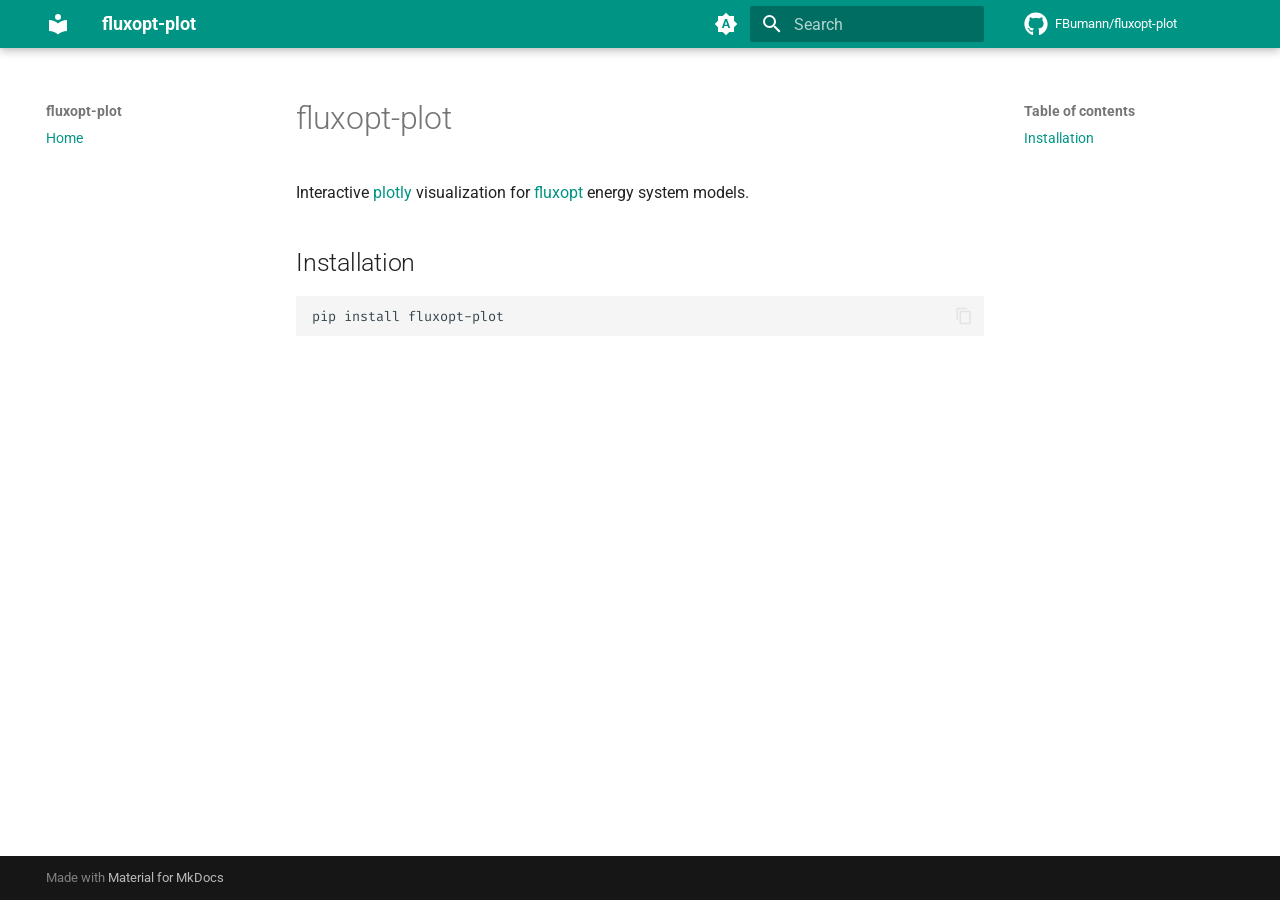
<file: dev/index.html>
<!doctype html>
<html lang="en" class="no-js">
  <head>
    
      <meta charset="utf-8">
      <meta name="viewport" content="width=device-width,initial-scale=1">
      
        <meta name="description" content="Interactive plotly visualization for fluxopt energy system models">
      
      
      
      
      
      
        
      
      
      <link rel="icon" href="assets/images/favicon.png">
      <meta name="generator" content="mkdocs-1.6.1, mkdocs-material-9.7.4">
    
    
      
        <title>fluxopt-plot</title>
      
    
    
      <link rel="stylesheet" href="assets/stylesheets/main.484c7ddc.min.css">
      
        
        <link rel="stylesheet" href="assets/stylesheets/palette.ab4e12ef.min.css">
      
      


    
    
      
    
    
      
        
        
        <link rel="preconnect" href="https://fonts.gstatic.com" crossorigin>
        <link rel="stylesheet" href="https://fonts.googleapis.com/css?family=Roboto:300,300i,400,400i,700,700i%7CFira+Code:400,400i,700,700i&display=fallback">
        <style>:root{--md-text-font:"Roboto";--md-code-font:"Fira Code"}</style>
      
    
    
      <link rel="stylesheet" href="assets/_mkdocstrings.css">
    
      <link rel="stylesheet" href="stylesheets/extra.css">
    
    <script>__md_scope=new URL(".",location),__md_hash=e=>[...e].reduce(((e,_)=>(e<<5)-e+_.charCodeAt(0)),0),__md_get=(e,_=localStorage,t=__md_scope)=>JSON.parse(_.getItem(t.pathname+"."+e)),__md_set=(e,_,t=localStorage,a=__md_scope)=>{try{t.setItem(a.pathname+"."+e,JSON.stringify(_))}catch(e){}}</script>
    
      

    
    
  </head>
  
  
    
    
      
    
    
    
    
    <body dir="ltr" data-md-color-scheme="default" data-md-color-primary="indigo" data-md-color-accent="indigo">
  
    
    <input class="md-toggle" data-md-toggle="drawer" type="checkbox" id="__drawer" autocomplete="off">
    <input class="md-toggle" data-md-toggle="search" type="checkbox" id="__search" autocomplete="off">
    <label class="md-overlay" for="__drawer"></label>
    <div data-md-component="skip">
      
        
        <a href="#fluxopt-plot" class="md-skip">
          Skip to content
        </a>
      
    </div>
    <div data-md-component="announce">
      
    </div>
    
    
      

  

<header class="md-header md-header--shadow" data-md-component="header">
  <nav class="md-header__inner md-grid" aria-label="Header">
    <a href="." title="fluxopt-plot" class="md-header__button md-logo" aria-label="fluxopt-plot" data-md-component="logo">
      
  
  <svg xmlns="http://www.w3.org/2000/svg" viewBox="0 0 24 24"><path d="M12 8a3 3 0 0 0 3-3 3 3 0 0 0-3-3 3 3 0 0 0-3 3 3 3 0 0 0 3 3m0 3.54C9.64 9.35 6.5 8 3 8v11c3.5 0 6.64 1.35 9 3.54 2.36-2.19 5.5-3.54 9-3.54V8c-3.5 0-6.64 1.35-9 3.54"/></svg>

    </a>
    <label class="md-header__button md-icon" for="__drawer">
      
      <svg xmlns="http://www.w3.org/2000/svg" viewBox="0 0 24 24"><path d="M3 6h18v2H3zm0 5h18v2H3zm0 5h18v2H3z"/></svg>
    </label>
    <div class="md-header__title" data-md-component="header-title">
      <div class="md-header__ellipsis">
        <div class="md-header__topic">
          <span class="md-ellipsis">
            fluxopt-plot
          </span>
        </div>
        <div class="md-header__topic" data-md-component="header-topic">
          <span class="md-ellipsis">
            
              Home
            
          </span>
        </div>
      </div>
    </div>
    
      
        <form class="md-header__option" data-md-component="palette">
  
    
    
    
    <input class="md-option" data-md-color-media="(prefers-color-scheme)" data-md-color-scheme="default" data-md-color-primary="indigo" data-md-color-accent="indigo"  aria-label="Switch to light mode"  type="radio" name="__palette" id="__palette_0">
    
      <label class="md-header__button md-icon" title="Switch to light mode" for="__palette_1" hidden>
        <svg xmlns="http://www.w3.org/2000/svg" viewBox="0 0 24 24"><path d="m14.3 16-.7-2h-3.2l-.7 2H7.8L11 7h2l3.2 9zM20 8.69V4h-4.69L12 .69 8.69 4H4v4.69L.69 12 4 15.31V20h4.69L12 23.31 15.31 20H20v-4.69L23.31 12zm-9.15 3.96h2.3L12 9z"/></svg>
      </label>
    
  
    
    
    
    <input class="md-option" data-md-color-media="(prefers-color-scheme: light)" data-md-color-scheme="default" data-md-color-primary="teal" data-md-color-accent="cyan"  aria-label="Switch to dark mode"  type="radio" name="__palette" id="__palette_1">
    
      <label class="md-header__button md-icon" title="Switch to dark mode" for="__palette_2" hidden>
        <svg xmlns="http://www.w3.org/2000/svg" viewBox="0 0 24 24"><path d="M12 8a4 4 0 0 0-4 4 4 4 0 0 0 4 4 4 4 0 0 0 4-4 4 4 0 0 0-4-4m0 10a6 6 0 0 1-6-6 6 6 0 0 1 6-6 6 6 0 0 1 6 6 6 6 0 0 1-6 6m8-9.31V4h-4.69L12 .69 8.69 4H4v4.69L.69 12 4 15.31V20h4.69L12 23.31 15.31 20H20v-4.69L23.31 12z"/></svg>
      </label>
    
  
    
    
    
    <input class="md-option" data-md-color-media="(prefers-color-scheme: dark)" data-md-color-scheme="slate" data-md-color-primary="teal" data-md-color-accent="cyan"  aria-label="Switch to system preference"  type="radio" name="__palette" id="__palette_2">
    
      <label class="md-header__button md-icon" title="Switch to system preference" for="__palette_0" hidden>
        <svg xmlns="http://www.w3.org/2000/svg" viewBox="0 0 24 24"><path d="M12 18c-.89 0-1.74-.2-2.5-.55C11.56 16.5 13 14.42 13 12s-1.44-4.5-3.5-5.45C10.26 6.2 11.11 6 12 6a6 6 0 0 1 6 6 6 6 0 0 1-6 6m8-9.31V4h-4.69L12 .69 8.69 4H4v4.69L.69 12 4 15.31V20h4.69L12 23.31 15.31 20H20v-4.69L23.31 12z"/></svg>
      </label>
    
  
</form>
      
    
    
      <script>var palette=__md_get("__palette");if(palette&&palette.color){if("(prefers-color-scheme)"===palette.color.media){var media=matchMedia("(prefers-color-scheme: light)"),input=document.querySelector(media.matches?"[data-md-color-media='(prefers-color-scheme: light)']":"[data-md-color-media='(prefers-color-scheme: dark)']");palette.color.media=input.getAttribute("data-md-color-media"),palette.color.scheme=input.getAttribute("data-md-color-scheme"),palette.color.primary=input.getAttribute("data-md-color-primary"),palette.color.accent=input.getAttribute("data-md-color-accent")}for(var[key,value]of Object.entries(palette.color))document.body.setAttribute("data-md-color-"+key,value)}</script>
    
    
    
      
      
        <label class="md-header__button md-icon" for="__search">
          
          <svg xmlns="http://www.w3.org/2000/svg" viewBox="0 0 24 24"><path d="M9.5 3A6.5 6.5 0 0 1 16 9.5c0 1.61-.59 3.09-1.56 4.23l.27.27h.79l5 5-1.5 1.5-5-5v-.79l-.27-.27A6.52 6.52 0 0 1 9.5 16 6.5 6.5 0 0 1 3 9.5 6.5 6.5 0 0 1 9.5 3m0 2C7 5 5 7 5 9.5S7 14 9.5 14 14 12 14 9.5 12 5 9.5 5"/></svg>
        </label>
        <div class="md-search" data-md-component="search" role="dialog">
  <label class="md-search__overlay" for="__search"></label>
  <div class="md-search__inner" role="search">
    <form class="md-search__form" name="search">
      <input type="text" class="md-search__input" name="query" aria-label="Search" placeholder="Search" autocapitalize="off" autocorrect="off" autocomplete="off" spellcheck="false" data-md-component="search-query" required>
      <label class="md-search__icon md-icon" for="__search">
        
        <svg xmlns="http://www.w3.org/2000/svg" viewBox="0 0 24 24"><path d="M9.5 3A6.5 6.5 0 0 1 16 9.5c0 1.61-.59 3.09-1.56 4.23l.27.27h.79l5 5-1.5 1.5-5-5v-.79l-.27-.27A6.52 6.52 0 0 1 9.5 16 6.5 6.5 0 0 1 3 9.5 6.5 6.5 0 0 1 9.5 3m0 2C7 5 5 7 5 9.5S7 14 9.5 14 14 12 14 9.5 12 5 9.5 5"/></svg>
        
        <svg xmlns="http://www.w3.org/2000/svg" viewBox="0 0 24 24"><path d="M20 11v2H8l5.5 5.5-1.42 1.42L4.16 12l7.92-7.92L13.5 5.5 8 11z"/></svg>
      </label>
      <nav class="md-search__options" aria-label="Search">
        
        <button type="reset" class="md-search__icon md-icon" title="Clear" aria-label="Clear" tabindex="-1">
          
          <svg xmlns="http://www.w3.org/2000/svg" viewBox="0 0 24 24"><path d="M19 6.41 17.59 5 12 10.59 6.41 5 5 6.41 10.59 12 5 17.59 6.41 19 12 13.41 17.59 19 19 17.59 13.41 12z"/></svg>
        </button>
      </nav>
      
        <div class="md-search__suggest" data-md-component="search-suggest"></div>
      
    </form>
    <div class="md-search__output">
      <div class="md-search__scrollwrap" tabindex="0" data-md-scrollfix>
        <div class="md-search-result" data-md-component="search-result">
          <div class="md-search-result__meta">
            Initializing search
          </div>
          <ol class="md-search-result__list" role="presentation"></ol>
        </div>
      </div>
    </div>
  </div>
</div>
      
    
    
      <div class="md-header__source">
        <a href="https://github.com/FBumann/fluxopt-plot" title="Go to repository" class="md-source" data-md-component="source">
  <div class="md-source__icon md-icon">
    
    <svg xmlns="http://www.w3.org/2000/svg" viewBox="0 0 512 512"><!--! Font Awesome Free 7.1.0 by @fontawesome - https://fontawesome.com License - https://fontawesome.com/license/free (Icons: CC BY 4.0, Fonts: SIL OFL 1.1, Code: MIT License) Copyright 2025 Fonticons, Inc.--><path d="M173.9 397.4c0 2-2.3 3.6-5.2 3.6-3.3.3-5.6-1.3-5.6-3.6 0-2 2.3-3.6 5.2-3.6 3-.3 5.6 1.3 5.6 3.6m-31.1-4.5c-.7 2 1.3 4.3 4.3 4.9 2.6 1 5.6 0 6.2-2s-1.3-4.3-4.3-5.2c-2.6-.7-5.5.3-6.2 2.3m44.2-1.7c-2.9.7-4.9 2.6-4.6 4.9.3 2 2.9 3.3 5.9 2.6 2.9-.7 4.9-2.6 4.6-4.6-.3-1.9-3-3.2-5.9-2.9M252.8 8C114.1 8 8 113.3 8 252c0 110.9 69.8 205.8 169.5 239.2 12.8 2.3 17.3-5.6 17.3-12.1 0-6.2-.3-40.4-.3-61.4 0 0-70 15-84.7-29.8 0 0-11.4-29.1-27.8-36.6 0 0-22.9-15.7 1.6-15.4 0 0 24.9 2 38.6 25.8 21.9 38.6 58.6 27.5 72.9 20.9 2.3-16 8.8-27.1 16-33.7-55.9-6.2-112.3-14.3-112.3-110.5 0-27.5 7.6-41.3 23.6-58.9-2.6-6.5-11.1-33.3 2.6-67.9 20.9-6.5 69 27 69 27 20-5.6 41.5-8.5 62.8-8.5s42.8 2.9 62.8 8.5c0 0 48.1-33.6 69-27 13.7 34.7 5.2 61.4 2.6 67.9 16 17.7 25.8 31.5 25.8 58.9 0 96.5-58.9 104.2-114.8 110.5 9.2 7.9 17 22.9 17 46.4 0 33.7-.3 75.4-.3 83.6 0 6.5 4.6 14.4 17.3 12.1C436.2 457.8 504 362.9 504 252 504 113.3 391.5 8 252.8 8M105.2 352.9c-1.3 1-1 3.3.7 5.2 1.6 1.6 3.9 2.3 5.2 1 1.3-1 1-3.3-.7-5.2-1.6-1.6-3.9-2.3-5.2-1m-10.8-8.1c-.7 1.3.3 2.9 2.3 3.9 1.6 1 3.6.7 4.3-.7.7-1.3-.3-2.9-2.3-3.9-2-.6-3.6-.3-4.3.7m32.4 35.6c-1.6 1.3-1 4.3 1.3 6.2 2.3 2.3 5.2 2.6 6.5 1 1.3-1.3.7-4.3-1.3-6.2-2.2-2.3-5.2-2.6-6.5-1m-11.4-14.7c-1.6 1-1.6 3.6 0 5.9s4.3 3.3 5.6 2.3c1.6-1.3 1.6-3.9 0-6.2-1.4-2.3-4-3.3-5.6-2"/></svg>
  </div>
  <div class="md-source__repository">
    FBumann/fluxopt-plot
  </div>
</a>
      </div>
    
  </nav>
  
</header>
    
    <div class="md-container" data-md-component="container">
      
      
        
          
        
      
      <main class="md-main" data-md-component="main">
        <div class="md-main__inner md-grid">
          
            
              
              <div class="md-sidebar md-sidebar--primary" data-md-component="sidebar" data-md-type="navigation" >
                <div class="md-sidebar__scrollwrap">
                  <div class="md-sidebar__inner">
                    



<nav class="md-nav md-nav--primary" aria-label="Navigation" data-md-level="0">
  <label class="md-nav__title" for="__drawer">
    <a href="." title="fluxopt-plot" class="md-nav__button md-logo" aria-label="fluxopt-plot" data-md-component="logo">
      
  
  <svg xmlns="http://www.w3.org/2000/svg" viewBox="0 0 24 24"><path d="M12 8a3 3 0 0 0 3-3 3 3 0 0 0-3-3 3 3 0 0 0-3 3 3 3 0 0 0 3 3m0 3.54C9.64 9.35 6.5 8 3 8v11c3.5 0 6.64 1.35 9 3.54 2.36-2.19 5.5-3.54 9-3.54V8c-3.5 0-6.64 1.35-9 3.54"/></svg>

    </a>
    fluxopt-plot
  </label>
  
    <div class="md-nav__source">
      <a href="https://github.com/FBumann/fluxopt-plot" title="Go to repository" class="md-source" data-md-component="source">
  <div class="md-source__icon md-icon">
    
    <svg xmlns="http://www.w3.org/2000/svg" viewBox="0 0 512 512"><!--! Font Awesome Free 7.1.0 by @fontawesome - https://fontawesome.com License - https://fontawesome.com/license/free (Icons: CC BY 4.0, Fonts: SIL OFL 1.1, Code: MIT License) Copyright 2025 Fonticons, Inc.--><path d="M173.9 397.4c0 2-2.3 3.6-5.2 3.6-3.3.3-5.6-1.3-5.6-3.6 0-2 2.3-3.6 5.2-3.6 3-.3 5.6 1.3 5.6 3.6m-31.1-4.5c-.7 2 1.3 4.3 4.3 4.9 2.6 1 5.6 0 6.2-2s-1.3-4.3-4.3-5.2c-2.6-.7-5.5.3-6.2 2.3m44.2-1.7c-2.9.7-4.9 2.6-4.6 4.9.3 2 2.9 3.3 5.9 2.6 2.9-.7 4.9-2.6 4.6-4.6-.3-1.9-3-3.2-5.9-2.9M252.8 8C114.1 8 8 113.3 8 252c0 110.9 69.8 205.8 169.5 239.2 12.8 2.3 17.3-5.6 17.3-12.1 0-6.2-.3-40.4-.3-61.4 0 0-70 15-84.7-29.8 0 0-11.4-29.1-27.8-36.6 0 0-22.9-15.7 1.6-15.4 0 0 24.9 2 38.6 25.8 21.9 38.6 58.6 27.5 72.9 20.9 2.3-16 8.8-27.1 16-33.7-55.9-6.2-112.3-14.3-112.3-110.5 0-27.5 7.6-41.3 23.6-58.9-2.6-6.5-11.1-33.3 2.6-67.9 20.9-6.5 69 27 69 27 20-5.6 41.5-8.5 62.8-8.5s42.8 2.9 62.8 8.5c0 0 48.1-33.6 69-27 13.7 34.7 5.2 61.4 2.6 67.9 16 17.7 25.8 31.5 25.8 58.9 0 96.5-58.9 104.2-114.8 110.5 9.2 7.9 17 22.9 17 46.4 0 33.7-.3 75.4-.3 83.6 0 6.5 4.6 14.4 17.3 12.1C436.2 457.8 504 362.9 504 252 504 113.3 391.5 8 252.8 8M105.2 352.9c-1.3 1-1 3.3.7 5.2 1.6 1.6 3.9 2.3 5.2 1 1.3-1 1-3.3-.7-5.2-1.6-1.6-3.9-2.3-5.2-1m-10.8-8.1c-.7 1.3.3 2.9 2.3 3.9 1.6 1 3.6.7 4.3-.7.7-1.3-.3-2.9-2.3-3.9-2-.6-3.6-.3-4.3.7m32.4 35.6c-1.6 1.3-1 4.3 1.3 6.2 2.3 2.3 5.2 2.6 6.5 1 1.3-1.3.7-4.3-1.3-6.2-2.2-2.3-5.2-2.6-6.5-1m-11.4-14.7c-1.6 1-1.6 3.6 0 5.9s4.3 3.3 5.6 2.3c1.6-1.3 1.6-3.9 0-6.2-1.4-2.3-4-3.3-5.6-2"/></svg>
  </div>
  <div class="md-source__repository">
    FBumann/fluxopt-plot
  </div>
</a>
    </div>
  
  <ul class="md-nav__list" data-md-scrollfix>
    
      
      
  
  
    
  
  
  
    <li class="md-nav__item md-nav__item--active">
      
      <input class="md-nav__toggle md-toggle" type="checkbox" id="__toc">
      
      
        
      
      
        <label class="md-nav__link md-nav__link--active" for="__toc">
          
  
  
  <span class="md-ellipsis">
    
  
    Home
  

    
  </span>
  
  

          <span class="md-nav__icon md-icon"></span>
        </label>
      
      <a href="." class="md-nav__link md-nav__link--active">
        
  
  
  <span class="md-ellipsis">
    
  
    Home
  

    
  </span>
  
  

      </a>
      
        

<nav class="md-nav md-nav--secondary" aria-label="Table of contents">
  
  
  
    
  
  
    <label class="md-nav__title" for="__toc">
      <span class="md-nav__icon md-icon"></span>
      Table of contents
    </label>
    <ul class="md-nav__list" data-md-component="toc" data-md-scrollfix>
      
        <li class="md-nav__item">
  <a href="#installation" class="md-nav__link">
    <span class="md-ellipsis">
      
        Installation
      
    </span>
  </a>
  
</li>
      
    </ul>
  
</nav>
      
    </li>
  

    
  </ul>
</nav>
                  </div>
                </div>
              </div>
            
            
              
              <div class="md-sidebar md-sidebar--secondary" data-md-component="sidebar" data-md-type="toc" >
                <div class="md-sidebar__scrollwrap">
                  <div class="md-sidebar__inner">
                    

<nav class="md-nav md-nav--secondary" aria-label="Table of contents">
  
  
  
    
  
  
    <label class="md-nav__title" for="__toc">
      <span class="md-nav__icon md-icon"></span>
      Table of contents
    </label>
    <ul class="md-nav__list" data-md-component="toc" data-md-scrollfix>
      
        <li class="md-nav__item">
  <a href="#installation" class="md-nav__link">
    <span class="md-ellipsis">
      
        Installation
      
    </span>
  </a>
  
</li>
      
    </ul>
  
</nav>
                  </div>
                </div>
              </div>
            
          
          
            <div class="md-content" data-md-component="content">
              
              <article class="md-content__inner md-typeset">
                
                  


  
  


<h1 id="fluxopt-plot">fluxopt-plot<a class="headerlink" href="#fluxopt-plot" title="Permanent link">&para;</a></h1>
<p>Interactive <a href="https://plotly.com/python/">plotly</a> visualization for <a href="https://github.com/FBumann/fluxopt">fluxopt</a> energy system models.</p>
<h2 id="installation">Installation<a class="headerlink" href="#installation" title="Permanent link">&para;</a></h2>
<div class="highlight"><pre><span></span><code><a id="__codelineno-0-1" name="__codelineno-0-1" href="#__codelineno-0-1"></a>pip<span class="w"> </span>install<span class="w"> </span>fluxopt-plot
</code></pre></div>












                
              </article>
            </div>
          
          
<script>var target=document.getElementById(location.hash.slice(1));target&&target.name&&(target.checked=target.name.startsWith("__tabbed_"))</script>
        </div>
        
          <button type="button" class="md-top md-icon" data-md-component="top" hidden>
  
  <svg xmlns="http://www.w3.org/2000/svg" viewBox="0 0 24 24"><path d="M13 20h-2V8l-5.5 5.5-1.42-1.42L12 4.16l7.92 7.92-1.42 1.42L13 8z"/></svg>
  Back to top
</button>
        
      </main>
      
        <footer class="md-footer">
  
    
  
  <div class="md-footer-meta md-typeset">
    <div class="md-footer-meta__inner md-grid">
      <div class="md-copyright">
  
  
    Made with
    <a href="https://squidfunk.github.io/mkdocs-material/" target="_blank" rel="noopener">
      Material for MkDocs
    </a>
  
</div>
      
    </div>
  </div>
</footer>
      
    </div>
    <div class="md-dialog" data-md-component="dialog">
      <div class="md-dialog__inner md-typeset"></div>
    </div>
    
    
    
      
      
      <script id="__config" type="application/json">{"annotate": null, "base": ".", "features": ["navigation.instant", "navigation.tracking", "navigation.top", "navigation.footer", "toc.follow", "search.suggest", "search.highlight", "content.code.copy", "content.code.select"], "search": "assets/javascripts/workers/search.2c215733.min.js", "tags": null, "translations": {"clipboard.copied": "Copied to clipboard", "clipboard.copy": "Copy to clipboard", "search.result.more.one": "1 more on this page", "search.result.more.other": "# more on this page", "search.result.none": "No matching documents", "search.result.one": "1 matching document", "search.result.other": "# matching documents", "search.result.placeholder": "Type to start searching", "search.result.term.missing": "Missing", "select.version": "Select version"}, "version": null}</script>
    
    
      <script src="assets/javascripts/bundle.79ae519e.min.js"></script>
      
    
  </body>
</html>
</file>
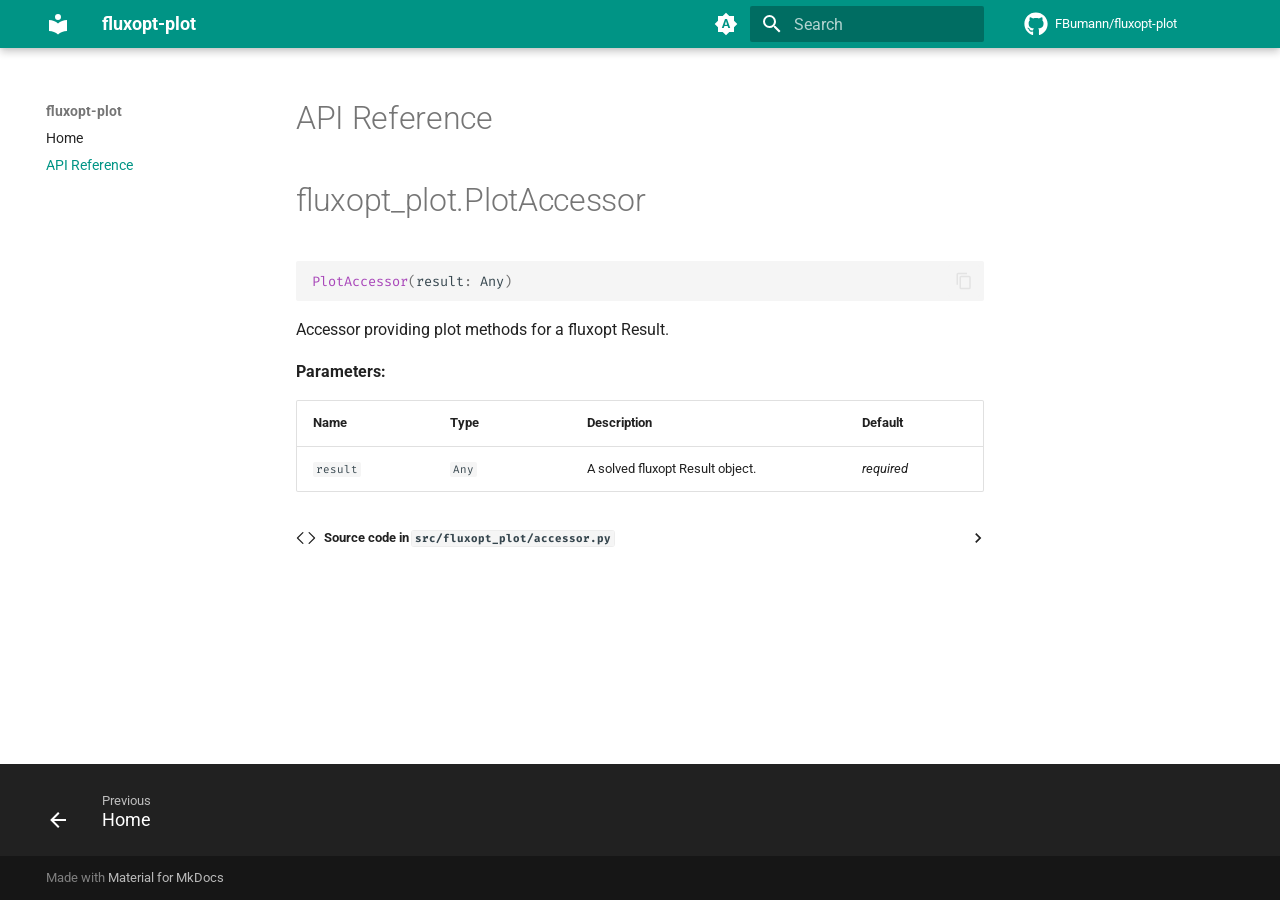
<file: dev/api/index.html>
<!doctype html>
<html lang="en" class="no-js">
  <head>
    
      <meta charset="utf-8">
      <meta name="viewport" content="width=device-width,initial-scale=1">
      
        <meta name="description" content="Interactive plotly visualization for fluxopt energy system models">
      
      
      
      
        <link rel="prev" href="..">
      
      
      
        
      
      
      <link rel="icon" href="../assets/images/favicon.png">
      <meta name="generator" content="mkdocs-1.6.1, mkdocs-material-9.7.4">
    
    
      
        <title>API Reference - fluxopt-plot</title>
      
    
    
      <link rel="stylesheet" href="../assets/stylesheets/main.484c7ddc.min.css">
      
        
        <link rel="stylesheet" href="../assets/stylesheets/palette.ab4e12ef.min.css">
      
      


    
    
      
    
    
      
        
        
        <link rel="preconnect" href="https://fonts.gstatic.com" crossorigin>
        <link rel="stylesheet" href="https://fonts.googleapis.com/css?family=Roboto:300,300i,400,400i,700,700i%7CFira+Code:400,400i,700,700i&display=fallback">
        <style>:root{--md-text-font:"Roboto";--md-code-font:"Fira Code"}</style>
      
    
    
      <link rel="stylesheet" href="../assets/_mkdocstrings.css">
    
      <link rel="stylesheet" href="../stylesheets/extra.css">
    
    <script>__md_scope=new URL("..",location),__md_hash=e=>[...e].reduce(((e,_)=>(e<<5)-e+_.charCodeAt(0)),0),__md_get=(e,_=localStorage,t=__md_scope)=>JSON.parse(_.getItem(t.pathname+"."+e)),__md_set=(e,_,t=localStorage,a=__md_scope)=>{try{t.setItem(a.pathname+"."+e,JSON.stringify(_))}catch(e){}}</script>
    
      

    
    
  </head>
  
  
    
    
      
    
    
    
    
    <body dir="ltr" data-md-color-scheme="default" data-md-color-primary="indigo" data-md-color-accent="indigo">
  
    
    <input class="md-toggle" data-md-toggle="drawer" type="checkbox" id="__drawer" autocomplete="off">
    <input class="md-toggle" data-md-toggle="search" type="checkbox" id="__search" autocomplete="off">
    <label class="md-overlay" for="__drawer"></label>
    <div data-md-component="skip">
      
        
        <a href="#api-reference" class="md-skip">
          Skip to content
        </a>
      
    </div>
    <div data-md-component="announce">
      
    </div>
    
    
      

  

<header class="md-header md-header--shadow" data-md-component="header">
  <nav class="md-header__inner md-grid" aria-label="Header">
    <a href=".." title="fluxopt-plot" class="md-header__button md-logo" aria-label="fluxopt-plot" data-md-component="logo">
      
  
  <svg xmlns="http://www.w3.org/2000/svg" viewBox="0 0 24 24"><path d="M12 8a3 3 0 0 0 3-3 3 3 0 0 0-3-3 3 3 0 0 0-3 3 3 3 0 0 0 3 3m0 3.54C9.64 9.35 6.5 8 3 8v11c3.5 0 6.64 1.35 9 3.54 2.36-2.19 5.5-3.54 9-3.54V8c-3.5 0-6.64 1.35-9 3.54"/></svg>

    </a>
    <label class="md-header__button md-icon" for="__drawer">
      
      <svg xmlns="http://www.w3.org/2000/svg" viewBox="0 0 24 24"><path d="M3 6h18v2H3zm0 5h18v2H3zm0 5h18v2H3z"/></svg>
    </label>
    <div class="md-header__title" data-md-component="header-title">
      <div class="md-header__ellipsis">
        <div class="md-header__topic">
          <span class="md-ellipsis">
            fluxopt-plot
          </span>
        </div>
        <div class="md-header__topic" data-md-component="header-topic">
          <span class="md-ellipsis">
            
              API Reference
            
          </span>
        </div>
      </div>
    </div>
    
      
        <form class="md-header__option" data-md-component="palette">
  
    
    
    
    <input class="md-option" data-md-color-media="(prefers-color-scheme)" data-md-color-scheme="default" data-md-color-primary="indigo" data-md-color-accent="indigo"  aria-label="Switch to light mode"  type="radio" name="__palette" id="__palette_0">
    
      <label class="md-header__button md-icon" title="Switch to light mode" for="__palette_1" hidden>
        <svg xmlns="http://www.w3.org/2000/svg" viewBox="0 0 24 24"><path d="m14.3 16-.7-2h-3.2l-.7 2H7.8L11 7h2l3.2 9zM20 8.69V4h-4.69L12 .69 8.69 4H4v4.69L.69 12 4 15.31V20h4.69L12 23.31 15.31 20H20v-4.69L23.31 12zm-9.15 3.96h2.3L12 9z"/></svg>
      </label>
    
  
    
    
    
    <input class="md-option" data-md-color-media="(prefers-color-scheme: light)" data-md-color-scheme="default" data-md-color-primary="teal" data-md-color-accent="cyan"  aria-label="Switch to dark mode"  type="radio" name="__palette" id="__palette_1">
    
      <label class="md-header__button md-icon" title="Switch to dark mode" for="__palette_2" hidden>
        <svg xmlns="http://www.w3.org/2000/svg" viewBox="0 0 24 24"><path d="M12 8a4 4 0 0 0-4 4 4 4 0 0 0 4 4 4 4 0 0 0 4-4 4 4 0 0 0-4-4m0 10a6 6 0 0 1-6-6 6 6 0 0 1 6-6 6 6 0 0 1 6 6 6 6 0 0 1-6 6m8-9.31V4h-4.69L12 .69 8.69 4H4v4.69L.69 12 4 15.31V20h4.69L12 23.31 15.31 20H20v-4.69L23.31 12z"/></svg>
      </label>
    
  
    
    
    
    <input class="md-option" data-md-color-media="(prefers-color-scheme: dark)" data-md-color-scheme="slate" data-md-color-primary="teal" data-md-color-accent="cyan"  aria-label="Switch to system preference"  type="radio" name="__palette" id="__palette_2">
    
      <label class="md-header__button md-icon" title="Switch to system preference" for="__palette_0" hidden>
        <svg xmlns="http://www.w3.org/2000/svg" viewBox="0 0 24 24"><path d="M12 18c-.89 0-1.74-.2-2.5-.55C11.56 16.5 13 14.42 13 12s-1.44-4.5-3.5-5.45C10.26 6.2 11.11 6 12 6a6 6 0 0 1 6 6 6 6 0 0 1-6 6m8-9.31V4h-4.69L12 .69 8.69 4H4v4.69L.69 12 4 15.31V20h4.69L12 23.31 15.31 20H20v-4.69L23.31 12z"/></svg>
      </label>
    
  
</form>
      
    
    
      <script>var palette=__md_get("__palette");if(palette&&palette.color){if("(prefers-color-scheme)"===palette.color.media){var media=matchMedia("(prefers-color-scheme: light)"),input=document.querySelector(media.matches?"[data-md-color-media='(prefers-color-scheme: light)']":"[data-md-color-media='(prefers-color-scheme: dark)']");palette.color.media=input.getAttribute("data-md-color-media"),palette.color.scheme=input.getAttribute("data-md-color-scheme"),palette.color.primary=input.getAttribute("data-md-color-primary"),palette.color.accent=input.getAttribute("data-md-color-accent")}for(var[key,value]of Object.entries(palette.color))document.body.setAttribute("data-md-color-"+key,value)}</script>
    
    
    
      
      
        <label class="md-header__button md-icon" for="__search">
          
          <svg xmlns="http://www.w3.org/2000/svg" viewBox="0 0 24 24"><path d="M9.5 3A6.5 6.5 0 0 1 16 9.5c0 1.61-.59 3.09-1.56 4.23l.27.27h.79l5 5-1.5 1.5-5-5v-.79l-.27-.27A6.52 6.52 0 0 1 9.5 16 6.5 6.5 0 0 1 3 9.5 6.5 6.5 0 0 1 9.5 3m0 2C7 5 5 7 5 9.5S7 14 9.5 14 14 12 14 9.5 12 5 9.5 5"/></svg>
        </label>
        <div class="md-search" data-md-component="search" role="dialog">
  <label class="md-search__overlay" for="__search"></label>
  <div class="md-search__inner" role="search">
    <form class="md-search__form" name="search">
      <input type="text" class="md-search__input" name="query" aria-label="Search" placeholder="Search" autocapitalize="off" autocorrect="off" autocomplete="off" spellcheck="false" data-md-component="search-query" required>
      <label class="md-search__icon md-icon" for="__search">
        
        <svg xmlns="http://www.w3.org/2000/svg" viewBox="0 0 24 24"><path d="M9.5 3A6.5 6.5 0 0 1 16 9.5c0 1.61-.59 3.09-1.56 4.23l.27.27h.79l5 5-1.5 1.5-5-5v-.79l-.27-.27A6.52 6.52 0 0 1 9.5 16 6.5 6.5 0 0 1 3 9.5 6.5 6.5 0 0 1 9.5 3m0 2C7 5 5 7 5 9.5S7 14 9.5 14 14 12 14 9.5 12 5 9.5 5"/></svg>
        
        <svg xmlns="http://www.w3.org/2000/svg" viewBox="0 0 24 24"><path d="M20 11v2H8l5.5 5.5-1.42 1.42L4.16 12l7.92-7.92L13.5 5.5 8 11z"/></svg>
      </label>
      <nav class="md-search__options" aria-label="Search">
        
        <button type="reset" class="md-search__icon md-icon" title="Clear" aria-label="Clear" tabindex="-1">
          
          <svg xmlns="http://www.w3.org/2000/svg" viewBox="0 0 24 24"><path d="M19 6.41 17.59 5 12 10.59 6.41 5 5 6.41 10.59 12 5 17.59 6.41 19 12 13.41 17.59 19 19 17.59 13.41 12z"/></svg>
        </button>
      </nav>
      
        <div class="md-search__suggest" data-md-component="search-suggest"></div>
      
    </form>
    <div class="md-search__output">
      <div class="md-search__scrollwrap" tabindex="0" data-md-scrollfix>
        <div class="md-search-result" data-md-component="search-result">
          <div class="md-search-result__meta">
            Initializing search
          </div>
          <ol class="md-search-result__list" role="presentation"></ol>
        </div>
      </div>
    </div>
  </div>
</div>
      
    
    
      <div class="md-header__source">
        <a href="https://github.com/FBumann/fluxopt-plot" title="Go to repository" class="md-source" data-md-component="source">
  <div class="md-source__icon md-icon">
    
    <svg xmlns="http://www.w3.org/2000/svg" viewBox="0 0 512 512"><!--! Font Awesome Free 7.1.0 by @fontawesome - https://fontawesome.com License - https://fontawesome.com/license/free (Icons: CC BY 4.0, Fonts: SIL OFL 1.1, Code: MIT License) Copyright 2025 Fonticons, Inc.--><path d="M173.9 397.4c0 2-2.3 3.6-5.2 3.6-3.3.3-5.6-1.3-5.6-3.6 0-2 2.3-3.6 5.2-3.6 3-.3 5.6 1.3 5.6 3.6m-31.1-4.5c-.7 2 1.3 4.3 4.3 4.9 2.6 1 5.6 0 6.2-2s-1.3-4.3-4.3-5.2c-2.6-.7-5.5.3-6.2 2.3m44.2-1.7c-2.9.7-4.9 2.6-4.6 4.9.3 2 2.9 3.3 5.9 2.6 2.9-.7 4.9-2.6 4.6-4.6-.3-1.9-3-3.2-5.9-2.9M252.8 8C114.1 8 8 113.3 8 252c0 110.9 69.8 205.8 169.5 239.2 12.8 2.3 17.3-5.6 17.3-12.1 0-6.2-.3-40.4-.3-61.4 0 0-70 15-84.7-29.8 0 0-11.4-29.1-27.8-36.6 0 0-22.9-15.7 1.6-15.4 0 0 24.9 2 38.6 25.8 21.9 38.6 58.6 27.5 72.9 20.9 2.3-16 8.8-27.1 16-33.7-55.9-6.2-112.3-14.3-112.3-110.5 0-27.5 7.6-41.3 23.6-58.9-2.6-6.5-11.1-33.3 2.6-67.9 20.9-6.5 69 27 69 27 20-5.6 41.5-8.5 62.8-8.5s42.8 2.9 62.8 8.5c0 0 48.1-33.6 69-27 13.7 34.7 5.2 61.4 2.6 67.9 16 17.7 25.8 31.5 25.8 58.9 0 96.5-58.9 104.2-114.8 110.5 9.2 7.9 17 22.9 17 46.4 0 33.7-.3 75.4-.3 83.6 0 6.5 4.6 14.4 17.3 12.1C436.2 457.8 504 362.9 504 252 504 113.3 391.5 8 252.8 8M105.2 352.9c-1.3 1-1 3.3.7 5.2 1.6 1.6 3.9 2.3 5.2 1 1.3-1 1-3.3-.7-5.2-1.6-1.6-3.9-2.3-5.2-1m-10.8-8.1c-.7 1.3.3 2.9 2.3 3.9 1.6 1 3.6.7 4.3-.7.7-1.3-.3-2.9-2.3-3.9-2-.6-3.6-.3-4.3.7m32.4 35.6c-1.6 1.3-1 4.3 1.3 6.2 2.3 2.3 5.2 2.6 6.5 1 1.3-1.3.7-4.3-1.3-6.2-2.2-2.3-5.2-2.6-6.5-1m-11.4-14.7c-1.6 1-1.6 3.6 0 5.9s4.3 3.3 5.6 2.3c1.6-1.3 1.6-3.9 0-6.2-1.4-2.3-4-3.3-5.6-2"/></svg>
  </div>
  <div class="md-source__repository">
    FBumann/fluxopt-plot
  </div>
</a>
      </div>
    
  </nav>
  
</header>
    
    <div class="md-container" data-md-component="container">
      
      
        
          
        
      
      <main class="md-main" data-md-component="main">
        <div class="md-main__inner md-grid">
          
            
              
              <div class="md-sidebar md-sidebar--primary" data-md-component="sidebar" data-md-type="navigation" >
                <div class="md-sidebar__scrollwrap">
                  <div class="md-sidebar__inner">
                    



<nav class="md-nav md-nav--primary" aria-label="Navigation" data-md-level="0">
  <label class="md-nav__title" for="__drawer">
    <a href=".." title="fluxopt-plot" class="md-nav__button md-logo" aria-label="fluxopt-plot" data-md-component="logo">
      
  
  <svg xmlns="http://www.w3.org/2000/svg" viewBox="0 0 24 24"><path d="M12 8a3 3 0 0 0 3-3 3 3 0 0 0-3-3 3 3 0 0 0-3 3 3 3 0 0 0 3 3m0 3.54C9.64 9.35 6.5 8 3 8v11c3.5 0 6.64 1.35 9 3.54 2.36-2.19 5.5-3.54 9-3.54V8c-3.5 0-6.64 1.35-9 3.54"/></svg>

    </a>
    fluxopt-plot
  </label>
  
    <div class="md-nav__source">
      <a href="https://github.com/FBumann/fluxopt-plot" title="Go to repository" class="md-source" data-md-component="source">
  <div class="md-source__icon md-icon">
    
    <svg xmlns="http://www.w3.org/2000/svg" viewBox="0 0 512 512"><!--! Font Awesome Free 7.1.0 by @fontawesome - https://fontawesome.com License - https://fontawesome.com/license/free (Icons: CC BY 4.0, Fonts: SIL OFL 1.1, Code: MIT License) Copyright 2025 Fonticons, Inc.--><path d="M173.9 397.4c0 2-2.3 3.6-5.2 3.6-3.3.3-5.6-1.3-5.6-3.6 0-2 2.3-3.6 5.2-3.6 3-.3 5.6 1.3 5.6 3.6m-31.1-4.5c-.7 2 1.3 4.3 4.3 4.9 2.6 1 5.6 0 6.2-2s-1.3-4.3-4.3-5.2c-2.6-.7-5.5.3-6.2 2.3m44.2-1.7c-2.9.7-4.9 2.6-4.6 4.9.3 2 2.9 3.3 5.9 2.6 2.9-.7 4.9-2.6 4.6-4.6-.3-1.9-3-3.2-5.9-2.9M252.8 8C114.1 8 8 113.3 8 252c0 110.9 69.8 205.8 169.5 239.2 12.8 2.3 17.3-5.6 17.3-12.1 0-6.2-.3-40.4-.3-61.4 0 0-70 15-84.7-29.8 0 0-11.4-29.1-27.8-36.6 0 0-22.9-15.7 1.6-15.4 0 0 24.9 2 38.6 25.8 21.9 38.6 58.6 27.5 72.9 20.9 2.3-16 8.8-27.1 16-33.7-55.9-6.2-112.3-14.3-112.3-110.5 0-27.5 7.6-41.3 23.6-58.9-2.6-6.5-11.1-33.3 2.6-67.9 20.9-6.5 69 27 69 27 20-5.6 41.5-8.5 62.8-8.5s42.8 2.9 62.8 8.5c0 0 48.1-33.6 69-27 13.7 34.7 5.2 61.4 2.6 67.9 16 17.7 25.8 31.5 25.8 58.9 0 96.5-58.9 104.2-114.8 110.5 9.2 7.9 17 22.9 17 46.4 0 33.7-.3 75.4-.3 83.6 0 6.5 4.6 14.4 17.3 12.1C436.2 457.8 504 362.9 504 252 504 113.3 391.5 8 252.8 8M105.2 352.9c-1.3 1-1 3.3.7 5.2 1.6 1.6 3.9 2.3 5.2 1 1.3-1 1-3.3-.7-5.2-1.6-1.6-3.9-2.3-5.2-1m-10.8-8.1c-.7 1.3.3 2.9 2.3 3.9 1.6 1 3.6.7 4.3-.7.7-1.3-.3-2.9-2.3-3.9-2-.6-3.6-.3-4.3.7m32.4 35.6c-1.6 1.3-1 4.3 1.3 6.2 2.3 2.3 5.2 2.6 6.5 1 1.3-1.3.7-4.3-1.3-6.2-2.2-2.3-5.2-2.6-6.5-1m-11.4-14.7c-1.6 1-1.6 3.6 0 5.9s4.3 3.3 5.6 2.3c1.6-1.3 1.6-3.9 0-6.2-1.4-2.3-4-3.3-5.6-2"/></svg>
  </div>
  <div class="md-source__repository">
    FBumann/fluxopt-plot
  </div>
</a>
    </div>
  
  <ul class="md-nav__list" data-md-scrollfix>
    
      
      
  
  
  
  
    <li class="md-nav__item">
      <a href=".." class="md-nav__link">
        
  
  
  <span class="md-ellipsis">
    
  
    Home
  

    
  </span>
  
  

      </a>
    </li>
  

    
      
      
  
  
    
  
  
  
    <li class="md-nav__item md-nav__item--active">
      
      <input class="md-nav__toggle md-toggle" type="checkbox" id="__toc">
      
      
        
      
      
      <a href="./" class="md-nav__link md-nav__link--active">
        
  
  
  <span class="md-ellipsis">
    
  
    API Reference
  

    
  </span>
  
  

      </a>
      
    </li>
  

    
  </ul>
</nav>
                  </div>
                </div>
              </div>
            
            
              
              <div class="md-sidebar md-sidebar--secondary" data-md-component="sidebar" data-md-type="toc" >
                <div class="md-sidebar__scrollwrap">
                  <div class="md-sidebar__inner">
                    

<nav class="md-nav md-nav--secondary" aria-label="Table of contents">
  
  
  
    
  
  
</nav>
                  </div>
                </div>
              </div>
            
          
          
            <div class="md-content" data-md-component="content">
              
              <article class="md-content__inner md-typeset">
                
                  


  
  


<h1 id="api-reference">API Reference<a class="headerlink" href="#api-reference" title="Permanent link">&para;</a></h1>


<div class="doc doc-object doc-class">



<h1 id="fluxopt_plot.PlotAccessor" class="doc doc-heading">
            <span class="doc doc-object-name doc-class-name">fluxopt_plot.PlotAccessor</span>


<a href="#fluxopt_plot.PlotAccessor" class="headerlink" title="Permanent link">&para;</a></h1>
<div class="doc-signature highlight"><pre><span></span><code><a id="__codelineno-0-1" name="__codelineno-0-1" href="#__codelineno-0-1"></a><span class="nf">PlotAccessor</span><span class="p">(</span><span class="n">result</span><span class="p">:</span> <span class="n">Any</span><span class="p">)</span>
</code></pre></div>

    <div class="doc doc-contents first">



        <p>Accessor providing plot methods for a fluxopt Result.</p>


<p><span class="doc-section-title">Parameters:</span></p>
    <table>
      <thead>
        <tr>
          <th>Name</th>
          <th>Type</th>
          <th>Description</th>
          <th>Default</th>
        </tr>
      </thead>
      <tbody>
          <tr class="doc-section-item">
            <td>
                <code>result</code>
            </td>
            <td>
                  <code><span title="typing.Any">Any</span></code>
            </td>
            <td>
              <div class="doc-md-description">
                <p>A solved fluxopt Result object.</p>
              </div>
            </td>
            <td>
                <em>required</em>
            </td>
          </tr>
      </tbody>
    </table>








                  <details class="mkdocstrings-source">
                    <summary>Source code in <code>src/fluxopt_plot/accessor.py</code></summary>
                    <div class="highlight"><table class="highlighttable"><tr><td class="linenos"><div class="linenodiv"><pre><span></span><span class="normal"><a href="#__codelineno-0-15">15</a></span>
<span class="normal"><a href="#__codelineno-0-16">16</a></span></pre></div></td><td class="code"><div><pre><span></span><code><a id="__codelineno-0-15" name="__codelineno-0-15"></a><span class="k">def</span><span class="w"> </span><span class="fm">__init__</span><span class="p">(</span><span class="bp">self</span><span class="p">,</span> <span class="n">result</span><span class="p">:</span> <span class="n">Any</span><span class="p">)</span> <span class="o">-&gt;</span> <span class="kc">None</span><span class="p">:</span>
<a id="__codelineno-0-16" name="__codelineno-0-16"></a>    <span class="bp">self</span><span class="o">.</span><span class="n">_result</span> <span class="o">=</span> <span class="n">result</span>
</code></pre></div></td></tr></table></div>
                  </details>



<div class="doc doc-children">












  </div>

    </div>

</div>












                
              </article>
            </div>
          
          
<script>var target=document.getElementById(location.hash.slice(1));target&&target.name&&(target.checked=target.name.startsWith("__tabbed_"))</script>
        </div>
        
          <button type="button" class="md-top md-icon" data-md-component="top" hidden>
  
  <svg xmlns="http://www.w3.org/2000/svg" viewBox="0 0 24 24"><path d="M13 20h-2V8l-5.5 5.5-1.42-1.42L12 4.16l7.92 7.92-1.42 1.42L13 8z"/></svg>
  Back to top
</button>
        
      </main>
      
        <footer class="md-footer">
  
    
      
      <nav class="md-footer__inner md-grid" aria-label="Footer" >
        
          
          <a href=".." class="md-footer__link md-footer__link--prev" aria-label="Previous: Home">
            <div class="md-footer__button md-icon">
              
              <svg xmlns="http://www.w3.org/2000/svg" viewBox="0 0 24 24"><path d="M20 11v2H8l5.5 5.5-1.42 1.42L4.16 12l7.92-7.92L13.5 5.5 8 11z"/></svg>
            </div>
            <div class="md-footer__title">
              <span class="md-footer__direction">
                Previous
              </span>
              <div class="md-ellipsis">
                Home
              </div>
            </div>
          </a>
        
        
      </nav>
    
  
  <div class="md-footer-meta md-typeset">
    <div class="md-footer-meta__inner md-grid">
      <div class="md-copyright">
  
  
    Made with
    <a href="https://squidfunk.github.io/mkdocs-material/" target="_blank" rel="noopener">
      Material for MkDocs
    </a>
  
</div>
      
    </div>
  </div>
</footer>
      
    </div>
    <div class="md-dialog" data-md-component="dialog">
      <div class="md-dialog__inner md-typeset"></div>
    </div>
    
    
    
      
      
      <script id="__config" type="application/json">{"annotate": null, "base": "..", "features": ["navigation.instant", "navigation.tracking", "navigation.top", "navigation.footer", "toc.follow", "search.suggest", "search.highlight", "content.code.copy", "content.code.select"], "search": "../assets/javascripts/workers/search.2c215733.min.js", "tags": null, "translations": {"clipboard.copied": "Copied to clipboard", "clipboard.copy": "Copy to clipboard", "search.result.more.one": "1 more on this page", "search.result.more.other": "# more on this page", "search.result.none": "No matching documents", "search.result.one": "1 matching document", "search.result.other": "# matching documents", "search.result.placeholder": "Type to start searching", "search.result.term.missing": "Missing", "select.version": "Select version"}, "version": null}</script>
    
    
      <script src="../assets/javascripts/bundle.79ae519e.min.js"></script>
      
    
  </body>
</html>
</file>
<file: dev/assets/_mkdocstrings.css>
/* Avoid breaking parameter names, etc. in table cells. */
.doc-contents td code {
  word-break: normal !important;
}

/* No line break before first paragraph of descriptions. */
.doc-md-description,
.doc-md-description>p:first-child {
  display: inline;
}

/* No text transformation from Material for MkDocs for H5 headings. */
.md-typeset h5 .doc-object-name {
  text-transform: none;
}

/* Max width for docstring sections tables. */
.doc .md-typeset__table,
.doc .md-typeset__table table {
  display: table !important;
  width: 100%;
}

.doc .md-typeset__table tr {
  display: table-row;
}

/* Defaults in Spacy table style. */
.doc-param-default,
.doc-type_param-default {
  float: right;
}

/* Parameter headings must be inline, not blocks. */
.doc-heading-parameter,
.doc-heading-type_parameter {
  display: inline;
}

/* Default font size for parameter headings. */
.md-typeset .doc-heading-parameter {
  font-size: inherit;
}

/* Prefer space on the right, not the left of parameter permalinks. */
.doc-heading-parameter .headerlink,
.doc-heading-type_parameter .headerlink {
  margin-left: 0 !important;
  margin-right: 0.2rem;
}

/* Backward-compatibility: docstring section titles in bold. */
.doc-section-title {
  font-weight: bold;
}

/* Backlinks crumb separator. */
.doc-backlink-crumb {
  display: inline-flex;
  gap: .2rem;
  white-space: nowrap;
  align-items: center;
  vertical-align: middle;
}
.doc-backlink-crumb:not(:first-child)::before {
  background-color: var(--md-default-fg-color--lighter);
  content: "";
  display: inline;
  height: 1rem;
  --md-path-icon: url('data:image/svg+xml;charset=utf-8,<svg xmlns="http://www.w3.org/2000/svg" viewBox="0 0 24 24"><path d="M8.59 16.58 13.17 12 8.59 7.41 10 6l6 6-6 6z"/></svg>');
  -webkit-mask-image: var(--md-path-icon);
  mask-image: var(--md-path-icon);
  width: 1rem;
}
.doc-backlink-crumb.last {
  font-weight: bold;
}

/* Symbols in Navigation and ToC. */
:root, :host,
[data-md-color-scheme="default"] {
  --doc-symbol-parameter-fg-color: #df50af;
  --doc-symbol-type_parameter-fg-color: #df50af;
  --doc-symbol-attribute-fg-color: #953800;
  --doc-symbol-function-fg-color: #8250df;
  --doc-symbol-method-fg-color: #8250df;
  --doc-symbol-class-fg-color: #0550ae;
  --doc-symbol-type_alias-fg-color: #0550ae;
  --doc-symbol-module-fg-color: #5cad0f;

  --doc-symbol-parameter-bg-color: #df50af1a;
  --doc-symbol-type_parameter-bg-color: #df50af1a;
  --doc-symbol-attribute-bg-color: #9538001a;
  --doc-symbol-function-bg-color: #8250df1a;
  --doc-symbol-method-bg-color: #8250df1a;
  --doc-symbol-class-bg-color: #0550ae1a;
  --doc-symbol-type_alias-bg-color: #0550ae1a;
  --doc-symbol-module-bg-color: #5cad0f1a;
}

[data-md-color-scheme="slate"] {
  --doc-symbol-parameter-fg-color: #ffa8cc;
  --doc-symbol-type_parameter-fg-color: #ffa8cc;
  --doc-symbol-attribute-fg-color: #ffa657;
  --doc-symbol-function-fg-color: #d2a8ff;
  --doc-symbol-method-fg-color: #d2a8ff;
  --doc-symbol-class-fg-color: #79c0ff;
  --doc-symbol-type_alias-fg-color: #79c0ff;
  --doc-symbol-module-fg-color: #baff79;

  --doc-symbol-parameter-bg-color: #ffa8cc1a;
  --doc-symbol-type_parameter-bg-color: #ffa8cc1a;
  --doc-symbol-attribute-bg-color: #ffa6571a;
  --doc-symbol-function-bg-color: #d2a8ff1a;
  --doc-symbol-method-bg-color: #d2a8ff1a;
  --doc-symbol-class-bg-color: #79c0ff1a;
  --doc-symbol-type_alias-bg-color: #79c0ff1a;
  --doc-symbol-module-bg-color: #baff791a;
}

code.doc-symbol {
  border-radius: .1rem;
  font-size: .85em;
  padding: 0 .3em;
  font-weight: bold;
}

code.doc-symbol-parameter,
a code.doc-symbol-parameter {
  color: var(--doc-symbol-parameter-fg-color);
  background-color: var(--doc-symbol-parameter-bg-color);
}

code.doc-symbol-parameter::after {
  content: "param";
}

code.doc-symbol-type_parameter,
a code.doc-symbol-type_parameter {
  color: var(--doc-symbol-type_parameter-fg-color);
  background-color: var(--doc-symbol-type_parameter-bg-color);
}

code.doc-symbol-type_parameter::after {
  content: "type-param";
}

code.doc-symbol-attribute,
a code.doc-symbol-attribute {
  color: var(--doc-symbol-attribute-fg-color);
  background-color: var(--doc-symbol-attribute-bg-color);
}

code.doc-symbol-attribute::after {
  content: "attr";
}

code.doc-symbol-function,
a code.doc-symbol-function {
  color: var(--doc-symbol-function-fg-color);
  background-color: var(--doc-symbol-function-bg-color);
}

code.doc-symbol-function::after {
  content: "func";
}

code.doc-symbol-method,
a code.doc-symbol-method {
  color: var(--doc-symbol-method-fg-color);
  background-color: var(--doc-symbol-method-bg-color);
}

code.doc-symbol-method::after {
  content: "meth";
}

code.doc-symbol-class,
a code.doc-symbol-class {
  color: var(--doc-symbol-class-fg-color);
  background-color: var(--doc-symbol-class-bg-color);
}

code.doc-symbol-class::after {
  content: "class";
}


code.doc-symbol-type_alias,
a code.doc-symbol-type_alias {
  color: var(--doc-symbol-type_alias-fg-color);
  background-color: var(--doc-symbol-type_alias-bg-color);
}

code.doc-symbol-type_alias::after {
  content: "type";
}

code.doc-symbol-module,
a code.doc-symbol-module {
  color: var(--doc-symbol-module-fg-color);
  background-color: var(--doc-symbol-module-bg-color);
}

code.doc-symbol-module::after {
  content: "mod";
}

.doc-signature .autorefs {
  color: inherit;
  border-bottom: 1px dotted currentcolor;
}

/* Source code blocks (admonitions). */
:root {
  --md-admonition-icon--mkdocstrings-source: url('data:image/svg+xml;charset=utf-8,<svg xmlns="http://www.w3.org/2000/svg" viewBox="0 0 24 24"><path d="M15.22 4.97a.75.75 0 0 1 1.06 0l6.5 6.5a.75.75 0 0 1 0 1.06l-6.5 6.5a.749.749 0 0 1-1.275-.326.75.75 0 0 1 .215-.734L21.19 12l-5.97-5.97a.75.75 0 0 1 0-1.06m-6.44 0a.75.75 0 0 1 0 1.06L2.81 12l5.97 5.97a.749.749 0 0 1-.326 1.275.75.75 0 0 1-.734-.215l-6.5-6.5a.75.75 0 0 1 0-1.06l6.5-6.5a.75.75 0 0 1 1.06 0"/></svg>')
}
.md-typeset .admonition.mkdocstrings-source,
.md-typeset details.mkdocstrings-source {
  border: none;
  padding: 0;
}
.md-typeset .admonition.mkdocstrings-source:focus-within,
.md-typeset details.mkdocstrings-source:focus-within {
  box-shadow: none;
}
.md-typeset .mkdocstrings-source > .admonition-title,
.md-typeset .mkdocstrings-source > summary {
  background-color: inherit;
}
.md-typeset .mkdocstrings-source > .admonition-title::before,
.md-typeset .mkdocstrings-source > summary::before {
  background-color: var(--md-default-fg-color);
  -webkit-mask-image: var(--md-admonition-icon--mkdocstrings-source);
          mask-image: var(--md-admonition-icon--mkdocstrings-source);
}
</file>
<file: dev/stylesheets/extra.css>
/* Custom styles for fluxopt-plot docs */
</file>
<file: dev/assets/stylesheets/main.484c7ddc.min.css>
@charset "UTF-8";html{-webkit-text-size-adjust:none;-moz-text-size-adjust:none;text-size-adjust:none;box-sizing:border-box}*,:after,:before{box-sizing:inherit}@media (prefers-reduced-motion){*,:after,:before{transition:none!important}}body{margin:0}a,button,input,label{-webkit-tap-highlight-color:transparent}a{color:inherit;text-decoration:none}hr{border:0;box-sizing:initial;display:block;height:.05rem;overflow:visible;padding:0}small{font-size:80%}sub,sup{line-height:1em}img{border-style:none}table{border-collapse:initial;border-spacing:0}td,th{font-weight:400;vertical-align:top}button{background:#0000;border:0;font-family:inherit;font-size:inherit;margin:0;padding:0}input{border:0;outline:none}:root{--md-primary-fg-color:#4051b5;--md-primary-fg-color--light:#5d6cc0;--md-primary-fg-color--dark:#303fa1;--md-primary-bg-color:#fff;--md-primary-bg-color--light:#ffffffb3;--md-accent-fg-color:#526cfe;--md-accent-fg-color--transparent:#526cfe1a;--md-accent-bg-color:#fff;--md-accent-bg-color--light:#ffffffb3}[data-md-color-scheme=default]{color-scheme:light}[data-md-color-scheme=default] img[src$="#gh-dark-mode-only"],[data-md-color-scheme=default] img[src$="#only-dark"]{display:none}:root,[data-md-color-scheme=default]{--md-hue:225deg;--md-default-fg-color:#000000de;--md-default-fg-color--light:#0000008a;--md-default-fg-color--lighter:#00000052;--md-default-fg-color--lightest:#00000012;--md-default-bg-color:#fff;--md-default-bg-color--light:#ffffffb3;--md-default-bg-color--lighter:#ffffff4d;--md-default-bg-color--lightest:#ffffff1f;--md-code-fg-color:#36464e;--md-code-bg-color:#f5f5f5;--md-code-bg-color--light:#f5f5f5b3;--md-code-bg-color--lighter:#f5f5f54d;--md-code-hl-color:#4287ff;--md-code-hl-color--light:#4287ff1a;--md-code-hl-number-color:#d52a2a;--md-code-hl-special-color:#db1457;--md-code-hl-function-color:#a846b9;--md-code-hl-constant-color:#6e59d9;--md-code-hl-keyword-color:#3f6ec6;--md-code-hl-string-color:#1c7d4d;--md-code-hl-name-color:var(--md-code-fg-color);--md-code-hl-operator-color:var(--md-default-fg-color--light);--md-code-hl-punctuation-color:var(--md-default-fg-color--light);--md-code-hl-comment-color:var(--md-default-fg-color--light);--md-code-hl-generic-color:var(--md-default-fg-color--light);--md-code-hl-variable-color:var(--md-default-fg-color--light);--md-typeset-color:var(--md-default-fg-color);--md-typeset-a-color:var(--md-primary-fg-color);--md-typeset-del-color:#f5503d26;--md-typeset-ins-color:#0bd57026;--md-typeset-kbd-color:#fafafa;--md-typeset-kbd-accent-color:#fff;--md-typeset-kbd-border-color:#b8b8b8;--md-typeset-mark-color:#ffff0080;--md-typeset-table-color:#0000001f;--md-typeset-table-color--light:rgba(0,0,0,.035);--md-admonition-fg-color:var(--md-default-fg-color);--md-admonition-bg-color:var(--md-default-bg-color);--md-warning-fg-color:#000000de;--md-warning-bg-color:#ff9;--md-footer-fg-color:#fff;--md-footer-fg-color--light:#ffffffb3;--md-footer-fg-color--lighter:#ffffff73;--md-footer-bg-color:#000000de;--md-footer-bg-color--dark:#00000052;--md-shadow-z1:0 0.2rem 0.5rem #0000000d,0 0 0.05rem #0000001a;--md-shadow-z2:0 0.2rem 0.5rem #0000001a,0 0 0.05rem #00000040;--md-shadow-z3:0 0.2rem 0.5rem #0003,0 0 0.05rem #00000059}.md-icon svg{fill:currentcolor;display:block;height:1.2rem;width:1.2rem}body{-webkit-font-smoothing:antialiased;-moz-osx-font-smoothing:grayscale;--md-text-font-family:var(--md-text-font,_),-apple-system,BlinkMacSystemFont,Helvetica,Arial,sans-serif;--md-code-font-family:var(--md-code-font,_),SFMono-Regular,Consolas,Menlo,monospace}aside,body,input{font-feature-settings:"kern","liga";color:var(--md-typeset-color);font-family:var(--md-text-font-family)}code,kbd,pre{font-feature-settings:"kern";font-family:var(--md-code-font-family)}:root{--md-typeset-table-sort-icon:url('data:image/svg+xml;charset=utf-8,<svg xmlns="http://www.w3.org/2000/svg" viewBox="0 0 24 24"><path d="m18 21-4-4h3V7h-3l4-4 4 4h-3v10h3M2 19v-2h10v2M2 13v-2h7v2M2 7V5h4v2z"/></svg>');--md-typeset-table-sort-icon--asc:url('data:image/svg+xml;charset=utf-8,<svg xmlns="http://www.w3.org/2000/svg" viewBox="0 0 24 24"><path d="M19 17h3l-4 4-4-4h3V3h2M2 17h10v2H2M6 5v2H2V5m0 6h7v2H2z"/></svg>');--md-typeset-table-sort-icon--desc:url('data:image/svg+xml;charset=utf-8,<svg xmlns="http://www.w3.org/2000/svg" viewBox="0 0 24 24"><path d="M19 7h3l-4-4-4 4h3v14h2M2 17h10v2H2M6 5v2H2V5m0 6h7v2H2z"/></svg>')}.md-typeset{-webkit-print-color-adjust:exact;color-adjust:exact;font-size:.8rem;line-height:1.6;overflow-wrap:break-word}@media print{.md-typeset{font-size:.68rem}}.md-typeset blockquote,.md-typeset dl,.md-typeset figure,.md-typeset ol,.md-typeset pre,.md-typeset ul{margin-bottom:1em;margin-top:1em}.md-typeset h1{color:var(--md-default-fg-color--light);font-size:2em;line-height:1.3;margin:0 0 1.25em}.md-typeset h1,.md-typeset h2{font-weight:300;letter-spacing:-.01em}.md-typeset h2{font-size:1.5625em;line-height:1.4;margin:1.6em 0 .64em}.md-typeset h3{font-size:1.25em;font-weight:400;letter-spacing:-.01em;line-height:1.5;margin:1.6em 0 .8em}.md-typeset h2+h3{margin-top:.8em}.md-typeset h4{font-weight:700;letter-spacing:-.01em;margin:1em 0}.md-typeset h5,.md-typeset h6{color:var(--md-default-fg-color--light);font-size:.8em;font-weight:700;letter-spacing:-.01em;margin:1.25em 0}.md-typeset h5{text-transform:uppercase}.md-typeset h5 code{text-transform:none}.md-typeset hr{border-bottom:.05rem solid var(--md-default-fg-color--lightest);display:flow-root;margin:1.5em 0}.md-typeset a{color:var(--md-typeset-a-color);word-break:break-word}.md-typeset a,.md-typeset a:before{transition:color 125ms}.md-typeset a:focus,.md-typeset a:hover{color:var(--md-accent-fg-color)}.md-typeset a:focus code,.md-typeset a:hover code{background-color:var(--md-accent-fg-color--transparent);color:var(--md-accent-fg-color)}.md-typeset a code{color:var(--md-typeset-a-color)}.md-typeset a.focus-visible{outline-color:var(--md-accent-fg-color);outline-offset:.2rem}.md-typeset code,.md-typeset kbd,.md-typeset pre{color:var(--md-code-fg-color);direction:ltr;font-variant-ligatures:none;transition:background-color 125ms}@media print{.md-typeset code,.md-typeset kbd,.md-typeset pre{white-space:pre-wrap}}.md-typeset code{background-color:var(--md-code-bg-color);border-radius:.1rem;-webkit-box-decoration-break:clone;box-decoration-break:clone;font-size:.85em;padding:0 .2941176471em;transition:color 125ms,background-color 125ms;word-break:break-word}.md-typeset code:not(.focus-visible){-webkit-tap-highlight-color:transparent;outline:none}.md-typeset pre{display:flow-root;line-height:1.4;position:relative}.md-typeset pre>code{-webkit-box-decoration-break:slice;box-decoration-break:slice;box-shadow:none;display:block;margin:0;outline-color:var(--md-accent-fg-color);overflow:auto;padding:.7720588235em 1.1764705882em;scrollbar-color:var(--md-default-fg-color--lighter) #0000;scrollbar-width:thin;touch-action:auto;word-break:normal}.md-typeset pre>code:hover{scrollbar-color:var(--md-accent-fg-color) #0000}.md-typeset pre>code::-webkit-scrollbar{height:.2rem;width:.2rem}.md-typeset pre>code::-webkit-scrollbar-thumb{background-color:var(--md-default-fg-color--lighter)}.md-typeset pre>code::-webkit-scrollbar-thumb:hover{background-color:var(--md-accent-fg-color)}.md-typeset kbd{background-color:var(--md-typeset-kbd-color);border-radius:.1rem;box-shadow:0 .1rem 0 .05rem var(--md-typeset-kbd-border-color),0 .1rem 0 var(--md-typeset-kbd-border-color),0 -.1rem .2rem var(--md-typeset-kbd-accent-color) inset;color:var(--md-default-fg-color);display:inline-block;font-size:.75em;padding:0 .6666666667em;vertical-align:text-top;word-break:break-word}.md-typeset mark{background-color:var(--md-typeset-mark-color);-webkit-box-decoration-break:clone;box-decoration-break:clone;color:inherit;word-break:break-word}.md-typeset abbr{cursor:help;text-decoration:none}.md-typeset [data-preview],.md-typeset abbr{border-bottom:.05rem dotted var(--md-default-fg-color--light)}.md-typeset small{opacity:.75}[dir=ltr] .md-typeset sub,[dir=ltr] .md-typeset sup{margin-left:.078125em}[dir=rtl] .md-typeset sub,[dir=rtl] .md-typeset sup{margin-right:.078125em}[dir=ltr] .md-typeset blockquote{padding-left:.6rem}[dir=rtl] .md-typeset blockquote{padding-right:.6rem}[dir=ltr] .md-typeset blockquote{border-left:.2rem solid var(--md-default-fg-color--lighter)}[dir=rtl] .md-typeset blockquote{border-right:.2rem solid var(--md-default-fg-color--lighter)}.md-typeset blockquote{color:var(--md-default-fg-color--light);margin-left:0;margin-right:0}.md-typeset ul{list-style-type:disc}.md-typeset ul[type]{list-style-type:revert-layer}[dir=ltr] .md-typeset ol,[dir=ltr] .md-typeset ul{margin-left:.625em}[dir=rtl] .md-typeset ol,[dir=rtl] .md-typeset ul{margin-right:.625em}.md-typeset ol,.md-typeset ul{padding:0}.md-typeset ol:not([hidden]),.md-typeset ul:not([hidden]){display:flow-root}.md-typeset ol ol,.md-typeset ul ol{list-style-type:lower-alpha}.md-typeset ol ol ol,.md-typeset ul ol ol{list-style-type:lower-roman}.md-typeset ol ol ol ol,.md-typeset ul ol ol ol{list-style-type:upper-alpha}.md-typeset ol ol ol ol ol,.md-typeset ul ol ol ol ol{list-style-type:upper-roman}.md-typeset ol[type],.md-typeset ul[type]{list-style-type:revert-layer}[dir=ltr] .md-typeset ol li,[dir=ltr] .md-typeset ul li{margin-left:1.25em}[dir=rtl] .md-typeset ol li,[dir=rtl] .md-typeset ul li{margin-right:1.25em}.md-typeset ol li,.md-typeset ul li{margin-bottom:.5em}.md-typeset ol li blockquote,.md-typeset ol li p,.md-typeset ul li blockquote,.md-typeset ul li p{margin:.5em 0}.md-typeset ol li:last-child,.md-typeset ul li:last-child{margin-bottom:0}[dir=ltr] .md-typeset ol li ol,[dir=ltr] .md-typeset ol li ul,[dir=ltr] .md-typeset ul li ol,[dir=ltr] .md-typeset ul li ul{margin-left:.625em}[dir=rtl] .md-typeset ol li ol,[dir=rtl] .md-typeset ol li ul,[dir=rtl] .md-typeset ul li ol,[dir=rtl] .md-typeset ul li ul{margin-right:.625em}.md-typeset ol li ol,.md-typeset ol li ul,.md-typeset ul li ol,.md-typeset ul li ul{margin-bottom:.5em;margin-top:.5em}[dir=ltr] .md-typeset dd{margin-left:1.875em}[dir=rtl] .md-typeset dd{margin-right:1.875em}.md-typeset dd{margin-bottom:1.5em;margin-top:1em}.md-typeset img,.md-typeset svg,.md-typeset video{height:auto;max-width:100%}.md-typeset img[align=left]{margin:1em 1em 1em 0}.md-typeset img[align=right]{margin:1em 0 1em 1em}.md-typeset img[align]:only-child{margin-top:0}.md-typeset figure{display:flow-root;margin:1em auto;max-width:100%;text-align:center;width:fit-content}.md-typeset figure img{display:block;margin:0 auto}.md-typeset figcaption{font-style:italic;margin:1em auto;max-width:24rem}.md-typeset iframe{max-width:100%}.md-typeset table:not([class]){background-color:var(--md-default-bg-color);border:.05rem solid var(--md-typeset-table-color);border-radius:.1rem;display:inline-block;font-size:.64rem;max-width:100%;overflow:auto;touch-action:auto}@media print{.md-typeset table:not([class]){display:table}}.md-typeset table:not([class])+*{margin-top:1.5em}.md-typeset table:not([class]) td>:first-child,.md-typeset table:not([class]) th>:first-child{margin-top:0}.md-typeset table:not([class]) td>:last-child,.md-typeset table:not([class]) th>:last-child{margin-bottom:0}.md-typeset table:not([class]) td:not([align]),.md-typeset table:not([class]) th:not([align]){text-align:left}[dir=rtl] .md-typeset table:not([class]) td:not([align]),[dir=rtl] .md-typeset table:not([class]) th:not([align]){text-align:right}.md-typeset table:not([class]) th{font-weight:700;min-width:5rem;padding:.9375em 1.25em;vertical-align:top}.md-typeset table:not([class]) td{border-top:.05rem solid var(--md-typeset-table-color);padding:.9375em 1.25em;vertical-align:top}.md-typeset table:not([class]) tbody tr{transition:background-color 125ms}.md-typeset table:not([class]) tbody tr:hover{background-color:var(--md-typeset-table-color--light);box-shadow:0 .05rem 0 var(--md-default-bg-color) inset}.md-typeset table:not([class]) a{word-break:normal}.md-typeset table th[role=columnheader]{cursor:pointer}[dir=ltr] .md-typeset table th[role=columnheader]:after{margin-left:.5em}[dir=rtl] .md-typeset table th[role=columnheader]:after{margin-right:.5em}.md-typeset table th[role=columnheader]:after{content:"";display:inline-block;height:1.2em;-webkit-mask-image:var(--md-typeset-table-sort-icon);mask-image:var(--md-typeset-table-sort-icon);-webkit-mask-repeat:no-repeat;mask-repeat:no-repeat;-webkit-mask-size:contain;mask-size:contain;transition:background-color 125ms;vertical-align:text-bottom;width:1.2em}.md-typeset table th[role=columnheader]:hover:after{background-color:var(--md-default-fg-color--lighter)}.md-typeset table th[role=columnheader][aria-sort=ascending]:after{background-color:var(--md-default-fg-color--light);-webkit-mask-image:var(--md-typeset-table-sort-icon--asc);mask-image:var(--md-typeset-table-sort-icon--asc)}.md-typeset table th[role=columnheader][aria-sort=descending]:after{background-color:var(--md-default-fg-color--light);-webkit-mask-image:var(--md-typeset-table-sort-icon--desc);mask-image:var(--md-typeset-table-sort-icon--desc)}.md-typeset__scrollwrap{margin:1em -.8rem;overflow-x:auto;touch-action:auto}.md-typeset__table{display:inline-block;margin-bottom:.5em;padding:0 .8rem}@media print{.md-typeset__table{display:block}}html .md-typeset__table table{display:table;margin:0;overflow:hidden;width:100%}@media screen and (max-width:44.984375em){.md-content__inner>pre{margin:1em -.8rem}.md-content__inner>pre code{border-radius:0}}.md-typeset .md-author{border-radius:100%;display:block;flex-shrink:0;height:1.6rem;overflow:hidden;position:relative;transition:color 125ms,transform 125ms;width:1.6rem}.md-typeset .md-author img{display:block}.md-typeset .md-author--more{background:var(--md-default-fg-color--lightest);color:var(--md-default-fg-color--lighter);font-size:.6rem;font-weight:700;line-height:1.6rem;text-align:center}.md-typeset .md-author--long{height:2.4rem;width:2.4rem}.md-typeset a.md-author{transform:scale(1)}.md-typeset a.md-author img{border-radius:100%;filter:grayscale(100%) opacity(75%);transition:filter 125ms}.md-typeset a.md-author:focus,.md-typeset a.md-author:hover{transform:scale(1.1);z-index:1}.md-typeset a.md-author:focus img,.md-typeset a.md-author:hover img{filter:grayscale(0)}.md-banner{background-color:var(--md-footer-bg-color);color:var(--md-footer-fg-color);overflow:auto}@media print{.md-banner{display:none}}.md-banner--warning{background-color:var(--md-warning-bg-color);color:var(--md-warning-fg-color)}.md-banner__inner{font-size:.7rem;margin:.6rem auto;padding:0 .8rem}[dir=ltr] .md-banner__button{float:right}[dir=rtl] .md-banner__button{float:left}.md-banner__button{color:inherit;cursor:pointer;transition:opacity .25s}.no-js .md-banner__button{display:none}.md-banner__button:hover{opacity:.7}html{font-size:125%;height:100%;overflow-x:hidden}@media screen and (min-width:100em){html{font-size:137.5%}}@media screen and (min-width:125em){html{font-size:150%}}body{background-color:var(--md-default-bg-color);display:flex;flex-direction:column;font-size:.5rem;min-height:100%;position:relative;width:100%}@media print{body{display:block}}@media screen and (max-width:59.984375em){body[data-md-scrolllock]{position:fixed}}.md-grid{margin-left:auto;margin-right:auto;max-width:61rem}.md-container{display:flex;flex-direction:column;flex-grow:1}@media print{.md-container{display:block}}.md-main{flex-grow:1}.md-main__inner{display:flex;height:100%;margin-top:1.5rem}.md-ellipsis{overflow:hidden;text-overflow:ellipsis}.md-toggle{display:none}.md-option{height:0;opacity:0;position:absolute;width:0}.md-option:checked+label:not([hidden]){display:block}.md-option.focus-visible+label{outline-color:var(--md-accent-fg-color);outline-style:auto}.md-skip{background-color:var(--md-default-fg-color);border-radius:.1rem;color:var(--md-default-bg-color);font-size:.64rem;margin:.5rem;opacity:0;outline-color:var(--md-accent-fg-color);padding:.3rem .5rem;position:fixed;transform:translateY(.4rem);z-index:-1}.md-skip:focus{opacity:1;transform:translateY(0);transition:transform .25s cubic-bezier(.4,0,.2,1),opacity 175ms 75ms;z-index:10}@page{margin:25mm}:root{--md-clipboard-icon:url('data:image/svg+xml;charset=utf-8,<svg xmlns="http://www.w3.org/2000/svg" viewBox="0 0 24 24"><path d="M19 21H8V7h11m0-2H8a2 2 0 0 0-2 2v14a2 2 0 0 0 2 2h11a2 2 0 0 0 2-2V7a2 2 0 0 0-2-2m-3-4H4a2 2 0 0 0-2 2v14h2V3h12z"/></svg>')}.md-clipboard{border-radius:.1rem;color:var(--md-default-fg-color--lightest);cursor:pointer;height:1.5em;outline-color:var(--md-accent-fg-color);outline-offset:.1rem;transition:color .25s;width:1.5em;z-index:1}@media print{.md-clipboard{display:none}}.md-clipboard:not(.focus-visible){-webkit-tap-highlight-color:transparent;outline:none}:hover>.md-clipboard{color:var(--md-default-fg-color--light)}.md-clipboard:focus,.md-clipboard:hover{color:var(--md-accent-fg-color)}.md-clipboard:after{background-color:currentcolor;content:"";display:block;height:1.125em;margin:0 auto;-webkit-mask-image:var(--md-clipboard-icon);mask-image:var(--md-clipboard-icon);-webkit-mask-position:center;mask-position:center;-webkit-mask-repeat:no-repeat;mask-repeat:no-repeat;-webkit-mask-size:contain;mask-size:contain;width:1.125em}.md-clipboard--inline{cursor:pointer}.md-clipboard--inline code{transition:color .25s,background-color .25s}.md-clipboard--inline:focus code,.md-clipboard--inline:hover code{background-color:var(--md-accent-fg-color--transparent);color:var(--md-accent-fg-color)}:root{--md-code-select-icon:url('data:image/svg+xml;charset=utf-8,<svg xmlns="http://www.w3.org/2000/svg" viewBox="0 0 24 24"><path d="M19 19h-4v2h4c1.1 0 2-.9 2-2v-4h-2m0-12h-4v2h4v4h2V5c0-1.1-.9-2-2-2M5 5h4V3H5c-1.1 0-2 .9-2 2v4h2m0 6H3v4c0 1.1.9 2 2 2h4v-2H5zm2-4h2v2H7zm4 0h2v2h-2zm4 0h2v2h-2zM7 7h2v2H7zm4 0h2v2h-2zm4 0h2v2h-2zm-8 8h2v2H7zm4 0h2v2h-2zm4 0h2v2h-2z"/></svg>');--md-code-copy-icon:url('data:image/svg+xml;charset=utf-8,<svg xmlns="http://www.w3.org/2000/svg" viewBox="0 0 24 24"><path d="M19 21H8V7h11m0-2H8a2 2 0 0 0-2 2v14a2 2 0 0 0 2 2h11a2 2 0 0 0 2-2V7a2 2 0 0 0-2-2m-3-4H4a2 2 0 0 0-2 2v14h2V3h12z"/></svg>')}.md-typeset .md-code__content{display:grid}.md-code__nav{background-color:var(--md-code-bg-color--lighter);border-radius:.1rem;display:flex;gap:.2rem;padding:.2rem;position:absolute;right:.25em;top:.25em;transition:background-color .25s;z-index:1}:hover>.md-code__nav{background-color:var(--md-code-bg-color--light)}.md-code__button{color:var(--md-default-fg-color--lightest);cursor:pointer;display:block;height:1.5em;outline-color:var(--md-accent-fg-color);outline-offset:.1rem;transition:color .25s;width:1.5em}:hover>*>.md-code__button{color:var(--md-default-fg-color--light)}.md-code__button.focus-visible,.md-code__button:hover{color:var(--md-accent-fg-color)}.md-code__button--active{color:var(--md-default-fg-color)!important}.md-code__button:after{background-color:currentcolor;content:"";display:block;height:1.125em;margin:0 auto;-webkit-mask-position:center;mask-position:center;-webkit-mask-repeat:no-repeat;mask-repeat:no-repeat;-webkit-mask-size:contain;mask-size:contain;width:1.125em}.md-code__button[data-md-type=select]:after{-webkit-mask-image:var(--md-code-select-icon);mask-image:var(--md-code-select-icon)}.md-code__button[data-md-type=copy]:after{-webkit-mask-image:var(--md-code-copy-icon);mask-image:var(--md-code-copy-icon)}@keyframes consent{0%{opacity:0;transform:translateY(100%)}to{opacity:1;transform:translateY(0)}}@keyframes overlay{0%{opacity:0}to{opacity:1}}.md-consent__overlay{animation:overlay .25s both;-webkit-backdrop-filter:blur(.1rem);backdrop-filter:blur(.1rem);background-color:#0000008a;height:100%;opacity:1;position:fixed;top:0;width:100%;z-index:5}.md-consent__inner{animation:consent .5s cubic-bezier(.1,.7,.1,1) both;background-color:var(--md-default-bg-color);border:0;border-radius:.1rem;bottom:0;box-shadow:0 0 .2rem #0000001a,0 .2rem .4rem #0003;max-height:100%;overflow:auto;padding:0;position:fixed;width:100%;z-index:5}.md-consent__form{padding:.8rem}.md-consent__settings{display:none;margin:1em 0}input:checked+.md-consent__settings{display:block}.md-consent__controls{margin-bottom:.8rem}.md-typeset .md-consent__controls .md-button{display:inline}@media screen and (max-width:44.984375em){.md-typeset .md-consent__controls .md-button{display:block;margin-top:.4rem;text-align:center;width:100%}}.md-consent label{cursor:pointer}.md-content{flex-grow:1;min-width:0}.md-content__inner{margin:0 .8rem 1.2rem;padding-top:.6rem}@media screen and (min-width:76.25em){[dir=ltr] .md-sidebar--primary:not([hidden])~.md-content>.md-content__inner{margin-left:1.2rem}[dir=ltr] .md-sidebar--secondary:not([hidden])~.md-content>.md-content__inner,[dir=rtl] .md-sidebar--primary:not([hidden])~.md-content>.md-content__inner{margin-right:1.2rem}[dir=rtl] .md-sidebar--secondary:not([hidden])~.md-content>.md-content__inner{margin-left:1.2rem}}.md-content__inner:before{content:"";display:block;height:.4rem}.md-content__inner>:last-child{margin-bottom:0}[dir=ltr] .md-content__button{float:right}[dir=rtl] .md-content__button{float:left}[dir=ltr] .md-content__button{margin-left:.4rem}[dir=rtl] .md-content__button{margin-right:.4rem}.md-content__button{margin:.4rem 0;padding:0}@media print{.md-content__button{display:none}}.md-typeset .md-content__button{color:var(--md-default-fg-color--lighter)}.md-content__button svg{display:inline;vertical-align:top}[dir=rtl] .md-content__button svg{transform:scaleX(-1)}[dir=ltr] .md-dialog{right:.8rem}[dir=rtl] .md-dialog{left:.8rem}.md-dialog{background-color:var(--md-default-fg-color);border-radius:.1rem;bottom:.8rem;box-shadow:var(--md-shadow-z3);min-width:11.1rem;opacity:0;padding:.4rem .6rem;pointer-events:none;position:fixed;transform:translateY(100%);transition:transform 0ms .4s,opacity .4s;z-index:4}@media print{.md-dialog{display:none}}.md-dialog--active{opacity:1;pointer-events:auto;transform:translateY(0);transition:transform .4s cubic-bezier(.075,.85,.175,1),opacity .4s}.md-dialog__inner{color:var(--md-default-bg-color);font-size:.7rem}.md-feedback{margin:2em 0 1em;text-align:center}.md-feedback fieldset{border:none;margin:0;padding:0}.md-feedback__title{font-weight:700;margin:1em auto}.md-feedback__inner{position:relative}.md-feedback__list{display:flex;flex-wrap:wrap;place-content:baseline center;position:relative}.md-feedback__list:hover .md-icon:not(:disabled){color:var(--md-default-fg-color--lighter)}:disabled .md-feedback__list{min-height:1.8rem}.md-feedback__icon{color:var(--md-default-fg-color--light);cursor:pointer;flex-shrink:0;margin:0 .1rem;transition:color 125ms}.md-feedback__icon:not(:disabled).md-icon:hover{color:var(--md-accent-fg-color)}.md-feedback__icon:disabled{color:var(--md-default-fg-color--lightest);pointer-events:none}.md-feedback__note{opacity:0;position:relative;transform:translateY(.4rem);transition:transform .4s cubic-bezier(.1,.7,.1,1),opacity .15s}.md-feedback__note>*{margin:0 auto;max-width:16rem}:disabled .md-feedback__note{opacity:1;transform:translateY(0)}@media print{.md-feedback{display:none}}.md-footer{background-color:var(--md-footer-bg-color);color:var(--md-footer-fg-color)}@media print{.md-footer{display:none}}.md-footer__inner{justify-content:space-between;overflow:auto;padding:.2rem}.md-footer__inner:not([hidden]){display:flex}.md-footer__link{align-items:end;display:flex;flex-grow:0.01;margin-bottom:.4rem;margin-top:1rem;max-width:100%;outline-color:var(--md-accent-fg-color);overflow:hidden;transition:opacity .25s}.md-footer__link:focus,.md-footer__link:hover{opacity:.7}[dir=rtl] .md-footer__link svg{transform:scaleX(-1)}@media screen and (max-width:44.984375em){.md-footer__link--prev{flex-shrink:0}.md-footer__link--prev .md-footer__title{display:none}}[dir=ltr] .md-footer__link--next{margin-left:auto}[dir=rtl] .md-footer__link--next{margin-right:auto}.md-footer__link--next{text-align:right}[dir=rtl] .md-footer__link--next{text-align:left}.md-footer__title{flex-grow:1;font-size:.9rem;margin-bottom:.7rem;max-width:calc(100% - 2.4rem);padding:0 1rem;white-space:nowrap}.md-footer__button{margin:.2rem;padding:.4rem}.md-footer__direction{font-size:.64rem;opacity:.7}.md-footer-meta{background-color:var(--md-footer-bg-color--dark)}.md-footer-meta__inner{display:flex;flex-wrap:wrap;justify-content:space-between;padding:.2rem}html .md-footer-meta.md-typeset a{color:var(--md-footer-fg-color--light)}html .md-footer-meta.md-typeset a:focus,html .md-footer-meta.md-typeset a:hover{color:var(--md-footer-fg-color)}.md-copyright{color:var(--md-footer-fg-color--lighter);font-size:.64rem;margin:auto .6rem;padding:.4rem 0;width:100%}@media screen and (min-width:45em){.md-copyright{width:auto}}.md-copyright__highlight{color:var(--md-footer-fg-color--light)}.md-social{display:inline-flex;gap:.2rem;margin:0 .4rem;padding:.2rem 0 .6rem}@media screen and (min-width:45em){.md-social{padding:.6rem 0}}.md-social__link{display:inline-block;height:1.6rem;text-align:center;width:1.6rem}.md-social__link:before{line-height:1.9}.md-social__link svg{fill:currentcolor;max-height:.8rem;vertical-align:-25%}.md-typeset .md-button{border:.1rem solid;border-radius:.1rem;color:var(--md-primary-fg-color);cursor:pointer;display:inline-block;font-weight:700;padding:.625em 2em;transition:color 125ms,background-color 125ms,border-color 125ms}.md-typeset .md-button--primary{background-color:var(--md-primary-fg-color);border-color:var(--md-primary-fg-color);color:var(--md-primary-bg-color)}.md-typeset .md-button:focus,.md-typeset .md-button:hover{background-color:var(--md-accent-fg-color);border-color:var(--md-accent-fg-color);color:var(--md-accent-bg-color)}[dir=ltr] .md-typeset .md-input{border-top-left-radius:.1rem}[dir=ltr] .md-typeset .md-input,[dir=rtl] .md-typeset .md-input{border-top-right-radius:.1rem}[dir=rtl] .md-typeset .md-input{border-top-left-radius:.1rem}.md-typeset .md-input{border-bottom:.1rem solid var(--md-default-fg-color--lighter);box-shadow:var(--md-shadow-z1);font-size:.8rem;height:1.8rem;padding:0 .6rem;transition:border .25s,box-shadow .25s}.md-typeset .md-input:focus,.md-typeset .md-input:hover{border-bottom-color:var(--md-accent-fg-color);box-shadow:var(--md-shadow-z2)}.md-typeset .md-input--stretch{width:100%}.md-header{background-color:var(--md-primary-fg-color);box-shadow:0 0 .2rem #0000,0 .2rem .4rem #0000;color:var(--md-primary-bg-color);display:block;left:0;position:sticky;right:0;top:0;z-index:4}@media print{.md-header{display:none}}.md-header[hidden]{transform:translateY(-100%);transition:transform .25s cubic-bezier(.8,0,.6,1),box-shadow .25s}.md-header--shadow{box-shadow:0 0 .2rem #0000001a,0 .2rem .4rem #0003;transition:transform .25s cubic-bezier(.1,.7,.1,1),box-shadow .25s}.md-header__inner{align-items:center;display:flex;padding:0 .2rem}.md-header__button{color:currentcolor;cursor:pointer;margin:.2rem;outline-color:var(--md-accent-fg-color);padding:.4rem;position:relative;transition:opacity .25s;vertical-align:middle;z-index:1}.md-header__button:hover{opacity:.7}.md-header__button:not([hidden]){display:inline-block}.md-header__button:not(.focus-visible){-webkit-tap-highlight-color:transparent;outline:none}.md-header__button.md-logo{margin:.2rem;padding:.4rem}@media screen and (max-width:76.234375em){.md-header__button.md-logo{display:none}}.md-header__button.md-logo img,.md-header__button.md-logo svg{fill:currentcolor;display:block;height:1.2rem;width:auto}@media screen and (min-width:60em){.md-header__button[for=__search]{display:none}}.no-js .md-header__button[for=__search]{display:none}[dir=rtl] .md-header__button[for=__search] svg{transform:scaleX(-1)}@media screen and (min-width:76.25em){.md-header__button[for=__drawer]{display:none}}.md-header__topic{display:flex;max-width:100%;position:absolute;transition:transform .4s cubic-bezier(.1,.7,.1,1),opacity .15s;white-space:nowrap}.md-header__topic+.md-header__topic{opacity:0;pointer-events:none;transform:translateX(1.25rem);transition:transform .4s cubic-bezier(1,.7,.1,.1),opacity .15s;z-index:-1}[dir=rtl] .md-header__topic+.md-header__topic{transform:translateX(-1.25rem)}.md-header__topic:first-child{font-weight:700}[dir=ltr] .md-header__title{margin-left:1rem;margin-right:.4rem}[dir=rtl] .md-header__title{margin-left:.4rem;margin-right:1rem}.md-header__title{flex-grow:1;font-size:.9rem;height:2.4rem;line-height:2.4rem}.md-header__title--active .md-header__topic{opacity:0;pointer-events:none;transform:translateX(-1.25rem);transition:transform .4s cubic-bezier(1,.7,.1,.1),opacity .15s;z-index:-1}[dir=rtl] .md-header__title--active .md-header__topic{transform:translateX(1.25rem)}.md-header__title--active .md-header__topic+.md-header__topic{opacity:1;pointer-events:auto;transform:translateX(0);transition:transform .4s cubic-bezier(.1,.7,.1,1),opacity .15s;z-index:0}.md-header__title>.md-header__ellipsis{height:100%;position:relative;width:100%}.md-header__option{display:flex;flex-shrink:0;max-width:100%;transition:max-width 0ms .25s,opacity .25s .25s;white-space:nowrap}[data-md-toggle=search]:checked~.md-header .md-header__option{max-width:0;opacity:0;transition:max-width 0ms,opacity 0ms}.md-header__option>input{bottom:0}.md-header__source{display:none}@media screen and (min-width:60em){[dir=ltr] .md-header__source{margin-left:1rem}[dir=rtl] .md-header__source{margin-right:1rem}.md-header__source{display:block;max-width:11.7rem;width:11.7rem}}@media screen and (min-width:76.25em){[dir=ltr] .md-header__source{margin-left:1.4rem}[dir=rtl] .md-header__source{margin-right:1.4rem}}.md-meta{color:var(--md-default-fg-color--light);font-size:.7rem;line-height:1.3}.md-meta__list{display:inline-flex;flex-wrap:wrap;list-style:none;margin:0;padding:0}.md-meta__item:not(:last-child):after{content:"·";margin-left:.2rem;margin-right:.2rem}.md-meta__link{color:var(--md-typeset-a-color)}.md-meta__link:focus,.md-meta__link:hover{color:var(--md-accent-fg-color)}.md-draft{background-color:#ff1744;border-radius:.125em;color:#fff;display:inline-block;font-weight:700;padding-left:.5714285714em;padding-right:.5714285714em}:root{--md-nav-icon--prev:url('data:image/svg+xml;charset=utf-8,<svg xmlns="http://www.w3.org/2000/svg" viewBox="0 0 24 24"><path d="M20 11v2H8l5.5 5.5-1.42 1.42L4.16 12l7.92-7.92L13.5 5.5 8 11z"/></svg>');--md-nav-icon--next:url('data:image/svg+xml;charset=utf-8,<svg xmlns="http://www.w3.org/2000/svg" viewBox="0 0 24 24"><path d="M8.59 16.58 13.17 12 8.59 7.41 10 6l6 6-6 6z"/></svg>');--md-toc-icon:url('data:image/svg+xml;charset=utf-8,<svg xmlns="http://www.w3.org/2000/svg" viewBox="0 0 24 24"><path d="M3 9h14V7H3zm0 4h14v-2H3zm0 4h14v-2H3zm16 0h2v-2h-2zm0-10v2h2V7zm0 6h2v-2h-2z"/></svg>')}.md-nav{font-size:.7rem;line-height:1.3}.md-nav__title{color:var(--md-default-fg-color--light);display:block;font-weight:700;overflow:hidden;padding:0 .6rem;text-overflow:ellipsis}.md-nav__title .md-nav__button{display:none}.md-nav__title .md-nav__button img{height:100%;width:auto}.md-nav__title .md-nav__button.md-logo img,.md-nav__title .md-nav__button.md-logo svg{fill:currentcolor;display:block;height:2.4rem;max-width:100%;object-fit:contain;width:auto}.md-nav__list{list-style:none;margin:0;padding:0}.md-nav__link{align-items:flex-start;display:flex;gap:.4rem;margin-top:.625em;scroll-snap-align:start;transition:color 125ms}.md-nav__link--passed,.md-nav__link--passed code{color:var(--md-default-fg-color--light)}.md-nav__item .md-nav__link--active,.md-nav__item .md-nav__link--active code{color:var(--md-typeset-a-color)}.md-nav__link .md-ellipsis{position:relative}.md-nav__link .md-ellipsis code{word-break:normal}[dir=ltr] .md-nav__link .md-icon:last-child{margin-left:auto}[dir=rtl] .md-nav__link .md-icon:last-child{margin-right:auto}.md-nav__link .md-typeset{font-size:.7rem;line-height:1.3}.md-nav__link svg{fill:currentcolor;flex-shrink:0;height:1.3em;position:relative}.md-nav__link[for]:focus,.md-nav__link[for]:hover,.md-nav__link[href]:focus,.md-nav__link[href]:hover{color:var(--md-accent-fg-color);cursor:pointer}.md-nav__link[for]:focus code,.md-nav__link[for]:hover code,.md-nav__link[href]:focus code,.md-nav__link[href]:hover code{background-color:var(--md-accent-fg-color--transparent);color:var(--md-accent-fg-color)}.md-nav__link.focus-visible{outline-color:var(--md-accent-fg-color);outline-offset:.2rem}.md-nav--primary .md-nav__link[for=__toc]{display:none}.md-nav--primary .md-nav__link[for=__toc] .md-icon:after{background-color:currentcolor;display:block;height:100%;-webkit-mask-image:var(--md-toc-icon);mask-image:var(--md-toc-icon);width:100%}.md-nav--primary .md-nav__link[for=__toc]~.md-nav{display:none}.md-nav__container>.md-nav__link{margin-top:0}.md-nav__container>.md-nav__link:first-child{flex-grow:1;min-width:0}.md-nav__icon{flex-shrink:0}.md-nav__source{display:none}@media screen and (max-width:76.234375em){.md-nav--primary,.md-nav--primary .md-nav{background-color:var(--md-default-bg-color);display:flex;flex-direction:column;height:100%;left:0;position:absolute;right:0;top:0;z-index:1}.md-nav--primary .md-nav__item,.md-nav--primary .md-nav__title{font-size:.8rem;line-height:1.5}.md-nav--primary .md-nav__title{background-color:var(--md-default-fg-color--lightest);color:var(--md-default-fg-color--light);cursor:pointer;height:5.6rem;line-height:2.4rem;padding:3rem .8rem .2rem;position:relative;white-space:nowrap}[dir=ltr] .md-nav--primary .md-nav__title .md-nav__icon{left:.4rem}[dir=rtl] .md-nav--primary .md-nav__title .md-nav__icon{right:.4rem}.md-nav--primary .md-nav__title .md-nav__icon{display:block;height:1.2rem;margin:.2rem;position:absolute;top:.4rem;width:1.2rem}.md-nav--primary .md-nav__title .md-nav__icon:after{background-color:currentcolor;content:"";display:block;height:100%;-webkit-mask-image:var(--md-nav-icon--prev);mask-image:var(--md-nav-icon--prev);-webkit-mask-position:center;mask-position:center;-webkit-mask-repeat:no-repeat;mask-repeat:no-repeat;-webkit-mask-size:contain;mask-size:contain;width:100%}.md-nav--primary .md-nav__title~.md-nav__list{background-color:var(--md-default-bg-color);box-shadow:0 .05rem 0 var(--md-default-fg-color--lightest) inset;overflow-y:auto;scroll-snap-type:y mandatory;touch-action:pan-y}.md-nav--primary .md-nav__title~.md-nav__list>:first-child{border-top:0}.md-nav--primary .md-nav__title[for=__drawer]{background-color:var(--md-primary-fg-color);color:var(--md-primary-bg-color);font-weight:700}.md-nav--primary .md-nav__title .md-logo{display:block;left:.2rem;margin:.2rem;padding:.4rem;position:absolute;right:.2rem;top:.2rem}.md-nav--primary .md-nav__list{flex:1}.md-nav--primary .md-nav__item{border-top:.05rem solid var(--md-default-fg-color--lightest)}.md-nav--primary .md-nav__item--active>.md-nav__link{color:var(--md-typeset-a-color)}.md-nav--primary .md-nav__item--active>.md-nav__link:focus,.md-nav--primary .md-nav__item--active>.md-nav__link:hover{color:var(--md-accent-fg-color)}.md-nav--primary .md-nav__link{margin-top:0;padding:.6rem .8rem}.md-nav--primary .md-nav__link svg{margin-top:.1em}.md-nav--primary .md-nav__link>.md-nav__link{padding:0}[dir=ltr] .md-nav--primary .md-nav__link .md-nav__icon{margin-right:-.2rem}[dir=rtl] .md-nav--primary .md-nav__link .md-nav__icon{margin-left:-.2rem}.md-nav--primary .md-nav__link .md-nav__icon{font-size:1.2rem;height:1.2rem;width:1.2rem}.md-nav--primary .md-nav__link .md-nav__icon:after{background-color:currentcolor;content:"";display:block;height:100%;-webkit-mask-image:var(--md-nav-icon--next);mask-image:var(--md-nav-icon--next);-webkit-mask-position:center;mask-position:center;-webkit-mask-repeat:no-repeat;mask-repeat:no-repeat;-webkit-mask-size:contain;mask-size:contain;width:100%}[dir=rtl] .md-nav--primary .md-nav__icon:after{transform:scale(-1)}.md-nav--primary .md-nav--secondary .md-nav{background-color:initial;position:static}[dir=ltr] .md-nav--primary .md-nav--secondary .md-nav .md-nav__link{padding-left:1.4rem}[dir=rtl] .md-nav--primary .md-nav--secondary .md-nav .md-nav__link{padding-right:1.4rem}[dir=ltr] .md-nav--primary .md-nav--secondary .md-nav .md-nav .md-nav__link{padding-left:2rem}[dir=rtl] .md-nav--primary .md-nav--secondary .md-nav .md-nav .md-nav__link{padding-right:2rem}[dir=ltr] .md-nav--primary .md-nav--secondary .md-nav .md-nav .md-nav .md-nav__link{padding-left:2.6rem}[dir=rtl] .md-nav--primary .md-nav--secondary .md-nav .md-nav .md-nav .md-nav__link{padding-right:2.6rem}[dir=ltr] .md-nav--primary .md-nav--secondary .md-nav .md-nav .md-nav .md-nav .md-nav__link{padding-left:3.2rem}[dir=rtl] .md-nav--primary .md-nav--secondary .md-nav .md-nav .md-nav .md-nav .md-nav__link{padding-right:3.2rem}.md-nav--secondary{background-color:initial}.md-nav__toggle~.md-nav{display:flex;opacity:0;transform:translateX(100%);transition:transform .25s cubic-bezier(.8,0,.6,1),opacity 125ms 50ms}[dir=rtl] .md-nav__toggle~.md-nav{transform:translateX(-100%)}.md-nav__toggle:checked~.md-nav{opacity:1;transform:translateX(0);transition:transform .25s cubic-bezier(.4,0,.2,1),opacity 125ms 125ms}.md-nav__toggle:checked~.md-nav>.md-nav__list{backface-visibility:hidden}}@media screen and (max-width:59.984375em){.md-nav--primary .md-nav__link[for=__toc]{display:flex}.md-nav--primary .md-nav__link[for=__toc] .md-icon:after{content:""}.md-nav--primary .md-nav__link[for=__toc]+.md-nav__link{display:none}.md-nav--primary .md-nav__link[for=__toc]~.md-nav{display:flex}.md-nav__source{background-color:var(--md-primary-fg-color--dark);color:var(--md-primary-bg-color);display:block;padding:0 .2rem}}@media screen and (min-width:60em) and (max-width:76.234375em){.md-nav--integrated .md-nav__link[for=__toc]{display:flex}.md-nav--integrated .md-nav__link[for=__toc] .md-icon:after{content:""}.md-nav--integrated .md-nav__link[for=__toc]+.md-nav__link{display:none}.md-nav--integrated .md-nav__link[for=__toc]~.md-nav{display:flex}}@media screen and (min-width:60em){.md-nav{margin-bottom:-.4rem}.md-nav--secondary .md-nav__title{background:var(--md-default-bg-color);box-shadow:0 0 .4rem .4rem var(--md-default-bg-color);position:sticky;top:0;z-index:1}.md-nav--secondary .md-nav__title[for=__toc]{scroll-snap-align:start}.md-nav--secondary .md-nav__title .md-nav__icon{display:none}[dir=ltr] .md-nav--secondary .md-nav__list{padding-left:.6rem}[dir=rtl] .md-nav--secondary .md-nav__list{padding-right:.6rem}.md-nav--secondary .md-nav__list{padding-bottom:.4rem}[dir=ltr] .md-nav--secondary .md-nav__item>.md-nav__link{margin-right:.4rem}[dir=rtl] .md-nav--secondary .md-nav__item>.md-nav__link{margin-left:.4rem}}@media screen and (min-width:76.25em){.md-nav{margin-bottom:-.4rem;transition:max-height .25s cubic-bezier(.86,0,.07,1)}.md-nav--primary .md-nav__title{background:var(--md-default-bg-color);box-shadow:0 0 .4rem .4rem var(--md-default-bg-color);position:sticky;top:0;z-index:1}.md-nav--primary .md-nav__title[for=__drawer]{scroll-snap-align:start}.md-nav--primary .md-nav__title .md-nav__icon{display:none}[dir=ltr] .md-nav--primary .md-nav__list{padding-left:.6rem}[dir=rtl] .md-nav--primary .md-nav__list{padding-right:.6rem}.md-nav--primary .md-nav__list{padding-bottom:.4rem}[dir=ltr] .md-nav--primary .md-nav__item>.md-nav__link{margin-right:.4rem}[dir=rtl] .md-nav--primary .md-nav__item>.md-nav__link{margin-left:.4rem}.md-nav__toggle~.md-nav{display:grid;grid-template-rows:minmax(.4rem,0fr);opacity:0;transition:grid-template-rows .25s cubic-bezier(.86,0,.07,1),opacity .25s,visibility 0ms .25s;visibility:collapse}.md-nav__toggle~.md-nav>.md-nav__list{overflow:hidden}.md-nav__toggle.md-toggle--indeterminate~.md-nav,.md-nav__toggle:checked~.md-nav{grid-template-rows:minmax(.4rem,1fr);opacity:1;transition:grid-template-rows .25s cubic-bezier(.86,0,.07,1),opacity .15s .1s,visibility 0ms;visibility:visible}.md-nav__toggle.md-toggle--indeterminate~.md-nav{transition:none}.md-nav__item--nested>.md-nav>.md-nav__title{display:none}.md-nav__item--section{display:block;margin:1.25em 0}.md-nav__item--section:last-child{margin-bottom:0}.md-nav__item--section>.md-nav__link{font-weight:700}.md-nav__item--section>.md-nav__link[for]{color:var(--md-default-fg-color--light)}.md-nav__item--section>.md-nav__link:not(.md-nav__container){pointer-events:none}.md-nav__item--section>.md-nav__link .md-icon,.md-nav__item--section>.md-nav__link>[for]{display:none}[dir=ltr] .md-nav__item--section>.md-nav{margin-left:-.6rem}[dir=rtl] .md-nav__item--section>.md-nav{margin-right:-.6rem}.md-nav__item--section>.md-nav{display:block;opacity:1;visibility:visible}.md-nav__item--section>.md-nav>.md-nav__list>.md-nav__item{padding:0}.md-nav__icon{border-radius:100%;height:.9rem;transition:background-color .25s;width:.9rem}.md-nav__icon:hover{background-color:var(--md-accent-fg-color--transparent)}.md-nav__icon:after{background-color:currentcolor;border-radius:100%;content:"";display:inline-block;height:100%;-webkit-mask-image:var(--md-nav-icon--next);mask-image:var(--md-nav-icon--next);-webkit-mask-position:center;mask-position:center;-webkit-mask-repeat:no-repeat;mask-repeat:no-repeat;-webkit-mask-size:contain;mask-size:contain;transition:transform .25s;vertical-align:-.1rem;width:100%}[dir=rtl] .md-nav__icon:after{transform:rotate(180deg)}.md-nav__item--nested .md-nav__toggle:checked~.md-nav__link .md-nav__icon:after,.md-nav__item--nested .md-toggle--indeterminate~.md-nav__link .md-nav__icon:after{transform:rotate(90deg)}.md-nav--lifted>.md-nav__list>.md-nav__item,.md-nav--lifted>.md-nav__title{display:none}.md-nav--lifted>.md-nav__list>.md-nav__item--active{display:block}.md-nav--lifted>.md-nav__list>.md-nav__item--active>.md-nav__link{background:var(--md-default-bg-color);box-shadow:0 0 .4rem .4rem var(--md-default-bg-color);margin-top:0;position:sticky;top:0;z-index:1}.md-nav--lifted>.md-nav__list>.md-nav__item--active>.md-nav__link:not(.md-nav__container){pointer-events:none}.md-nav--lifted>.md-nav__list>.md-nav__item--active.md-nav__item--section{margin:0}[dir=ltr] .md-nav--lifted>.md-nav__list>.md-nav__item>.md-nav:not(.md-nav--secondary){margin-left:-.6rem}[dir=rtl] .md-nav--lifted>.md-nav__list>.md-nav__item>.md-nav:not(.md-nav--secondary){margin-right:-.6rem}.md-nav--lifted>.md-nav__list>.md-nav__item>[for]{color:var(--md-default-fg-color--light)}.md-nav--lifted .md-nav[data-md-level="1"]{grid-template-rows:minmax(.4rem,1fr);opacity:1;visibility:visible}[dir=ltr] .md-nav--integrated>.md-nav__list>.md-nav__item--active .md-nav--secondary{border-left:.05rem solid var(--md-primary-fg-color)}[dir=rtl] .md-nav--integrated>.md-nav__list>.md-nav__item--active .md-nav--secondary{border-right:.05rem solid var(--md-primary-fg-color)}.md-nav--integrated>.md-nav__list>.md-nav__item--active .md-nav--secondary{display:block;margin-bottom:1.25em;opacity:1;visibility:visible}.md-nav--integrated>.md-nav__list>.md-nav__item--active .md-nav--secondary>.md-nav__list{overflow:visible;padding-bottom:0}.md-nav--integrated>.md-nav__list>.md-nav__item--active .md-nav--secondary>.md-nav__title{display:none}}.md-pagination{font-size:.8rem;font-weight:700;gap:.4rem}.md-pagination,.md-pagination>*{align-items:center;display:flex;justify-content:center}.md-pagination>*{border-radius:.2rem;height:1.8rem;min-width:1.8rem;text-align:center}.md-pagination__current{background-color:var(--md-default-fg-color--lightest);color:var(--md-default-fg-color--light)}.md-pagination__link{transition:color 125ms,background-color 125ms}.md-pagination__link:focus,.md-pagination__link:hover{background-color:var(--md-accent-fg-color--transparent);color:var(--md-accent-fg-color)}.md-pagination__link:focus svg,.md-pagination__link:hover svg{color:var(--md-accent-fg-color)}.md-pagination__link.focus-visible{outline-color:var(--md-accent-fg-color);outline-offset:.2rem}.md-pagination__link svg{fill:currentcolor;color:var(--md-default-fg-color--lighter);display:block;max-height:100%;width:1.2rem}:root{--md-path-icon:url('data:image/svg+xml;charset=utf-8,<svg xmlns="http://www.w3.org/2000/svg" viewBox="0 0 24 24"><path d="M8.59 16.58 13.17 12 8.59 7.41 10 6l6 6-6 6z"/></svg>')}.md-path{font-size:.7rem;margin:0 .8rem;overflow:auto;padding-top:1.2rem}.md-path:not([hidden]){display:block}@media screen and (min-width:76.25em){.md-path{margin:0 1.2rem}}.md-path__list{align-items:center;display:flex;gap:.2rem;list-style:none;margin:0;padding:0}.md-path__item:not(:first-child){display:inline-flex;gap:.2rem;white-space:nowrap}.md-path__item:not(:first-child):before{background-color:var(--md-default-fg-color--lighter);content:"";display:inline;height:.8rem;-webkit-mask-image:var(--md-path-icon);mask-image:var(--md-path-icon);width:.8rem}.md-path__link{align-items:center;color:var(--md-default-fg-color--light);display:flex}.md-path__link:focus,.md-path__link:hover{color:var(--md-accent-fg-color)}:root{--md-post-pin-icon:url('data:image/svg+xml;charset=utf-8,<svg xmlns="http://www.w3.org/2000/svg" viewBox="0 0 24 24"><path d="M16 12V4h1V2H7v2h1v8l-2 2v2h5.2v6h1.6v-6H18v-2z"/></svg>')}.md-post__back{border-bottom:.05rem solid var(--md-default-fg-color--lightest);margin-bottom:1.2rem;padding-bottom:1.2rem}@media screen and (max-width:76.234375em){.md-post__back{display:none}}[dir=rtl] .md-post__back svg{transform:scaleX(-1)}.md-post__authors{display:flex;flex-direction:column;gap:.6rem;margin:0 .6rem 1.2rem}.md-post .md-post__meta a{transition:color 125ms}.md-post .md-post__meta a:focus,.md-post .md-post__meta a:hover{color:var(--md-accent-fg-color)}.md-post__title{color:var(--md-default-fg-color--light);font-weight:700}.md-post--excerpt{margin-bottom:3.2rem}.md-post--excerpt .md-post__header{align-items:center;display:flex;gap:.6rem;min-height:1.6rem}.md-post--excerpt .md-post__authors{align-items:center;display:inline-flex;flex-direction:row;gap:.2rem;margin:0;min-height:2.4rem}[dir=ltr] .md-post--excerpt .md-post__meta .md-meta__list{margin-right:.4rem}[dir=rtl] .md-post--excerpt .md-post__meta .md-meta__list{margin-left:.4rem}.md-post--excerpt .md-post__content>:first-child{--md-scroll-margin:6rem;margin-top:0}.md-post>.md-nav--secondary{margin:1em 0}.md-pin{background:var(--md-default-fg-color--lightest);border-radius:1rem;margin-top:-.05rem;padding:.2rem}.md-pin:after{background-color:currentcolor;content:"";display:block;height:.6rem;margin:0 auto;-webkit-mask-image:var(--md-post-pin-icon);mask-image:var(--md-post-pin-icon);-webkit-mask-position:center;mask-position:center;-webkit-mask-repeat:no-repeat;mask-repeat:no-repeat;-webkit-mask-size:contain;mask-size:contain;width:.6rem}.md-profile{align-items:center;display:flex;font-size:.7rem;gap:.6rem;line-height:1.4;width:100%}.md-profile__description{flex-grow:1}.md-content--post{display:flex}@media screen and (max-width:76.234375em){.md-content--post{flex-flow:column-reverse}}.md-content--post>.md-content__inner{flex-grow:1;min-width:0}@media screen and (min-width:76.25em){[dir=ltr] .md-content--post>.md-content__inner{margin-left:1.2rem}[dir=rtl] .md-content--post>.md-content__inner{margin-right:1.2rem}}@media screen and (max-width:76.234375em){.md-sidebar.md-sidebar--post{padding:0;position:static;width:100%}.md-sidebar.md-sidebar--post .md-sidebar__scrollwrap{overflow:visible}.md-sidebar.md-sidebar--post .md-sidebar__inner{padding:0}.md-sidebar.md-sidebar--post .md-post__meta{margin-left:.6rem;margin-right:.6rem}.md-sidebar.md-sidebar--post .md-nav__item{border:none;display:inline}.md-sidebar.md-sidebar--post .md-nav__list{display:inline-flex;flex-wrap:wrap;gap:.6rem;padding-bottom:.6rem;padding-top:.6rem}.md-sidebar.md-sidebar--post .md-nav__link{padding:0}.md-sidebar.md-sidebar--post .md-nav{height:auto;margin-bottom:0;position:static}}:root{--md-progress-value:0;--md-progress-delay:400ms}.md-progress{background:var(--md-primary-bg-color);height:.075rem;opacity:min(clamp(0,var(--md-progress-value),1),clamp(0,100 - var(--md-progress-value),1));position:fixed;top:0;transform:scaleX(calc(var(--md-progress-value)*1%));transform-origin:left;transition:transform .5s cubic-bezier(.19,1,.22,1),opacity .25s var(--md-progress-delay);width:100%;z-index:4}:root{--md-search-result-icon:url('data:image/svg+xml;charset=utf-8,<svg xmlns="http://www.w3.org/2000/svg" viewBox="0 0 24 24"><path d="M14 2H6a2 2 0 0 0-2 2v16a2 2 0 0 0 2 2h7c-.41-.25-.8-.56-1.14-.9-.33-.33-.61-.7-.86-1.1H6V4h7v5h5v1.18c.71.16 1.39.43 2 .82V8zm6.31 16.9c1.33-2.11.69-4.9-1.4-6.22-2.11-1.33-4.91-.68-6.22 1.4-1.34 2.11-.69 4.89 1.4 6.22 1.46.93 3.32.93 4.79.02L22 23.39 23.39 22zm-3.81.1a2.5 2.5 0 0 1-2.5-2.5 2.5 2.5 0 0 1 2.5-2.5 2.5 2.5 0 0 1 2.5 2.5 2.5 2.5 0 0 1-2.5 2.5"/></svg>')}.md-search{position:relative}@media screen and (min-width:60em){.md-search{padding:.2rem 0}}.no-js .md-search{display:none}.md-search__overlay{opacity:0;z-index:1}@media screen and (max-width:59.984375em){[dir=ltr] .md-search__overlay{left:-2.2rem}[dir=rtl] .md-search__overlay{right:-2.2rem}.md-search__overlay{background-color:var(--md-default-bg-color);border-radius:1rem;height:2rem;overflow:hidden;pointer-events:none;position:absolute;top:-1rem;transform-origin:center;transition:transform .3s .1s,opacity .2s .2s;width:2rem}[data-md-toggle=search]:checked~.md-header .md-search__overlay{opacity:1;transition:transform .4s,opacity .1s}}@media screen and (min-width:60em){[dir=ltr] .md-search__overlay{left:0}[dir=rtl] .md-search__overlay{right:0}.md-search__overlay{background-color:#0000008a;cursor:pointer;height:0;position:fixed;top:0;transition:width 0ms .25s,height 0ms .25s,opacity .25s;width:0}[data-md-toggle=search]:checked~.md-header .md-search__overlay{height:200vh;opacity:1;transition:width 0ms,height 0ms,opacity .25s;width:100%}}@media screen and (max-width:29.984375em){[data-md-toggle=search]:checked~.md-header .md-search__overlay{transform:scale(45)}}@media screen and (min-width:30em) and (max-width:44.984375em){[data-md-toggle=search]:checked~.md-header .md-search__overlay{transform:scale(60)}}@media screen and (min-width:45em) and (max-width:59.984375em){[data-md-toggle=search]:checked~.md-header .md-search__overlay{transform:scale(75)}}.md-search__inner{backface-visibility:hidden}@media screen and (max-width:59.984375em){[dir=ltr] .md-search__inner{left:0}[dir=rtl] .md-search__inner{right:0}.md-search__inner{height:0;opacity:0;overflow:hidden;position:fixed;top:0;transform:translateX(5%);transition:width 0ms .3s,height 0ms .3s,transform .15s cubic-bezier(.4,0,.2,1) .15s,opacity .15s .15s;width:0;z-index:2}[dir=rtl] .md-search__inner{transform:translateX(-5%)}[data-md-toggle=search]:checked~.md-header .md-search__inner{height:100%;opacity:1;transform:translateX(0);transition:width 0ms 0ms,height 0ms 0ms,transform .15s cubic-bezier(.1,.7,.1,1) .15s,opacity .15s .15s;width:100%}}@media screen and (min-width:60em){[dir=ltr] .md-search__inner{float:right}[dir=rtl] .md-search__inner{float:left}.md-search__inner{padding:.1rem 0;position:relative;transition:width .25s cubic-bezier(.1,.7,.1,1);width:11.7rem}}@media screen and (min-width:60em) and (max-width:76.234375em){[data-md-toggle=search]:checked~.md-header .md-search__inner{width:23.4rem}}@media screen and (min-width:76.25em){[data-md-toggle=search]:checked~.md-header .md-search__inner{width:34.4rem}}.md-search__form{background-color:var(--md-default-bg-color);box-shadow:0 0 .6rem #0000;height:2.4rem;position:relative;transition:color .25s,background-color .25s;z-index:2}@media screen and (min-width:60em){.md-search__form{background-color:#00000042;border-radius:.1rem;height:1.8rem}.md-search__form:hover{background-color:#ffffff1f}}[data-md-toggle=search]:checked~.md-header .md-search__form{background-color:var(--md-default-bg-color);border-radius:.1rem .1rem 0 0;box-shadow:0 0 .6rem #00000012;color:var(--md-default-fg-color)}[dir=ltr] .md-search__input{padding-left:3.6rem;padding-right:2.2rem}[dir=rtl] .md-search__input{padding-left:2.2rem;padding-right:3.6rem}.md-search__input{background:#0000;font-size:.9rem;height:100%;position:relative;text-overflow:ellipsis;width:100%;z-index:2}.md-search__input::placeholder{transition:color .25s}.md-search__input::placeholder,.md-search__input~.md-search__icon{color:var(--md-default-fg-color--light)}.md-search__input::-ms-clear{display:none}@media screen and (max-width:59.984375em){.md-search__input{font-size:.9rem;height:2.4rem;width:100%}}@media screen and (min-width:60em){[dir=ltr] .md-search__input{padding-left:2.2rem}[dir=rtl] .md-search__input{padding-right:2.2rem}.md-search__input{color:inherit;font-size:.8rem}.md-search__input::placeholder{color:var(--md-primary-bg-color--light)}.md-search__input+.md-search__icon{color:var(--md-primary-bg-color)}[data-md-toggle=search]:checked~.md-header .md-search__input{text-overflow:clip}[data-md-toggle=search]:checked~.md-header .md-search__input+.md-search__icon{color:var(--md-default-fg-color--light)}[data-md-toggle=search]:checked~.md-header .md-search__input::placeholder{color:#0000}}.md-search__icon{cursor:pointer;display:inline-block;height:1.2rem;transition:color .25s,opacity .25s;width:1.2rem}.md-search__icon:hover{opacity:.7}[dir=ltr] .md-search__icon[for=__search]{left:.5rem}[dir=rtl] .md-search__icon[for=__search]{right:.5rem}.md-search__icon[for=__search]{position:absolute;top:.3rem;z-index:2}[dir=rtl] .md-search__icon[for=__search] svg{transform:scaleX(-1)}@media screen and (max-width:59.984375em){[dir=ltr] .md-search__icon[for=__search]{left:.8rem}[dir=rtl] .md-search__icon[for=__search]{right:.8rem}.md-search__icon[for=__search]{top:.6rem}.md-search__icon[for=__search] svg:first-child{display:none}}@media screen and (min-width:60em){.md-search__icon[for=__search]{pointer-events:none}.md-search__icon[for=__search] svg:last-child{display:none}}[dir=ltr] .md-search__options{right:.5rem}[dir=rtl] .md-search__options{left:.5rem}.md-search__options{pointer-events:none;position:absolute;top:.3rem;z-index:2}@media screen and (max-width:59.984375em){[dir=ltr] .md-search__options{right:.8rem}[dir=rtl] .md-search__options{left:.8rem}.md-search__options{top:.6rem}}[dir=ltr] .md-search__options>.md-icon{margin-left:.2rem}[dir=rtl] .md-search__options>.md-icon{margin-right:.2rem}.md-search__options>.md-icon{color:var(--md-default-fg-color--light);opacity:0;transform:scale(.75);transition:transform .15s cubic-bezier(.1,.7,.1,1),opacity .15s}.md-search__options>.md-icon:not(.focus-visible){-webkit-tap-highlight-color:transparent;outline:none}[data-md-toggle=search]:checked~.md-header .md-search__input:valid~.md-search__options>.md-icon{opacity:1;pointer-events:auto;transform:scale(1)}[data-md-toggle=search]:checked~.md-header .md-search__input:valid~.md-search__options>.md-icon:hover{opacity:.7}[dir=ltr] .md-search__suggest{padding-left:3.6rem;padding-right:2.2rem}[dir=rtl] .md-search__suggest{padding-left:2.2rem;padding-right:3.6rem}.md-search__suggest{align-items:center;color:var(--md-default-fg-color--lighter);display:flex;font-size:.9rem;height:100%;opacity:0;position:absolute;top:0;transition:opacity 50ms;white-space:nowrap;width:100%}@media screen and (min-width:60em){[dir=ltr] .md-search__suggest{padding-left:2.2rem}[dir=rtl] .md-search__suggest{padding-right:2.2rem}.md-search__suggest{font-size:.8rem}}[data-md-toggle=search]:checked~.md-header .md-search__suggest{opacity:1;transition:opacity .3s .1s}[dir=ltr] .md-search__output{border-bottom-left-radius:.1rem}[dir=ltr] .md-search__output,[dir=rtl] .md-search__output{border-bottom-right-radius:.1rem}[dir=rtl] .md-search__output{border-bottom-left-radius:.1rem}.md-search__output{overflow:hidden;position:absolute;width:100%;z-index:1}@media screen and (max-width:59.984375em){.md-search__output{bottom:0;top:2.4rem}}@media screen and (min-width:60em){.md-search__output{opacity:0;top:1.9rem;transition:opacity .4s}[data-md-toggle=search]:checked~.md-header .md-search__output{box-shadow:var(--md-shadow-z3);opacity:1}}.md-search__scrollwrap{backface-visibility:hidden;background-color:var(--md-default-bg-color);height:100%;overflow-y:auto;touch-action:pan-y}@media (-webkit-max-device-pixel-ratio:1),(max-resolution:1dppx){.md-search__scrollwrap{transform:translateZ(0)}}@media screen and (min-width:60em) and (max-width:76.234375em){.md-search__scrollwrap{width:23.4rem}}@media screen and (min-width:76.25em){.md-search__scrollwrap{width:34.4rem}}@media screen and (min-width:60em){.md-search__scrollwrap{max-height:0;scrollbar-color:var(--md-default-fg-color--lighter) #0000;scrollbar-width:thin}[data-md-toggle=search]:checked~.md-header .md-search__scrollwrap{max-height:75vh}.md-search__scrollwrap:hover{scrollbar-color:var(--md-accent-fg-color) #0000}.md-search__scrollwrap::-webkit-scrollbar{height:.2rem;width:.2rem}.md-search__scrollwrap::-webkit-scrollbar-thumb{background-color:var(--md-default-fg-color--lighter)}.md-search__scrollwrap::-webkit-scrollbar-thumb:hover{background-color:var(--md-accent-fg-color)}}.md-search-result{color:var(--md-default-fg-color);word-break:break-word}.md-search-result__meta{background-color:var(--md-default-fg-color--lightest);color:var(--md-default-fg-color--light);font-size:.64rem;line-height:1.8rem;padding:0 .8rem;scroll-snap-align:start}@media screen and (min-width:60em){[dir=ltr] .md-search-result__meta{padding-left:2.2rem}[dir=rtl] .md-search-result__meta{padding-right:2.2rem}}.md-search-result__list{list-style:none;margin:0;padding:0;-webkit-user-select:none;user-select:none}.md-search-result__item{box-shadow:0 -.05rem var(--md-default-fg-color--lightest)}.md-search-result__item:first-child{box-shadow:none}.md-search-result__link{display:block;outline:none;scroll-snap-align:start;transition:background-color .25s}.md-search-result__link:focus,.md-search-result__link:hover{background-color:var(--md-accent-fg-color--transparent)}.md-search-result__link:last-child p:last-child{margin-bottom:.6rem}.md-search-result__more>summary{cursor:pointer;display:block;outline:none;position:sticky;scroll-snap-align:start;top:0;z-index:1}.md-search-result__more>summary::marker{display:none}.md-search-result__more>summary::-webkit-details-marker{display:none}.md-search-result__more>summary>div{color:var(--md-typeset-a-color);font-size:.64rem;padding:.75em .8rem;transition:color .25s,background-color .25s}@media screen and (min-width:60em){[dir=ltr] .md-search-result__more>summary>div{padding-left:2.2rem}[dir=rtl] .md-search-result__more>summary>div{padding-right:2.2rem}}.md-search-result__more>summary:focus>div,.md-search-result__more>summary:hover>div{background-color:var(--md-accent-fg-color--transparent);color:var(--md-accent-fg-color)}.md-search-result__more[open]>summary{background-color:var(--md-default-bg-color)}.md-search-result__article{overflow:hidden;padding:0 .8rem;position:relative}@media screen and (min-width:60em){[dir=ltr] .md-search-result__article{padding-left:2.2rem}[dir=rtl] .md-search-result__article{padding-right:2.2rem}}[dir=ltr] .md-search-result__icon{left:0}[dir=rtl] .md-search-result__icon{right:0}.md-search-result__icon{color:var(--md-default-fg-color--light);height:1.2rem;margin:.5rem;position:absolute;width:1.2rem}@media screen and (max-width:59.984375em){.md-search-result__icon{display:none}}.md-search-result__icon:after{background-color:currentcolor;content:"";display:inline-block;height:100%;-webkit-mask-image:var(--md-search-result-icon);mask-image:var(--md-search-result-icon);-webkit-mask-position:center;mask-position:center;-webkit-mask-repeat:no-repeat;mask-repeat:no-repeat;-webkit-mask-size:contain;mask-size:contain;width:100%}[dir=rtl] .md-search-result__icon:after{transform:scaleX(-1)}.md-search-result .md-typeset{color:var(--md-default-fg-color--light);font-size:.64rem;line-height:1.6}.md-search-result .md-typeset h1{color:var(--md-default-fg-color);font-size:.8rem;font-weight:400;line-height:1.4;margin:.55rem 0}.md-search-result .md-typeset h1 mark{text-decoration:none}.md-search-result .md-typeset h2{color:var(--md-default-fg-color);font-size:.64rem;font-weight:700;line-height:1.6;margin:.5em 0}.md-search-result .md-typeset h2 mark{text-decoration:none}.md-search-result__terms{color:var(--md-default-fg-color);display:block;font-size:.64rem;font-style:italic;margin:.5em 0}.md-search-result mark{background-color:initial;color:var(--md-accent-fg-color);text-decoration:underline}.md-select{position:relative;z-index:1}.md-select__inner{background-color:var(--md-default-bg-color);border-radius:.1rem;box-shadow:var(--md-shadow-z2);color:var(--md-default-fg-color);left:50%;margin-top:.2rem;max-height:0;opacity:0;position:absolute;top:calc(100% - .2rem);transform:translate3d(-50%,.3rem,0);transition:transform .25s 375ms,opacity .25s .25s,max-height 0ms .5s}.md-select:focus-within .md-select__inner,.md-select:hover .md-select__inner{max-height:10rem;opacity:1;transform:translate3d(-50%,0,0);transition:transform .25s cubic-bezier(.1,.7,.1,1),opacity .25s,max-height 0ms}.md-select__inner:after{border-bottom:.2rem solid #0000;border-bottom-color:var(--md-default-bg-color);border-left:.2rem solid #0000;border-right:.2rem solid #0000;border-top:0;content:"";height:0;left:50%;margin-left:-.2rem;margin-top:-.2rem;position:absolute;top:0;width:0}.md-select__list{border-radius:.1rem;font-size:.8rem;list-style-type:none;margin:0;max-height:inherit;overflow:auto;padding:0}.md-select__item{line-height:1.8rem}[dir=ltr] .md-select__link{padding-left:.6rem;padding-right:1.2rem}[dir=rtl] .md-select__link{padding-left:1.2rem;padding-right:.6rem}.md-select__link{cursor:pointer;display:block;outline:none;scroll-snap-align:start;transition:background-color .25s,color .25s;width:100%}.md-select__link:focus,.md-select__link:hover{color:var(--md-accent-fg-color)}.md-select__link:focus{background-color:var(--md-default-fg-color--lightest)}.md-sidebar{align-self:flex-start;flex-shrink:0;padding:1.2rem 0;position:sticky;top:2.4rem;width:12.1rem}@media print{.md-sidebar{display:none}}@media screen and (max-width:76.234375em){[dir=ltr] .md-sidebar--primary{left:-12.1rem}[dir=rtl] .md-sidebar--primary{right:-12.1rem}.md-sidebar--primary{background-color:var(--md-default-bg-color);display:block;height:100%;position:fixed;top:0;transform:translateX(0);transition:transform .25s cubic-bezier(.4,0,.2,1),box-shadow .25s;width:12.1rem;z-index:5}[data-md-toggle=drawer]:checked~.md-container .md-sidebar--primary{box-shadow:var(--md-shadow-z3);transform:translateX(12.1rem)}[dir=rtl] [data-md-toggle=drawer]:checked~.md-container .md-sidebar--primary{transform:translateX(-12.1rem)}.md-sidebar--primary .md-sidebar__scrollwrap{bottom:0;left:0;margin:0;overflow:hidden;position:absolute;right:0;scroll-snap-type:none;top:0}}@media screen and (min-width:76.25em){.md-sidebar{height:0}.no-js .md-sidebar{height:auto}.md-header--lifted~.md-container .md-sidebar{top:4.8rem}}.md-sidebar--secondary{display:none;order:2}@media screen and (min-width:60em){.md-sidebar--secondary{height:0}.no-js .md-sidebar--secondary{height:auto}.md-sidebar--secondary:not([hidden]){display:block}.md-sidebar--secondary .md-sidebar__scrollwrap{touch-action:pan-y}}.md-sidebar__scrollwrap{backface-visibility:hidden;margin:0 .2rem;overflow-y:auto;scrollbar-color:var(--md-default-fg-color--lighter) #0000}@media screen and (min-width:60em){.md-sidebar__scrollwrap{scrollbar-gutter:stable;scrollbar-width:thin}}.md-sidebar__scrollwrap::-webkit-scrollbar{height:.2rem;width:.2rem}.md-sidebar__scrollwrap:focus-within,.md-sidebar__scrollwrap:hover{scrollbar-color:var(--md-accent-fg-color) #0000}.md-sidebar__scrollwrap:focus-within::-webkit-scrollbar-thumb,.md-sidebar__scrollwrap:hover::-webkit-scrollbar-thumb{background-color:var(--md-default-fg-color--lighter)}.md-sidebar__scrollwrap:focus-within::-webkit-scrollbar-thumb:hover,.md-sidebar__scrollwrap:hover::-webkit-scrollbar-thumb:hover{background-color:var(--md-accent-fg-color)}@supports selector(::-webkit-scrollbar){.md-sidebar__scrollwrap{scrollbar-gutter:auto}[dir=ltr] .md-sidebar__inner{padding-right:calc(100% - 11.5rem)}[dir=rtl] .md-sidebar__inner{padding-left:calc(100% - 11.5rem)}}@media screen and (max-width:76.234375em){.md-overlay{background-color:#0000008a;height:0;opacity:0;position:fixed;top:0;transition:width 0ms .25s,height 0ms .25s,opacity .25s;width:0;z-index:5}[data-md-toggle=drawer]:checked~.md-overlay{height:100%;opacity:1;transition:width 0ms,height 0ms,opacity .25s;width:100%}}@keyframes facts{0%{height:0}to{height:.65rem}}@keyframes fact{0%{opacity:0;transform:translateY(100%)}50%{opacity:0}to{opacity:1;transform:translateY(0)}}:root{--md-source-forks-icon:url('data:image/svg+xml;charset=utf-8,<svg xmlns="http://www.w3.org/2000/svg" viewBox="0 0 16 16"><path d="M5 5.372v.878c0 .414.336.75.75.75h4.5a.75.75 0 0 0 .75-.75v-.878a2.25 2.25 0 1 1 1.5 0v.878a2.25 2.25 0 0 1-2.25 2.25h-1.5v2.128a2.251 2.251 0 1 1-1.5 0V8.5h-1.5A2.25 2.25 0 0 1 3.5 6.25v-.878a2.25 2.25 0 1 1 1.5 0M5 3.25a.75.75 0 1 0-1.5 0 .75.75 0 0 0 1.5 0m6.75.75a.75.75 0 1 0 0-1.5.75.75 0 0 0 0 1.5m-3 8.75a.75.75 0 1 0-1.5 0 .75.75 0 0 0 1.5 0"/></svg>');--md-source-repositories-icon:url('data:image/svg+xml;charset=utf-8,<svg xmlns="http://www.w3.org/2000/svg" viewBox="0 0 16 16"><path d="M2 2.5A2.5 2.5 0 0 1 4.5 0h8.75a.75.75 0 0 1 .75.75v12.5a.75.75 0 0 1-.75.75h-2.5a.75.75 0 0 1 0-1.5h1.75v-2h-8a1 1 0 0 0-.714 1.7.75.75 0 1 1-1.072 1.05A2.5 2.5 0 0 1 2 11.5Zm10.5-1h-8a1 1 0 0 0-1 1v6.708A2.5 2.5 0 0 1 4.5 9h8ZM5 12.25a.25.25 0 0 1 .25-.25h3.5a.25.25 0 0 1 .25.25v3.25a.25.25 0 0 1-.4.2l-1.45-1.087a.25.25 0 0 0-.3 0L5.4 15.7a.25.25 0 0 1-.4-.2Z"/></svg>');--md-source-stars-icon:url('data:image/svg+xml;charset=utf-8,<svg xmlns="http://www.w3.org/2000/svg" viewBox="0 0 16 16"><path d="M8 .25a.75.75 0 0 1 .673.418l1.882 3.815 4.21.612a.75.75 0 0 1 .416 1.279l-3.046 2.97.719 4.192a.751.751 0 0 1-1.088.791L8 12.347l-3.766 1.98a.75.75 0 0 1-1.088-.79l.72-4.194L.818 6.374a.75.75 0 0 1 .416-1.28l4.21-.611L7.327.668A.75.75 0 0 1 8 .25m0 2.445L6.615 5.5a.75.75 0 0 1-.564.41l-3.097.45 2.24 2.184a.75.75 0 0 1 .216.664l-.528 3.084 2.769-1.456a.75.75 0 0 1 .698 0l2.77 1.456-.53-3.084a.75.75 0 0 1 .216-.664l2.24-2.183-3.096-.45a.75.75 0 0 1-.564-.41z"/></svg>');--md-source-version-icon:url('data:image/svg+xml;charset=utf-8,<svg xmlns="http://www.w3.org/2000/svg" viewBox="0 0 16 16"><path d="M1 7.775V2.75C1 1.784 1.784 1 2.75 1h5.025c.464 0 .91.184 1.238.513l6.25 6.25a1.75 1.75 0 0 1 0 2.474l-5.026 5.026a1.75 1.75 0 0 1-2.474 0l-6.25-6.25A1.75 1.75 0 0 1 1 7.775m1.5 0c0 .066.026.13.073.177l6.25 6.25a.25.25 0 0 0 .354 0l5.025-5.025a.25.25 0 0 0 0-.354l-6.25-6.25a.25.25 0 0 0-.177-.073H2.75a.25.25 0 0 0-.25.25ZM6 5a1 1 0 1 1 0 2 1 1 0 0 1 0-2"/></svg>')}.md-source{backface-visibility:hidden;display:block;font-size:.65rem;line-height:1.2;outline-color:var(--md-accent-fg-color);transition:opacity .25s;white-space:nowrap}.md-source:hover{opacity:.7}.md-source__icon{display:inline-block;height:2.4rem;vertical-align:middle;width:2rem}[dir=ltr] .md-source__icon svg{margin-left:.6rem}[dir=rtl] .md-source__icon svg{margin-right:.6rem}.md-source__icon svg{margin-top:.6rem}[dir=ltr] .md-source__icon+.md-source__repository{padding-left:2rem}[dir=rtl] .md-source__icon+.md-source__repository{padding-right:2rem}[dir=ltr] .md-source__icon+.md-source__repository{margin-left:-2rem}[dir=rtl] .md-source__icon+.md-source__repository{margin-right:-2rem}[dir=ltr] .md-source__repository{margin-left:.6rem}[dir=rtl] .md-source__repository{margin-right:.6rem}.md-source__repository{display:inline-block;max-width:calc(100% - 1.2rem);overflow:hidden;text-overflow:ellipsis;vertical-align:middle}.md-source__facts{display:flex;font-size:.55rem;gap:.4rem;list-style-type:none;margin:.1rem 0 0;opacity:.75;overflow:hidden;padding:0;width:100%}.md-source__repository--active .md-source__facts{animation:facts .25s ease-in}.md-source__fact{overflow:hidden;text-overflow:ellipsis}.md-source__repository--active .md-source__fact{animation:fact .4s ease-out}[dir=ltr] .md-source__fact:before{margin-right:.1rem}[dir=rtl] .md-source__fact:before{margin-left:.1rem}.md-source__fact:before{background-color:currentcolor;content:"";display:inline-block;height:.6rem;-webkit-mask-position:center;mask-position:center;-webkit-mask-repeat:no-repeat;mask-repeat:no-repeat;-webkit-mask-size:contain;mask-size:contain;vertical-align:text-top;width:.6rem}.md-source__fact:nth-child(1n+2){flex-shrink:0}.md-source__fact--version:before{-webkit-mask-image:var(--md-source-version-icon);mask-image:var(--md-source-version-icon)}.md-source__fact--stars:before{-webkit-mask-image:var(--md-source-stars-icon);mask-image:var(--md-source-stars-icon)}.md-source__fact--forks:before{-webkit-mask-image:var(--md-source-forks-icon);mask-image:var(--md-source-forks-icon)}.md-source__fact--repositories:before{-webkit-mask-image:var(--md-source-repositories-icon);mask-image:var(--md-source-repositories-icon)}.md-source-file{margin:1em 0}[dir=ltr] .md-source-file__fact{margin-right:.6rem}[dir=rtl] .md-source-file__fact{margin-left:.6rem}.md-source-file__fact{align-items:center;color:var(--md-default-fg-color--light);display:inline-flex;font-size:.68rem;gap:.3rem}.md-source-file__fact .md-icon{flex-shrink:0;margin-bottom:.05rem}[dir=ltr] .md-source-file__fact .md-author{float:left}[dir=rtl] .md-source-file__fact .md-author{float:right}.md-source-file__fact .md-author{margin-right:.2rem}.md-source-file__fact svg{width:.9rem}:root{--md-status:url('data:image/svg+xml;charset=utf-8,<svg xmlns="http://www.w3.org/2000/svg" viewBox="0 0 24 24"><path d="M11 9h2V7h-2m1 13c-4.41 0-8-3.59-8-8s3.59-8 8-8 8 3.59 8 8-3.59 8-8 8m0-18A10 10 0 0 0 2 12a10 10 0 0 0 10 10 10 10 0 0 0 10-10A10 10 0 0 0 12 2m-1 15h2v-6h-2z"/></svg>');--md-status--new:url('data:image/svg+xml;charset=utf-8,<svg xmlns="http://www.w3.org/2000/svg" viewBox="0 0 24 24"><path d="m23 12-2.44-2.78.34-3.68-3.61-.82-1.89-3.18L12 3 8.6 1.54 6.71 4.72l-3.61.81.34 3.68L1 12l2.44 2.78-.34 3.69 3.61.82 1.89 3.18L12 21l3.4 1.46 1.89-3.18 3.61-.82-.34-3.68zm-10 5h-2v-2h2zm0-4h-2V7h2z"/></svg>');--md-status--deprecated:url('data:image/svg+xml;charset=utf-8,<svg xmlns="http://www.w3.org/2000/svg" viewBox="0 0 24 24"><path d="M9 3v1H4v2h1v13a2 2 0 0 0 2 2h10a2 2 0 0 0 2-2V6h1V4h-5V3zm0 5h2v9H9zm4 0h2v9h-2z"/></svg>');--md-status--encrypted:url('data:image/svg+xml;charset=utf-8,<svg xmlns="http://www.w3.org/2000/svg" viewBox="0 0 24 24"><path d="M12 1 3 5v6c0 5.55 3.84 10.74 9 12 5.16-1.26 9-6.45 9-12V5zm0 6c1.4 0 2.8 1.1 2.8 2.5V11c.6 0 1.2.6 1.2 1.3v3.5c0 .6-.6 1.2-1.3 1.2H9.2c-.6 0-1.2-.6-1.2-1.3v-3.5c0-.6.6-1.2 1.2-1.2V9.5C9.2 8.1 10.6 7 12 7m0 1.2c-.8 0-1.5.5-1.5 1.3V11h3V9.5c0-.8-.7-1.3-1.5-1.3"/></svg>')}.md-status:after{background-color:var(--md-default-fg-color--light);content:"";display:inline-block;height:1.125em;-webkit-mask-image:var(--md-status);mask-image:var(--md-status);-webkit-mask-position:center;mask-position:center;-webkit-mask-repeat:no-repeat;mask-repeat:no-repeat;-webkit-mask-size:contain;mask-size:contain;vertical-align:text-bottom;width:1.125em}.md-status:hover:after{background-color:currentcolor}.md-status--new:after{-webkit-mask-image:var(--md-status--new);mask-image:var(--md-status--new)}.md-status--deprecated:after{-webkit-mask-image:var(--md-status--deprecated);mask-image:var(--md-status--deprecated)}.md-status--encrypted:after{-webkit-mask-image:var(--md-status--encrypted);mask-image:var(--md-status--encrypted)}.md-tabs{background-color:var(--md-primary-fg-color);color:var(--md-primary-bg-color);display:block;line-height:1.3;overflow:auto;width:100%;z-index:3}@media print{.md-tabs{display:none}}@media screen and (max-width:76.234375em){.md-tabs{display:none}}.md-tabs[hidden]{pointer-events:none}[dir=ltr] .md-tabs__list{margin-left:.2rem}[dir=rtl] .md-tabs__list{margin-right:.2rem}.md-tabs__list{contain:content;display:flex;list-style:none;margin:0;overflow:auto;padding:0;scrollbar-width:none;white-space:nowrap}.md-tabs__list::-webkit-scrollbar{display:none}.md-tabs__item{height:2.4rem;padding-left:.6rem;padding-right:.6rem}.md-tabs__item--active .md-tabs__link{color:inherit;opacity:1}.md-tabs__link{backface-visibility:hidden;display:flex;font-size:.7rem;margin-top:.8rem;opacity:.7;outline-color:var(--md-accent-fg-color);outline-offset:.2rem;transition:transform .4s cubic-bezier(.1,.7,.1,1),opacity .25s}.md-tabs__link:focus,.md-tabs__link:hover{color:inherit;opacity:1}[dir=ltr] .md-tabs__link svg{margin-right:.4rem}[dir=rtl] .md-tabs__link svg{margin-left:.4rem}.md-tabs__link svg{fill:currentcolor;height:1.3em}.md-tabs__item:nth-child(2) .md-tabs__link{transition-delay:20ms}.md-tabs__item:nth-child(3) .md-tabs__link{transition-delay:40ms}.md-tabs__item:nth-child(4) .md-tabs__link{transition-delay:60ms}.md-tabs__item:nth-child(5) .md-tabs__link{transition-delay:80ms}.md-tabs__item:nth-child(6) .md-tabs__link{transition-delay:.1s}.md-tabs__item:nth-child(7) .md-tabs__link{transition-delay:.12s}.md-tabs__item:nth-child(8) .md-tabs__link{transition-delay:.14s}.md-tabs__item:nth-child(9) .md-tabs__link{transition-delay:.16s}.md-tabs__item:nth-child(10) .md-tabs__link{transition-delay:.18s}.md-tabs__item:nth-child(11) .md-tabs__link{transition-delay:.2s}.md-tabs__item:nth-child(12) .md-tabs__link{transition-delay:.22s}.md-tabs__item:nth-child(13) .md-tabs__link{transition-delay:.24s}.md-tabs__item:nth-child(14) .md-tabs__link{transition-delay:.26s}.md-tabs__item:nth-child(15) .md-tabs__link{transition-delay:.28s}.md-tabs__item:nth-child(16) .md-tabs__link{transition-delay:.3s}.md-tabs[hidden] .md-tabs__link{opacity:0;transform:translateY(50%);transition:transform 0ms .1s,opacity .1s}:root{--md-tag-icon:url('data:image/svg+xml;charset=utf-8,<svg xmlns="http://www.w3.org/2000/svg" viewBox="0 0 24 24"><path d="m5.41 21 .71-4h-4l.35-2h4l1.06-6h-4l.35-2h4l.71-4h2l-.71 4h6l.71-4h2l-.71 4h4l-.35 2h-4l-1.06 6h4l-.35 2h-4l-.71 4h-2l.71-4h-6l-.71 4zM9.53 9l-1.06 6h6l1.06-6z"/></svg>')}.md-typeset .md-tags:not([hidden]){display:inline-flex;flex-wrap:wrap;gap:.5em;margin-bottom:.75em;margin-top:-.125em}.md-typeset .md-tag{align-items:center;background:var(--md-default-fg-color--lightest);border-radius:2.4rem;display:inline-flex;font-size:.64rem;font-size:min(.8em,.64rem);font-weight:700;gap:.5em;letter-spacing:normal;line-height:1.6;padding:.3125em .78125em}.md-typeset .md-tag[href]{-webkit-tap-highlight-color:transparent;color:inherit;outline:none;transition:color 125ms,background-color 125ms}.md-typeset .md-tag[href]:focus,.md-typeset .md-tag[href]:hover{background-color:var(--md-accent-fg-color);color:var(--md-accent-bg-color)}[id]>.md-typeset .md-tag{vertical-align:text-top}.md-typeset .md-tag-shadow{opacity:.5}.md-typeset .md-tag-icon:before{background-color:var(--md-default-fg-color--lighter);content:"";display:inline-block;height:1.2em;-webkit-mask-image:var(--md-tag-icon);mask-image:var(--md-tag-icon);-webkit-mask-position:center;mask-position:center;-webkit-mask-repeat:no-repeat;mask-repeat:no-repeat;-webkit-mask-size:contain;mask-size:contain;transition:background-color 125ms;vertical-align:text-bottom;width:1.2em}.md-typeset .md-tag-icon[href]:focus:before,.md-typeset .md-tag-icon[href]:hover:before{background-color:var(--md-accent-bg-color)}@keyframes pulse{0%{transform:scale(.95)}75%{transform:scale(1)}to{transform:scale(.95)}}:root{--md-annotation-bg-icon:url('data:image/svg+xml;charset=utf-8,<svg xmlns="http://www.w3.org/2000/svg" viewBox="0 0 24 24"><path d="M12 2A10 10 0 0 0 2 12a10 10 0 0 0 10 10 10 10 0 0 0 10-10A10 10 0 0 0 12 2"/></svg>');--md-annotation-icon:url('data:image/svg+xml;charset=utf-8,<svg xmlns="http://www.w3.org/2000/svg" viewBox="0 0 24 24"><path d="M17 13h-4v4h-2v-4H7v-2h4V7h2v4h4m-5-9A10 10 0 0 0 2 12a10 10 0 0 0 10 10 10 10 0 0 0 10-10A10 10 0 0 0 12 2"/></svg>')}.md-tooltip{backface-visibility:hidden;background-color:var(--md-default-bg-color);border-radius:.1rem;box-shadow:var(--md-shadow-z2);color:var(--md-default-fg-color);font-family:var(--md-text-font-family);left:clamp(var(--md-tooltip-0,0rem) + .8rem,var(--md-tooltip-x),100vw + var(--md-tooltip-0,0rem) + .8rem - var(--md-tooltip-width) - 2 * .8rem);max-width:calc(100vw - 1.6rem);opacity:0;position:absolute;top:var(--md-tooltip-y);transform:translateY(-.4rem);transition:transform 0ms .25s,opacity .25s,z-index .25s;width:var(--md-tooltip-width);z-index:0}.md-tooltip--active{opacity:1;transform:translateY(0);transition:transform .25s cubic-bezier(.1,.7,.1,1),opacity .25s,z-index 0ms;z-index:2}.md-tooltip--inline{font-weight:700;-webkit-user-select:none;user-select:none;width:auto}.md-tooltip--inline:not(.md-tooltip--active){transform:translateY(.2rem) scale(.9)}.md-tooltip--inline .md-tooltip__inner{font-size:.5rem;padding:.2rem .4rem}[hidden]+.md-tooltip--inline{display:none}.focus-visible>.md-tooltip,.md-tooltip:target{outline:var(--md-accent-fg-color) auto}.md-tooltip__inner{font-size:.64rem;padding:.8rem}.md-tooltip__inner.md-typeset>:first-child{margin-top:0}.md-tooltip__inner.md-typeset>:last-child{margin-bottom:0}.md-annotation{font-style:normal;font-weight:400;outline:none;text-align:initial;vertical-align:text-bottom;white-space:normal}[dir=rtl] .md-annotation{direction:rtl}code .md-annotation{font-family:var(--md-code-font-family);font-size:inherit}.md-annotation:not([hidden]){display:inline-block;line-height:1.25}.md-annotation__index{border-radius:.01px;cursor:pointer;display:inline-block;margin-left:.4ch;margin-right:.4ch;outline:none;overflow:hidden;position:relative;-webkit-user-select:none;user-select:none;vertical-align:text-top;z-index:0}.md-annotation .md-annotation__index{transition:z-index .25s}@media screen{.md-annotation__index{width:2.2ch}[data-md-visible]>.md-annotation__index{animation:pulse 2s infinite}.md-annotation__index:before{background:var(--md-default-bg-color);-webkit-mask-image:var(--md-annotation-bg-icon);mask-image:var(--md-annotation-bg-icon)}.md-annotation__index:after,.md-annotation__index:before{content:"";height:2.2ch;-webkit-mask-position:center;mask-position:center;-webkit-mask-repeat:no-repeat;mask-repeat:no-repeat;-webkit-mask-size:contain;mask-size:contain;position:absolute;top:-.1ch;width:2.2ch;z-index:-1}.md-annotation__index:after{background-color:var(--md-default-fg-color--lighter);-webkit-mask-image:var(--md-annotation-icon);mask-image:var(--md-annotation-icon);transform:scale(1.0001);transition:background-color .25s,transform .25s}.md-tooltip--active+.md-annotation__index:after{transform:rotate(45deg)}.md-tooltip--active+.md-annotation__index:after,:hover>.md-annotation__index:after{background-color:var(--md-accent-fg-color)}}.md-tooltip--active+.md-annotation__index{animation-play-state:paused;transition-duration:0ms;z-index:2}.md-annotation__index [data-md-annotation-id]{display:inline-block}@media print{.md-annotation__index [data-md-annotation-id]{background:var(--md-default-fg-color--lighter);border-radius:2ch;color:var(--md-default-bg-color);font-weight:700;padding:0 .6ch;white-space:nowrap}.md-annotation__index [data-md-annotation-id]:after{content:attr(data-md-annotation-id)}}.md-typeset .md-annotation-list{counter-reset:annotation;list-style:none!important}.md-typeset .md-annotation-list li{position:relative}[dir=ltr] .md-typeset .md-annotation-list li:before{left:-2.125em}[dir=rtl] .md-typeset .md-annotation-list li:before{right:-2.125em}.md-typeset .md-annotation-list li:before{background:var(--md-default-fg-color--lighter);border-radius:2ch;color:var(--md-default-bg-color);content:counter(annotation);counter-increment:annotation;font-size:.8875em;font-weight:700;height:2ch;line-height:1.25;min-width:2ch;padding:0 .6ch;position:absolute;text-align:center;top:.25em}:root{--md-tooltip-width:20rem;--md-tooltip-tail:0.3rem}.md-tooltip2{backface-visibility:hidden;color:var(--md-default-fg-color);font-family:var(--md-text-font-family);opacity:0;pointer-events:none;position:absolute;top:calc(var(--md-tooltip-host-y) + var(--md-tooltip-y));transform:translateY(-.4rem);transform-origin:calc(var(--md-tooltip-host-x) + var(--md-tooltip-x)) 0;transition:transform 0ms .25s,opacity .25s,z-index .25s;width:100%;z-index:0}.md-tooltip2:before{border-left:var(--md-tooltip-tail) solid #0000;border-right:var(--md-tooltip-tail) solid #0000;content:"";display:block;left:clamp(1.5 * .8rem,var(--md-tooltip-host-x) + var(--md-tooltip-x) - var(--md-tooltip-tail),100vw - 2 * var(--md-tooltip-tail) - 1.5 * .8rem);position:absolute;z-index:1}.md-tooltip2--top:before{border-top:var(--md-tooltip-tail) solid var(--md-default-bg-color);bottom:calc(var(--md-tooltip-tail)*-1 + .025rem);filter:drop-shadow(0 1px 0 hsla(0,0%,0%,.05))}.md-tooltip2--bottom:before{border-bottom:var(--md-tooltip-tail) solid var(--md-default-bg-color);filter:drop-shadow(0 -1px 0 hsla(0,0%,0%,.05));top:calc(var(--md-tooltip-tail)*-1 + .025rem)}.md-tooltip2--active{opacity:1;transform:translateY(0);transition:transform .4s cubic-bezier(0,1,.5,1),opacity .25s,z-index 0ms;z-index:2}.md-tooltip2__inner{scrollbar-gutter:stable;background-color:var(--md-default-bg-color);border-radius:.1rem;box-shadow:var(--md-shadow-z2);left:clamp(.8rem,var(--md-tooltip-host-x) - .8rem,100vw - var(--md-tooltip-width) - .8rem);max-height:40vh;max-width:calc(100vw - 1.6rem);position:relative;scrollbar-width:thin}.md-tooltip2__inner::-webkit-scrollbar{height:.2rem;width:.2rem}.md-tooltip2__inner::-webkit-scrollbar-thumb{background-color:var(--md-default-fg-color--lighter)}.md-tooltip2__inner::-webkit-scrollbar-thumb:hover{background-color:var(--md-accent-fg-color)}[role=dialog]>.md-tooltip2__inner{font-size:.64rem;overflow:auto;padding:0 .8rem;pointer-events:auto;width:var(--md-tooltip-width)}[role=dialog]>.md-tooltip2__inner:after,[role=dialog]>.md-tooltip2__inner:before{content:"";display:block;height:.8rem;position:sticky;width:100%;z-index:10}[role=dialog]>.md-tooltip2__inner:before{background:linear-gradient(var(--md-default-bg-color),#0000 75%);top:0}[role=dialog]>.md-tooltip2__inner:after{background:linear-gradient(#0000,var(--md-default-bg-color) 75%);bottom:0}[role=tooltip]>.md-tooltip2__inner{font-size:.5rem;font-weight:700;left:clamp(.8rem,var(--md-tooltip-host-x) + var(--md-tooltip-x) - var(--md-tooltip-width)/2,100vw - var(--md-tooltip-width) - .8rem);max-width:min(100vw - 2 * .8rem,400px);padding:.2rem .4rem;-webkit-user-select:none;user-select:none;width:fit-content}.md-tooltip2__inner.md-typeset>:first-child{margin-top:0}.md-tooltip2__inner.md-typeset>:last-child{margin-bottom:0}[dir=ltr] .md-top{margin-left:50%}[dir=rtl] .md-top{margin-right:50%}.md-top{background-color:var(--md-default-bg-color);border-radius:1.6rem;box-shadow:var(--md-shadow-z2);color:var(--md-default-fg-color--light);cursor:pointer;display:block;font-size:.7rem;outline:none;padding:.4rem .8rem;position:fixed;top:3.2rem;transform:translate(-50%);transition:color 125ms,background-color 125ms,transform 125ms cubic-bezier(.4,0,.2,1),opacity 125ms;z-index:2}@media print{.md-top{display:none}}[dir=rtl] .md-top{transform:translate(50%)}.md-top[hidden]{opacity:0;pointer-events:none;transform:translate(-50%,.2rem);transition-duration:0ms}[dir=rtl] .md-top[hidden]{transform:translate(50%,.2rem)}.md-top:focus,.md-top:hover{background-color:var(--md-accent-fg-color);color:var(--md-accent-bg-color)}.md-top svg{display:inline-block;vertical-align:-.5em}@keyframes hoverfix{0%{pointer-events:none}}:root{--md-version-icon:url('data:image/svg+xml;charset=utf-8,<svg xmlns="http://www.w3.org/2000/svg" viewBox="0 0 320 512"><!--! Font Awesome Free 7.1.0 by @fontawesome - https://fontawesome.com License - https://fontawesome.com/license/free (Icons: CC BY 4.0, Fonts: SIL OFL 1.1, Code: MIT License) Copyright 2025 Fonticons, Inc.--><path d="M140.3 376.8c12.6 10.2 31.1 9.5 42.8-2.2l128-128c9.2-9.2 11.9-22.9 6.9-34.9S301.4 192 288.5 192h-256c-12.9 0-24.6 7.8-29.6 19.8s-2.2 25.7 7 34.8l128 128z"/></svg>')}.md-version{flex-shrink:0;font-size:.8rem;height:2.4rem}[dir=ltr] .md-version__current{margin-left:1.4rem;margin-right:.4rem}[dir=rtl] .md-version__current{margin-left:.4rem;margin-right:1.4rem}.md-version__current{color:inherit;cursor:pointer;outline:none;position:relative;top:.05rem}[dir=ltr] .md-version__current:after{margin-left:.4rem}[dir=rtl] .md-version__current:after{margin-right:.4rem}.md-version__current:after{background-color:currentcolor;content:"";display:inline-block;height:.6rem;-webkit-mask-image:var(--md-version-icon);mask-image:var(--md-version-icon);-webkit-mask-position:center;mask-position:center;-webkit-mask-repeat:no-repeat;mask-repeat:no-repeat;-webkit-mask-size:contain;mask-size:contain;width:.4rem}.md-version__alias{margin-left:.3rem;opacity:.7}.md-version__list{background-color:var(--md-default-bg-color);border-radius:.1rem;box-shadow:var(--md-shadow-z2);color:var(--md-default-fg-color);list-style-type:none;margin:.2rem .8rem;max-height:0;opacity:0;overflow:auto;padding:0;position:absolute;scroll-snap-type:y mandatory;top:.15rem;transition:max-height 0ms .5s,opacity .25s .25s;z-index:3}.md-version:focus-within .md-version__list,.md-version:hover .md-version__list{max-height:10rem;opacity:1;transition:max-height 0ms,opacity .25s}@media (hover:none),(pointer:coarse){.md-version:hover .md-version__list{animation:hoverfix .25s forwards}.md-version:focus-within .md-version__list{animation:none}}.md-version__item{line-height:1.8rem}[dir=ltr] .md-version__link{padding-left:.6rem;padding-right:1.2rem}[dir=rtl] .md-version__link{padding-left:1.2rem;padding-right:.6rem}.md-version__link{cursor:pointer;display:block;outline:none;scroll-snap-align:start;transition:color .25s,background-color .25s;white-space:nowrap;width:100%}.md-version__link:focus,.md-version__link:hover{color:var(--md-accent-fg-color)}.md-version__link:focus{background-color:var(--md-default-fg-color--lightest)}:root{--md-admonition-icon--note:url('data:image/svg+xml;charset=utf-8,<svg xmlns="http://www.w3.org/2000/svg" viewBox="0 0 24 24"><path d="M12 2C6.47 2 2 6.47 2 12s4.47 10 10 10 10-4.47 10-10S17.53 2 12 2m3.1 5.07c.14 0 .28.05.4.16l1.27 1.27c.23.22.23.57 0 .78l-1 1-2.05-2.05 1-1c.1-.11.24-.16.38-.16m-1.97 1.74 2.06 2.06-6.06 6.06H7.07v-2.06z"/></svg>');--md-admonition-icon--abstract:url('data:image/svg+xml;charset=utf-8,<svg xmlns="http://www.w3.org/2000/svg" viewBox="0 0 24 24"><path d="M17 9H7V7h10m0 6H7v-2h10m-3 6H7v-2h7M12 3a1 1 0 0 1 1 1 1 1 0 0 1-1 1 1 1 0 0 1-1-1 1 1 0 0 1 1-1m7 0h-4.18C14.4 1.84 13.3 1 12 1s-2.4.84-2.82 2H5a2 2 0 0 0-2 2v14a2 2 0 0 0 2 2h14a2 2 0 0 0 2-2V5a2 2 0 0 0-2-2"/></svg>');--md-admonition-icon--info:url('data:image/svg+xml;charset=utf-8,<svg xmlns="http://www.w3.org/2000/svg" viewBox="0 0 24 24"><path d="M13 9h-2V7h2m0 10h-2v-6h2m-1-9A10 10 0 0 0 2 12a10 10 0 0 0 10 10 10 10 0 0 0 10-10A10 10 0 0 0 12 2"/></svg>');--md-admonition-icon--tip:url('data:image/svg+xml;charset=utf-8,<svg xmlns="http://www.w3.org/2000/svg" viewBox="0 0 24 24"><path d="M17.66 11.2c-.23-.3-.51-.56-.77-.82-.67-.6-1.43-1.03-2.07-1.66C13.33 7.26 13 4.85 13.95 3c-.95.23-1.78.75-2.49 1.32-2.59 2.08-3.61 5.75-2.39 8.9.04.1.08.2.08.33 0 .22-.15.42-.35.5-.23.1-.47.04-.66-.12a.6.6 0 0 1-.14-.17c-1.13-1.43-1.31-3.48-.55-5.12C5.78 10 4.87 12.3 5 14.47c.06.5.12 1 .29 1.5.14.6.41 1.2.71 1.73 1.08 1.73 2.95 2.97 4.96 3.22 2.14.27 4.43-.12 6.07-1.6 1.83-1.66 2.47-4.32 1.53-6.6l-.13-.26c-.21-.46-.77-1.26-.77-1.26m-3.16 6.3c-.28.24-.74.5-1.1.6-1.12.4-2.24-.16-2.9-.82 1.19-.28 1.9-1.16 2.11-2.05.17-.8-.15-1.46-.28-2.23-.12-.74-.1-1.37.17-2.06.19.38.39.76.63 1.06.77 1 1.98 1.44 2.24 2.8.04.14.06.28.06.43.03.82-.33 1.72-.93 2.27"/></svg>');--md-admonition-icon--success:url('data:image/svg+xml;charset=utf-8,<svg xmlns="http://www.w3.org/2000/svg" viewBox="0 0 24 24"><path d="M21 7 9 19l-5.5-5.5 1.41-1.41L9 16.17 19.59 5.59z"/></svg>');--md-admonition-icon--question:url('data:image/svg+xml;charset=utf-8,<svg xmlns="http://www.w3.org/2000/svg" viewBox="0 0 24 24"><path d="m15.07 11.25-.9.92C13.45 12.89 13 13.5 13 15h-2v-.5c0-1.11.45-2.11 1.17-2.83l1.24-1.26c.37-.36.59-.86.59-1.41a2 2 0 0 0-2-2 2 2 0 0 0-2 2H8a4 4 0 0 1 4-4 4 4 0 0 1 4 4 3.2 3.2 0 0 1-.93 2.25M13 19h-2v-2h2M12 2A10 10 0 0 0 2 12a10 10 0 0 0 10 10 10 10 0 0 0 10-10c0-5.53-4.5-10-10-10"/></svg>');--md-admonition-icon--warning:url('data:image/svg+xml;charset=utf-8,<svg xmlns="http://www.w3.org/2000/svg" viewBox="0 0 24 24"><path d="M13 14h-2V9h2m0 9h-2v-2h2M1 21h22L12 2z"/></svg>');--md-admonition-icon--failure:url('data:image/svg+xml;charset=utf-8,<svg xmlns="http://www.w3.org/2000/svg" viewBox="0 0 24 24"><path d="M19 6.41 17.59 5 12 10.59 6.41 5 5 6.41 10.59 12 5 17.59 6.41 19 12 13.41 17.59 19 19 17.59 13.41 12z"/></svg>');--md-admonition-icon--danger:url('data:image/svg+xml;charset=utf-8,<svg xmlns="http://www.w3.org/2000/svg" viewBox="0 0 24 24"><path d="m11.5 20 4.86-9.73H13V4l-5 9.73h3.5zM12 2c2.75 0 5.1 1 7.05 2.95S22 9.25 22 12s-1 5.1-2.95 7.05S14.75 22 12 22s-5.1-1-7.05-2.95S2 14.75 2 12s1-5.1 2.95-7.05S9.25 2 12 2"/></svg>');--md-admonition-icon--bug:url('data:image/svg+xml;charset=utf-8,<svg xmlns="http://www.w3.org/2000/svg" viewBox="0 0 24 24"><path d="M11 13h2v1h-2zm10-8v6c0 5.5-3.8 10.7-9 12-5.2-1.3-9-6.5-9-12V5l9-4zm-4 5h-2.2c-.2-.6-.6-1.1-1.1-1.5l1.2-1.2-.7-.7L12.8 8H12c-.2 0-.5 0-.7.1L9.9 6.6l-.8.8 1.2 1.2c-.5.3-.9.8-1.1 1.4H7v1h2v1H7v1h2v1H7v1h2.2c.4 1.2 1.5 2 2.8 2s2.4-.8 2.8-2H17v-1h-2v-1h2v-1h-2v-1h2zm-6 2h2v-1h-2z"/></svg>');--md-admonition-icon--example:url('data:image/svg+xml;charset=utf-8,<svg xmlns="http://www.w3.org/2000/svg" viewBox="0 0 24 24"><path d="M7 2v2h1v14a4 4 0 0 0 4 4 4 4 0 0 0 4-4V4h1V2zm4 14c-.6 0-1-.4-1-1s.4-1 1-1 1 .4 1 1-.4 1-1 1m2-4c-.6 0-1-.4-1-1s.4-1 1-1 1 .4 1 1-.4 1-1 1m1-5h-4V4h4z"/></svg>');--md-admonition-icon--quote:url('data:image/svg+xml;charset=utf-8,<svg xmlns="http://www.w3.org/2000/svg" viewBox="0 0 24 24"><path d="M14 17h3l2-4V7h-6v6h3M6 17h3l2-4V7H5v6h3z"/></svg>')}.md-typeset .admonition,.md-typeset details{background-color:var(--md-admonition-bg-color);border:.075rem solid #448aff;border-radius:.2rem;box-shadow:var(--md-shadow-z1);color:var(--md-admonition-fg-color);display:flow-root;font-size:.64rem;margin:1.5625em 0;padding:0 .6rem;page-break-inside:avoid;transition:box-shadow 125ms}@media print{.md-typeset .admonition,.md-typeset details{box-shadow:none}}.md-typeset .admonition:focus-within,.md-typeset details:focus-within{box-shadow:0 0 0 .2rem #448aff1a}.md-typeset .admonition>*,.md-typeset details>*{box-sizing:border-box}.md-typeset .admonition .admonition,.md-typeset .admonition details,.md-typeset details .admonition,.md-typeset details details{margin-bottom:1em;margin-top:1em}.md-typeset .admonition .md-typeset__scrollwrap,.md-typeset details .md-typeset__scrollwrap{margin:1em -.6rem}.md-typeset .admonition .md-typeset__table,.md-typeset details .md-typeset__table{padding:0 .6rem}.md-typeset .admonition>.tabbed-set:only-child,.md-typeset details>.tabbed-set:only-child{margin-top:0}html .md-typeset .admonition>:last-child,html .md-typeset details>:last-child{margin-bottom:.6rem}[dir=ltr] .md-typeset .admonition-title,[dir=ltr] .md-typeset summary{padding-left:2rem;padding-right:.6rem}[dir=rtl] .md-typeset .admonition-title,[dir=rtl] .md-typeset summary{padding-left:.6rem;padding-right:2rem}[dir=ltr] .md-typeset .admonition-title,[dir=ltr] .md-typeset summary{border-left-width:.2rem}[dir=rtl] .md-typeset .admonition-title,[dir=rtl] .md-typeset summary{border-right-width:.2rem}[dir=ltr] .md-typeset .admonition-title,[dir=ltr] .md-typeset summary{border-top-left-radius:.1rem}[dir=ltr] .md-typeset .admonition-title,[dir=ltr] .md-typeset summary,[dir=rtl] .md-typeset .admonition-title,[dir=rtl] .md-typeset summary{border-top-right-radius:.1rem}[dir=rtl] .md-typeset .admonition-title,[dir=rtl] .md-typeset summary{border-top-left-radius:.1rem}.md-typeset .admonition-title,.md-typeset summary{background-color:#448aff1a;border:none;font-weight:700;margin:0 -.6rem;padding-bottom:.4rem;padding-top:.4rem;position:relative}html .md-typeset .admonition-title:last-child,html .md-typeset summary:last-child{margin-bottom:0}[dir=ltr] .md-typeset .admonition-title:before,[dir=ltr] .md-typeset summary:before{left:.6rem}[dir=rtl] .md-typeset .admonition-title:before,[dir=rtl] .md-typeset summary:before{right:.6rem}.md-typeset .admonition-title:before,.md-typeset summary:before{background-color:#448aff;content:"";height:1rem;-webkit-mask-image:var(--md-admonition-icon--note);mask-image:var(--md-admonition-icon--note);-webkit-mask-position:center;mask-position:center;-webkit-mask-repeat:no-repeat;mask-repeat:no-repeat;-webkit-mask-size:contain;mask-size:contain;position:absolute;top:.625em;width:1rem}.md-typeset .admonition-title code,.md-typeset summary code{box-shadow:0 0 0 .05rem var(--md-default-fg-color--lightest)}.md-typeset .admonition.note,.md-typeset details.note{border-color:#448aff}.md-typeset .admonition.note:focus-within,.md-typeset details.note:focus-within{box-shadow:0 0 0 .2rem #448aff1a}.md-typeset .note>.admonition-title,.md-typeset .note>summary{background-color:#448aff1a}.md-typeset .note>.admonition-title:before,.md-typeset .note>summary:before{background-color:#448aff;-webkit-mask-image:var(--md-admonition-icon--note);mask-image:var(--md-admonition-icon--note)}.md-typeset .note>.admonition-title:after,.md-typeset .note>summary:after{color:#448aff}.md-typeset .admonition.abstract,.md-typeset details.abstract{border-color:#00b0ff}.md-typeset .admonition.abstract:focus-within,.md-typeset details.abstract:focus-within{box-shadow:0 0 0 .2rem #00b0ff1a}.md-typeset .abstract>.admonition-title,.md-typeset .abstract>summary{background-color:#00b0ff1a}.md-typeset .abstract>.admonition-title:before,.md-typeset .abstract>summary:before{background-color:#00b0ff;-webkit-mask-image:var(--md-admonition-icon--abstract);mask-image:var(--md-admonition-icon--abstract)}.md-typeset .abstract>.admonition-title:after,.md-typeset .abstract>summary:after{color:#00b0ff}.md-typeset .admonition.info,.md-typeset details.info{border-color:#00b8d4}.md-typeset .admonition.info:focus-within,.md-typeset details.info:focus-within{box-shadow:0 0 0 .2rem #00b8d41a}.md-typeset .info>.admonition-title,.md-typeset .info>summary{background-color:#00b8d41a}.md-typeset .info>.admonition-title:before,.md-typeset .info>summary:before{background-color:#00b8d4;-webkit-mask-image:var(--md-admonition-icon--info);mask-image:var(--md-admonition-icon--info)}.md-typeset .info>.admonition-title:after,.md-typeset .info>summary:after{color:#00b8d4}.md-typeset .admonition.tip,.md-typeset details.tip{border-color:#00bfa5}.md-typeset .admonition.tip:focus-within,.md-typeset details.tip:focus-within{box-shadow:0 0 0 .2rem #00bfa51a}.md-typeset .tip>.admonition-title,.md-typeset .tip>summary{background-color:#00bfa51a}.md-typeset .tip>.admonition-title:before,.md-typeset .tip>summary:before{background-color:#00bfa5;-webkit-mask-image:var(--md-admonition-icon--tip);mask-image:var(--md-admonition-icon--tip)}.md-typeset .tip>.admonition-title:after,.md-typeset .tip>summary:after{color:#00bfa5}.md-typeset .admonition.success,.md-typeset details.success{border-color:#00c853}.md-typeset .admonition.success:focus-within,.md-typeset details.success:focus-within{box-shadow:0 0 0 .2rem #00c8531a}.md-typeset .success>.admonition-title,.md-typeset .success>summary{background-color:#00c8531a}.md-typeset .success>.admonition-title:before,.md-typeset .success>summary:before{background-color:#00c853;-webkit-mask-image:var(--md-admonition-icon--success);mask-image:var(--md-admonition-icon--success)}.md-typeset .success>.admonition-title:after,.md-typeset .success>summary:after{color:#00c853}.md-typeset .admonition.question,.md-typeset details.question{border-color:#64dd17}.md-typeset .admonition.question:focus-within,.md-typeset details.question:focus-within{box-shadow:0 0 0 .2rem #64dd171a}.md-typeset .question>.admonition-title,.md-typeset .question>summary{background-color:#64dd171a}.md-typeset .question>.admonition-title:before,.md-typeset .question>summary:before{background-color:#64dd17;-webkit-mask-image:var(--md-admonition-icon--question);mask-image:var(--md-admonition-icon--question)}.md-typeset .question>.admonition-title:after,.md-typeset .question>summary:after{color:#64dd17}.md-typeset .admonition.warning,.md-typeset details.warning{border-color:#ff9100}.md-typeset .admonition.warning:focus-within,.md-typeset details.warning:focus-within{box-shadow:0 0 0 .2rem #ff91001a}.md-typeset .warning>.admonition-title,.md-typeset .warning>summary{background-color:#ff91001a}.md-typeset .warning>.admonition-title:before,.md-typeset .warning>summary:before{background-color:#ff9100;-webkit-mask-image:var(--md-admonition-icon--warning);mask-image:var(--md-admonition-icon--warning)}.md-typeset .warning>.admonition-title:after,.md-typeset .warning>summary:after{color:#ff9100}.md-typeset .admonition.failure,.md-typeset details.failure{border-color:#ff5252}.md-typeset .admonition.failure:focus-within,.md-typeset details.failure:focus-within{box-shadow:0 0 0 .2rem #ff52521a}.md-typeset .failure>.admonition-title,.md-typeset .failure>summary{background-color:#ff52521a}.md-typeset .failure>.admonition-title:before,.md-typeset .failure>summary:before{background-color:#ff5252;-webkit-mask-image:var(--md-admonition-icon--failure);mask-image:var(--md-admonition-icon--failure)}.md-typeset .failure>.admonition-title:after,.md-typeset .failure>summary:after{color:#ff5252}.md-typeset .admonition.danger,.md-typeset details.danger{border-color:#ff1744}.md-typeset .admonition.danger:focus-within,.md-typeset details.danger:focus-within{box-shadow:0 0 0 .2rem #ff17441a}.md-typeset .danger>.admonition-title,.md-typeset .danger>summary{background-color:#ff17441a}.md-typeset .danger>.admonition-title:before,.md-typeset .danger>summary:before{background-color:#ff1744;-webkit-mask-image:var(--md-admonition-icon--danger);mask-image:var(--md-admonition-icon--danger)}.md-typeset .danger>.admonition-title:after,.md-typeset .danger>summary:after{color:#ff1744}.md-typeset .admonition.bug,.md-typeset details.bug{border-color:#f50057}.md-typeset .admonition.bug:focus-within,.md-typeset details.bug:focus-within{box-shadow:0 0 0 .2rem #f500571a}.md-typeset .bug>.admonition-title,.md-typeset .bug>summary{background-color:#f500571a}.md-typeset .bug>.admonition-title:before,.md-typeset .bug>summary:before{background-color:#f50057;-webkit-mask-image:var(--md-admonition-icon--bug);mask-image:var(--md-admonition-icon--bug)}.md-typeset .bug>.admonition-title:after,.md-typeset .bug>summary:after{color:#f50057}.md-typeset .admonition.example,.md-typeset details.example{border-color:#7c4dff}.md-typeset .admonition.example:focus-within,.md-typeset details.example:focus-within{box-shadow:0 0 0 .2rem #7c4dff1a}.md-typeset .example>.admonition-title,.md-typeset .example>summary{background-color:#7c4dff1a}.md-typeset .example>.admonition-title:before,.md-typeset .example>summary:before{background-color:#7c4dff;-webkit-mask-image:var(--md-admonition-icon--example);mask-image:var(--md-admonition-icon--example)}.md-typeset .example>.admonition-title:after,.md-typeset .example>summary:after{color:#7c4dff}.md-typeset .admonition.quote,.md-typeset details.quote{border-color:#9e9e9e}.md-typeset .admonition.quote:focus-within,.md-typeset details.quote:focus-within{box-shadow:0 0 0 .2rem #9e9e9e1a}.md-typeset .quote>.admonition-title,.md-typeset .quote>summary{background-color:#9e9e9e1a}.md-typeset .quote>.admonition-title:before,.md-typeset .quote>summary:before{background-color:#9e9e9e;-webkit-mask-image:var(--md-admonition-icon--quote);mask-image:var(--md-admonition-icon--quote)}.md-typeset .quote>.admonition-title:after,.md-typeset .quote>summary:after{color:#9e9e9e}:root{--md-footnotes-icon:url('data:image/svg+xml;charset=utf-8,<svg xmlns="http://www.w3.org/2000/svg" viewBox="0 0 24 24"><path d="M19 7v4H5.83l3.58-3.59L8 6l-6 6 6 6 1.41-1.42L5.83 13H21V7z"/></svg>')}.md-typeset .footnote{color:var(--md-default-fg-color--light);font-size:.64rem}[dir=ltr] .md-typeset .footnote>ol{margin-left:0}[dir=rtl] .md-typeset .footnote>ol{margin-right:0}.md-typeset .footnote>ol>li{transition:color 125ms}.md-typeset .footnote>ol>li:target{color:var(--md-default-fg-color)}.md-typeset .footnote>ol>li:focus-within .footnote-backref{opacity:1;transform:translateX(0);transition:none}.md-typeset .footnote>ol>li:hover .footnote-backref,.md-typeset .footnote>ol>li:target .footnote-backref{opacity:1;transform:translateX(0)}.md-typeset .footnote>ol>li>:first-child{margin-top:0}.md-typeset .footnote-ref{font-size:.75em;font-weight:700}html .md-typeset .footnote-ref{outline-offset:.1rem}.md-typeset [id^="fnref:"]:target>.footnote-ref{outline:auto}.md-typeset .footnote-backref{color:var(--md-typeset-a-color);display:inline-block;font-size:0;opacity:0;transform:translateX(.25rem);transition:color .25s,transform .25s .25s,opacity 125ms .25s;vertical-align:text-bottom}@media print{.md-typeset .footnote-backref{color:var(--md-typeset-a-color);opacity:1;transform:translateX(0)}}[dir=rtl] .md-typeset .footnote-backref{transform:translateX(-.25rem)}.md-typeset .footnote-backref:hover{color:var(--md-accent-fg-color)}.md-typeset .footnote-backref:before{background-color:currentcolor;content:"";display:inline-block;height:.8rem;-webkit-mask-image:var(--md-footnotes-icon);mask-image:var(--md-footnotes-icon);-webkit-mask-position:center;mask-position:center;-webkit-mask-repeat:no-repeat;mask-repeat:no-repeat;-webkit-mask-size:contain;mask-size:contain;width:.8rem}[dir=rtl] .md-typeset .footnote-backref:before{transform:scaleX(-1)}[dir=ltr] .md-typeset .headerlink{margin-left:.5rem}[dir=rtl] .md-typeset .headerlink{margin-right:.5rem}.md-typeset .headerlink{color:var(--md-default-fg-color--lighter);display:inline-block;opacity:0;transition:color .25s,opacity 125ms}@media print{.md-typeset .headerlink{display:none}}.md-typeset .headerlink:focus,.md-typeset :hover>.headerlink,.md-typeset :target>.headerlink{opacity:1;transition:color .25s,opacity 125ms}.md-typeset .headerlink:focus,.md-typeset .headerlink:hover,.md-typeset :target>.headerlink{color:var(--md-accent-fg-color)}.md-typeset :target{--md-scroll-margin:3.6rem;--md-scroll-offset:0rem;scroll-margin-top:calc(var(--md-scroll-margin) - var(--md-scroll-offset))}@media screen and (min-width:76.25em){.md-header--lifted~.md-container .md-typeset :target{--md-scroll-margin:6rem}}.md-typeset h1:target,.md-typeset h2:target,.md-typeset h3:target{--md-scroll-offset:0.2rem}.md-typeset h4:target{--md-scroll-offset:0.15rem}.md-typeset div.arithmatex{overflow:auto}@media screen and (max-width:44.984375em){.md-typeset div.arithmatex{margin:0 -.8rem}.md-typeset div.arithmatex>*{width:min-content}}.md-typeset div.arithmatex>*{margin-left:auto!important;margin-right:auto!important;padding:0 .8rem;touch-action:auto}.md-typeset div.arithmatex>* mjx-container{margin:0!important}.md-typeset div.arithmatex mjx-assistive-mml{height:0}.md-typeset .katex-html svg{max-width:revert}.md-typeset del.critic{background-color:var(--md-typeset-del-color)}.md-typeset del.critic,.md-typeset ins.critic{-webkit-box-decoration-break:clone;box-decoration-break:clone}.md-typeset ins.critic{background-color:var(--md-typeset-ins-color)}.md-typeset .critic.comment{-webkit-box-decoration-break:clone;box-decoration-break:clone;color:var(--md-code-hl-comment-color)}.md-typeset .critic.comment:before{content:"/* "}.md-typeset .critic.comment:after{content:" */"}.md-typeset .critic.block{box-shadow:none;display:block;margin:1em 0;overflow:auto;padding-left:.8rem;padding-right:.8rem}.md-typeset .critic.block>:first-child{margin-top:.5em}.md-typeset .critic.block>:last-child{margin-bottom:.5em}:root{--md-details-icon:url('data:image/svg+xml;charset=utf-8,<svg xmlns="http://www.w3.org/2000/svg" viewBox="0 0 24 24"><path d="M8.59 16.58 13.17 12 8.59 7.41 10 6l6 6-6 6z"/></svg>')}.md-typeset details{display:flow-root;overflow:visible;padding-top:0}.md-typeset details[open]>summary:after{transform:rotate(90deg)}.md-typeset details:not([open]){box-shadow:none;padding-bottom:0}.md-typeset details:not([open])>summary{border-radius:.1rem}[dir=ltr] .md-typeset summary{padding-right:1.8rem}[dir=rtl] .md-typeset summary{padding-left:1.8rem}[dir=ltr] .md-typeset summary{border-top-left-radius:.1rem}[dir=ltr] .md-typeset summary,[dir=rtl] .md-typeset summary{border-top-right-radius:.1rem}[dir=rtl] .md-typeset summary{border-top-left-radius:.1rem}.md-typeset summary{cursor:pointer;display:block;min-height:1rem;overflow:hidden}.md-typeset summary.focus-visible{outline-color:var(--md-accent-fg-color);outline-offset:.2rem}.md-typeset summary:not(.focus-visible){-webkit-tap-highlight-color:transparent;outline:none}[dir=ltr] .md-typeset summary:after{right:.4rem}[dir=rtl] .md-typeset summary:after{left:.4rem}.md-typeset summary:after{background-color:currentcolor;content:"";height:1rem;-webkit-mask-image:var(--md-details-icon);mask-image:var(--md-details-icon);-webkit-mask-position:center;mask-position:center;-webkit-mask-repeat:no-repeat;mask-repeat:no-repeat;-webkit-mask-size:contain;mask-size:contain;position:absolute;top:.625em;transform:rotate(0deg);transition:transform .25s;width:1rem}[dir=rtl] .md-typeset summary:after{transform:rotate(180deg)}.md-typeset summary::marker{display:none}.md-typeset summary::-webkit-details-marker{display:none}.md-typeset .emojione,.md-typeset .gemoji,.md-typeset .twemoji{--md-icon-size:1.125em;display:inline-flex;height:var(--md-icon-size);vertical-align:text-top}.md-typeset .emojione svg,.md-typeset .gemoji svg,.md-typeset .twemoji svg{fill:currentcolor;max-height:100%;width:var(--md-icon-size)}.md-typeset .lg,.md-typeset .xl,.md-typeset .xxl,.md-typeset .xxxl{vertical-align:text-bottom}.md-typeset .middle{vertical-align:middle}.md-typeset .lg{--md-icon-size:1.5em}.md-typeset .xl{--md-icon-size:2.25em}.md-typeset .xxl{--md-icon-size:3em}.md-typeset .xxxl{--md-icon-size:4em}.highlight .o,.highlight .ow{color:var(--md-code-hl-operator-color)}.highlight .p{color:var(--md-code-hl-punctuation-color)}.highlight .cpf,.highlight .l,.highlight .s,.highlight .s1,.highlight .s2,.highlight .sb,.highlight .sc,.highlight .si,.highlight .ss{color:var(--md-code-hl-string-color)}.highlight .cp,.highlight .se,.highlight .sh,.highlight .sr,.highlight .sx{color:var(--md-code-hl-special-color)}.highlight .il,.highlight .m,.highlight .mb,.highlight .mf,.highlight .mh,.highlight .mi,.highlight .mo{color:var(--md-code-hl-number-color)}.highlight .k,.highlight .kd,.highlight .kn,.highlight .kp,.highlight .kr,.highlight .kt{color:var(--md-code-hl-keyword-color)}.highlight .kc,.highlight .n{color:var(--md-code-hl-name-color)}.highlight .bp,.highlight .nb,.highlight .no{color:var(--md-code-hl-constant-color)}.highlight .nc,.highlight .ne,.highlight .nf,.highlight .nn{color:var(--md-code-hl-function-color)}.highlight .nd,.highlight .ni,.highlight .nl,.highlight .nt{color:var(--md-code-hl-keyword-color)}.highlight .c,.highlight .c1,.highlight .ch,.highlight .cm,.highlight .cs,.highlight .sd{color:var(--md-code-hl-comment-color)}.highlight .na,.highlight .nv,.highlight .vc,.highlight .vg,.highlight .vi{color:var(--md-code-hl-variable-color)}.highlight .ge,.highlight .gh,.highlight .go,.highlight .gp,.highlight .gr,.highlight .gs,.highlight .gt,.highlight .gu{color:var(--md-code-hl-generic-color)}.highlight .gd,.highlight .gi{border-radius:.1rem;margin:0 -.125em;padding:0 .125em}.highlight .gd{background-color:var(--md-typeset-del-color)}.highlight .gi{background-color:var(--md-typeset-ins-color)}.highlight .hll{background-color:var(--md-code-hl-color--light);box-shadow:2px 0 0 0 var(--md-code-hl-color) inset;display:block;margin:0 -1.1764705882em;padding:0 1.1764705882em}.highlight span.filename{background-color:var(--md-code-bg-color);border-bottom:.05rem solid var(--md-default-fg-color--lightest);border-top-left-radius:.1rem;border-top-right-radius:.1rem;display:flow-root;font-size:.85em;font-weight:700;margin-top:1em;padding:.6617647059em 1.1764705882em;position:relative}.highlight span.filename+pre{margin-top:0}.highlight span.filename+pre>code{border-top-left-radius:0;border-top-right-radius:0}.highlight [data-linenos]:before{background-color:var(--md-code-bg-color);box-shadow:-.05rem 0 var(--md-default-fg-color--lightest) inset;color:var(--md-default-fg-color--light);content:attr(data-linenos);float:left;left:-1.1764705882em;margin-left:-1.1764705882em;margin-right:1.1764705882em;padding-left:1.1764705882em;position:sticky;-webkit-user-select:none;user-select:none;z-index:3}.highlight code a[id]{position:absolute;visibility:hidden}.highlight code[data-md-copying]{display:initial}.highlight code[data-md-copying] .hll{display:contents}.highlight code[data-md-copying] .md-annotation{display:none}.highlighttable{display:flow-root}.highlighttable tbody,.highlighttable td{display:block;padding:0}.highlighttable tr{display:flex}.highlighttable pre{margin:0}.highlighttable th.filename{flex-grow:1;padding:0;text-align:left}.highlighttable th.filename span.filename{margin-top:0}.highlighttable .linenos{background-color:var(--md-code-bg-color);border-bottom-left-radius:.1rem;border-top-left-radius:.1rem;font-size:.85em;padding:.7720588235em 0 .7720588235em 1.1764705882em;-webkit-user-select:none;user-select:none}.highlighttable .linenodiv{box-shadow:-.05rem 0 var(--md-default-fg-color--lightest) inset}.highlighttable .linenodiv pre{color:var(--md-default-fg-color--light);text-align:right}.highlighttable .linenodiv span[class]{padding-right:.5882352941em}.highlighttable .code{flex:1;min-width:0}.linenodiv a{color:inherit}.md-typeset .highlighttable{direction:ltr;margin:1em 0}.md-typeset .highlighttable>tbody>tr>.code>div>pre>code{border-bottom-left-radius:0;border-top-left-radius:0}.md-typeset .highlight+.result{border:.05rem solid var(--md-code-bg-color);border-bottom-left-radius:.1rem;border-bottom-right-radius:.1rem;border-top-width:.1rem;margin-top:-1.125em;overflow:visible;padding:0 1em}.md-typeset .highlight+.result:after{clear:both;content:"";display:block}@media screen and (max-width:44.984375em){.md-content__inner>.highlight{margin:1em -.8rem}.md-content__inner>.highlight>.filename,.md-content__inner>.highlight>.highlighttable>tbody>tr>.code>div>pre>code,.md-content__inner>.highlight>.highlighttable>tbody>tr>.filename span.filename,.md-content__inner>.highlight>.highlighttable>tbody>tr>.linenos,.md-content__inner>.highlight>pre>code{border-radius:0}.md-content__inner>.highlight+.result{border-left-width:0;border-radius:0;border-right-width:0;margin-left:-.8rem;margin-right:-.8rem}}.md-typeset .keys kbd:after,.md-typeset .keys kbd:before{-moz-osx-font-smoothing:initial;-webkit-font-smoothing:initial;color:inherit;margin:0;position:relative}.md-typeset .keys span{color:var(--md-default-fg-color--light);padding:0 .2em}.md-typeset .keys .key-alt:before,.md-typeset .keys .key-left-alt:before,.md-typeset .keys .key-right-alt:before{content:"⎇";padding-right:.4em}.md-typeset .keys .key-command:before,.md-typeset .keys .key-left-command:before,.md-typeset .keys .key-right-command:before{content:"⌘";padding-right:.4em}.md-typeset .keys .key-control:before,.md-typeset .keys .key-left-control:before,.md-typeset .keys .key-right-control:before{content:"⌃";padding-right:.4em}.md-typeset .keys .key-left-meta:before,.md-typeset .keys .key-meta:before,.md-typeset .keys .key-right-meta:before{content:"◆";padding-right:.4em}.md-typeset .keys .key-left-option:before,.md-typeset .keys .key-option:before,.md-typeset .keys .key-right-option:before{content:"⌥";padding-right:.4em}.md-typeset .keys .key-left-shift:before,.md-typeset .keys .key-right-shift:before,.md-typeset .keys .key-shift:before{content:"⇧";padding-right:.4em}.md-typeset .keys .key-left-super:before,.md-typeset .keys .key-right-super:before,.md-typeset .keys .key-super:before{content:"❖";padding-right:.4em}.md-typeset .keys .key-left-windows:before,.md-typeset .keys .key-right-windows:before,.md-typeset .keys .key-windows:before{content:"⊞";padding-right:.4em}.md-typeset .keys .key-arrow-down:before{content:"↓";padding-right:.4em}.md-typeset .keys .key-arrow-left:before{content:"←";padding-right:.4em}.md-typeset .keys .key-arrow-right:before{content:"→";padding-right:.4em}.md-typeset .keys .key-arrow-up:before{content:"↑";padding-right:.4em}.md-typeset .keys .key-backspace:before{content:"⌫";padding-right:.4em}.md-typeset .keys .key-backtab:before{content:"⇤";padding-right:.4em}.md-typeset .keys .key-caps-lock:before{content:"⇪";padding-right:.4em}.md-typeset .keys .key-clear:before{content:"⌧";padding-right:.4em}.md-typeset .keys .key-context-menu:before{content:"☰";padding-right:.4em}.md-typeset .keys .key-delete:before{content:"⌦";padding-right:.4em}.md-typeset .keys .key-eject:before{content:"⏏";padding-right:.4em}.md-typeset .keys .key-end:before{content:"⤓";padding-right:.4em}.md-typeset .keys .key-escape:before{content:"⎋";padding-right:.4em}.md-typeset .keys .key-home:before{content:"⤒";padding-right:.4em}.md-typeset .keys .key-insert:before{content:"⎀";padding-right:.4em}.md-typeset .keys .key-page-down:before{content:"⇟";padding-right:.4em}.md-typeset .keys .key-page-up:before{content:"⇞";padding-right:.4em}.md-typeset .keys .key-print-screen:before{content:"⎙";padding-right:.4em}.md-typeset .keys .key-tab:after{content:"⇥";padding-left:.4em}.md-typeset .keys .key-num-enter:after{content:"⌤";padding-left:.4em}.md-typeset .keys .key-enter:after{content:"⏎";padding-left:.4em}:root{--md-tabbed-icon--prev:url('data:image/svg+xml;charset=utf-8,<svg xmlns="http://www.w3.org/2000/svg" viewBox="0 0 24 24"><path d="M15.41 16.58 10.83 12l4.58-4.59L14 6l-6 6 6 6z"/></svg>');--md-tabbed-icon--next:url('data:image/svg+xml;charset=utf-8,<svg xmlns="http://www.w3.org/2000/svg" viewBox="0 0 24 24"><path d="M8.59 16.58 13.17 12 8.59 7.41 10 6l6 6-6 6z"/></svg>')}.md-typeset .tabbed-set{border-radius:.1rem;display:flex;flex-flow:column wrap;margin:1em 0;position:relative}.md-typeset .tabbed-set>input{height:0;opacity:0;position:absolute;width:0}.md-typeset .tabbed-set>input:target{--md-scroll-offset:0.625em}.md-typeset .tabbed-set>input.focus-visible~.tabbed-labels:before{background-color:var(--md-accent-fg-color)}.md-typeset .tabbed-labels{-ms-overflow-style:none;box-shadow:0 -.05rem var(--md-default-fg-color--lightest) inset;display:flex;max-width:100%;overflow:auto;scrollbar-width:none}@media print{.md-typeset .tabbed-labels{display:contents}}@media screen{.js .md-typeset .tabbed-labels{position:relative}.js .md-typeset .tabbed-labels:before{background:var(--md-default-fg-color);bottom:0;content:"";display:block;height:2px;left:0;position:absolute;transform:translateX(var(--md-indicator-x));transition:width 225ms,background-color .25s,transform .25s;transition-timing-function:cubic-bezier(.4,0,.2,1);width:var(--md-indicator-width)}}.md-typeset .tabbed-labels::-webkit-scrollbar{display:none}.md-typeset .tabbed-labels>label{border-bottom:.1rem solid #0000;border-radius:.1rem .1rem 0 0;color:var(--md-default-fg-color--light);cursor:pointer;flex-shrink:0;font-size:.64rem;font-weight:700;padding:.78125em 1.25em .625em;scroll-margin-inline-start:1rem;transition:background-color .25s,color .25s;white-space:nowrap;width:auto}@media print{.md-typeset .tabbed-labels>label:first-child{order:1}.md-typeset .tabbed-labels>label:nth-child(2){order:2}.md-typeset .tabbed-labels>label:nth-child(3){order:3}.md-typeset .tabbed-labels>label:nth-child(4){order:4}.md-typeset .tabbed-labels>label:nth-child(5){order:5}.md-typeset .tabbed-labels>label:nth-child(6){order:6}.md-typeset .tabbed-labels>label:nth-child(7){order:7}.md-typeset .tabbed-labels>label:nth-child(8){order:8}.md-typeset .tabbed-labels>label:nth-child(9){order:9}.md-typeset .tabbed-labels>label:nth-child(10){order:10}.md-typeset .tabbed-labels>label:nth-child(11){order:11}.md-typeset .tabbed-labels>label:nth-child(12){order:12}.md-typeset .tabbed-labels>label:nth-child(13){order:13}.md-typeset .tabbed-labels>label:nth-child(14){order:14}.md-typeset .tabbed-labels>label:nth-child(15){order:15}.md-typeset .tabbed-labels>label:nth-child(16){order:16}.md-typeset .tabbed-labels>label:nth-child(17){order:17}.md-typeset .tabbed-labels>label:nth-child(18){order:18}.md-typeset .tabbed-labels>label:nth-child(19){order:19}.md-typeset .tabbed-labels>label:nth-child(20){order:20}}.md-typeset .tabbed-labels>label:hover{color:var(--md-default-fg-color)}.md-typeset .tabbed-labels>label>[href]:first-child{color:inherit}.md-typeset .tabbed-labels--linked>label{padding:0}.md-typeset .tabbed-labels--linked>label>a{display:block;padding:.78125em 1.25em .625em}.md-typeset .tabbed-content{width:100%}@media print{.md-typeset .tabbed-content{display:contents}}.md-typeset .tabbed-block{display:none}@media print{.md-typeset .tabbed-block{display:block}.md-typeset .tabbed-block:first-child{order:1}.md-typeset .tabbed-block:nth-child(2){order:2}.md-typeset .tabbed-block:nth-child(3){order:3}.md-typeset .tabbed-block:nth-child(4){order:4}.md-typeset .tabbed-block:nth-child(5){order:5}.md-typeset .tabbed-block:nth-child(6){order:6}.md-typeset .tabbed-block:nth-child(7){order:7}.md-typeset .tabbed-block:nth-child(8){order:8}.md-typeset .tabbed-block:nth-child(9){order:9}.md-typeset .tabbed-block:nth-child(10){order:10}.md-typeset .tabbed-block:nth-child(11){order:11}.md-typeset .tabbed-block:nth-child(12){order:12}.md-typeset .tabbed-block:nth-child(13){order:13}.md-typeset .tabbed-block:nth-child(14){order:14}.md-typeset .tabbed-block:nth-child(15){order:15}.md-typeset .tabbed-block:nth-child(16){order:16}.md-typeset .tabbed-block:nth-child(17){order:17}.md-typeset .tabbed-block:nth-child(18){order:18}.md-typeset .tabbed-block:nth-child(19){order:19}.md-typeset .tabbed-block:nth-child(20){order:20}}.md-typeset .tabbed-block>.highlight:first-child>pre,.md-typeset .tabbed-block>pre:first-child{margin:0}.md-typeset .tabbed-block>.highlight:first-child>pre>code,.md-typeset .tabbed-block>pre:first-child>code{border-top-left-radius:0;border-top-right-radius:0}.md-typeset .tabbed-block>.highlight:first-child>.filename{border-top-left-radius:0;border-top-right-radius:0;margin:0}.md-typeset .tabbed-block>.highlight:first-child>.highlighttable{margin:0}.md-typeset .tabbed-block>.highlight:first-child>.highlighttable>tbody>tr>.filename span.filename,.md-typeset .tabbed-block>.highlight:first-child>.highlighttable>tbody>tr>.linenos{border-top-left-radius:0;border-top-right-radius:0;margin:0}.md-typeset .tabbed-block>.highlight:first-child>.highlighttable>tbody>tr>.code>div>pre>code{border-top-left-radius:0;border-top-right-radius:0}.md-typeset .tabbed-block>.highlight:first-child+.result{margin-top:-.125em}.md-typeset .tabbed-block>.tabbed-set{margin:0}.md-typeset .tabbed-button{align-self:center;border-radius:100%;color:var(--md-default-fg-color--light);cursor:pointer;display:block;height:.9rem;margin-top:.1rem;pointer-events:auto;transition:background-color .25s;width:.9rem}.md-typeset .tabbed-button:hover{background-color:var(--md-accent-fg-color--transparent);color:var(--md-accent-fg-color)}.md-typeset .tabbed-button:after{background-color:currentcolor;content:"";display:block;height:100%;-webkit-mask-image:var(--md-tabbed-icon--prev);mask-image:var(--md-tabbed-icon--prev);-webkit-mask-position:center;mask-position:center;-webkit-mask-repeat:no-repeat;mask-repeat:no-repeat;-webkit-mask-size:contain;mask-size:contain;transition:background-color .25s,transform .25s;width:100%}.md-typeset .tabbed-control{background:linear-gradient(to right,var(--md-default-bg-color) 60%,#0000);display:flex;height:1.9rem;justify-content:start;pointer-events:none;position:absolute;transition:opacity 125ms;width:1.2rem}[dir=rtl] .md-typeset .tabbed-control{transform:rotate(180deg)}.md-typeset .tabbed-control[hidden]{opacity:0}.md-typeset .tabbed-control--next{background:linear-gradient(to left,var(--md-default-bg-color) 60%,#0000);justify-content:end;right:0}.md-typeset .tabbed-control--next .tabbed-button:after{-webkit-mask-image:var(--md-tabbed-icon--next);mask-image:var(--md-tabbed-icon--next)}@media screen and (max-width:44.984375em){[dir=ltr] .md-content__inner>.tabbed-set .tabbed-labels{padding-left:.8rem}[dir=rtl] .md-content__inner>.tabbed-set .tabbed-labels{padding-right:.8rem}.md-content__inner>.tabbed-set .tabbed-labels{margin:0 -.8rem;max-width:100vw;scroll-padding-inline-start:.8rem}[dir=ltr] .md-content__inner>.tabbed-set .tabbed-labels:after{padding-right:.8rem}[dir=rtl] .md-content__inner>.tabbed-set .tabbed-labels:after{padding-left:.8rem}.md-content__inner>.tabbed-set .tabbed-labels:after{content:""}[dir=ltr] .md-content__inner>.tabbed-set .tabbed-labels~.tabbed-control--prev{padding-left:.8rem}[dir=rtl] .md-content__inner>.tabbed-set .tabbed-labels~.tabbed-control--prev{padding-right:.8rem}[dir=ltr] .md-content__inner>.tabbed-set .tabbed-labels~.tabbed-control--prev{margin-left:-.8rem}[dir=rtl] .md-content__inner>.tabbed-set .tabbed-labels~.tabbed-control--prev{margin-right:-.8rem}.md-content__inner>.tabbed-set .tabbed-labels~.tabbed-control--prev{width:2rem}[dir=ltr] .md-content__inner>.tabbed-set .tabbed-labels~.tabbed-control--next{padding-right:.8rem}[dir=rtl] .md-content__inner>.tabbed-set .tabbed-labels~.tabbed-control--next{padding-left:.8rem}[dir=ltr] .md-content__inner>.tabbed-set .tabbed-labels~.tabbed-control--next{margin-right:-.8rem}[dir=rtl] .md-content__inner>.tabbed-set .tabbed-labels~.tabbed-control--next{margin-left:-.8rem}.md-content__inner>.tabbed-set .tabbed-labels~.tabbed-control--next{width:2rem}}@media screen{.md-typeset .tabbed-set>input:first-child:checked~.tabbed-labels>:first-child,.md-typeset .tabbed-set>input:nth-child(10):checked~.tabbed-labels>:nth-child(10),.md-typeset .tabbed-set>input:nth-child(11):checked~.tabbed-labels>:nth-child(11),.md-typeset .tabbed-set>input:nth-child(12):checked~.tabbed-labels>:nth-child(12),.md-typeset .tabbed-set>input:nth-child(13):checked~.tabbed-labels>:nth-child(13),.md-typeset .tabbed-set>input:nth-child(14):checked~.tabbed-labels>:nth-child(14),.md-typeset .tabbed-set>input:nth-child(15):checked~.tabbed-labels>:nth-child(15),.md-typeset .tabbed-set>input:nth-child(16):checked~.tabbed-labels>:nth-child(16),.md-typeset .tabbed-set>input:nth-child(17):checked~.tabbed-labels>:nth-child(17),.md-typeset .tabbed-set>input:nth-child(18):checked~.tabbed-labels>:nth-child(18),.md-typeset .tabbed-set>input:nth-child(19):checked~.tabbed-labels>:nth-child(19),.md-typeset .tabbed-set>input:nth-child(2):checked~.tabbed-labels>:nth-child(2),.md-typeset .tabbed-set>input:nth-child(20):checked~.tabbed-labels>:nth-child(20),.md-typeset .tabbed-set>input:nth-child(3):checked~.tabbed-labels>:nth-child(3),.md-typeset .tabbed-set>input:nth-child(4):checked~.tabbed-labels>:nth-child(4),.md-typeset .tabbed-set>input:nth-child(5):checked~.tabbed-labels>:nth-child(5),.md-typeset .tabbed-set>input:nth-child(6):checked~.tabbed-labels>:nth-child(6),.md-typeset .tabbed-set>input:nth-child(7):checked~.tabbed-labels>:nth-child(7),.md-typeset .tabbed-set>input:nth-child(8):checked~.tabbed-labels>:nth-child(8),.md-typeset .tabbed-set>input:nth-child(9):checked~.tabbed-labels>:nth-child(9){color:var(--md-default-fg-color)}.md-typeset .no-js .tabbed-set>input:first-child:checked~.tabbed-labels>:first-child,.md-typeset .no-js .tabbed-set>input:nth-child(10):checked~.tabbed-labels>:nth-child(10),.md-typeset .no-js .tabbed-set>input:nth-child(11):checked~.tabbed-labels>:nth-child(11),.md-typeset .no-js .tabbed-set>input:nth-child(12):checked~.tabbed-labels>:nth-child(12),.md-typeset .no-js .tabbed-set>input:nth-child(13):checked~.tabbed-labels>:nth-child(13),.md-typeset .no-js .tabbed-set>input:nth-child(14):checked~.tabbed-labels>:nth-child(14),.md-typeset .no-js .tabbed-set>input:nth-child(15):checked~.tabbed-labels>:nth-child(15),.md-typeset .no-js .tabbed-set>input:nth-child(16):checked~.tabbed-labels>:nth-child(16),.md-typeset .no-js .tabbed-set>input:nth-child(17):checked~.tabbed-labels>:nth-child(17),.md-typeset .no-js .tabbed-set>input:nth-child(18):checked~.tabbed-labels>:nth-child(18),.md-typeset .no-js .tabbed-set>input:nth-child(19):checked~.tabbed-labels>:nth-child(19),.md-typeset .no-js .tabbed-set>input:nth-child(2):checked~.tabbed-labels>:nth-child(2),.md-typeset .no-js .tabbed-set>input:nth-child(20):checked~.tabbed-labels>:nth-child(20),.md-typeset .no-js .tabbed-set>input:nth-child(3):checked~.tabbed-labels>:nth-child(3),.md-typeset .no-js .tabbed-set>input:nth-child(4):checked~.tabbed-labels>:nth-child(4),.md-typeset .no-js .tabbed-set>input:nth-child(5):checked~.tabbed-labels>:nth-child(5),.md-typeset .no-js .tabbed-set>input:nth-child(6):checked~.tabbed-labels>:nth-child(6),.md-typeset .no-js .tabbed-set>input:nth-child(7):checked~.tabbed-labels>:nth-child(7),.md-typeset .no-js .tabbed-set>input:nth-child(8):checked~.tabbed-labels>:nth-child(8),.md-typeset .no-js .tabbed-set>input:nth-child(9):checked~.tabbed-labels>:nth-child(9),.md-typeset [role=dialog] .tabbed-set>input:first-child:checked~.tabbed-labels>:first-child,.md-typeset [role=dialog] .tabbed-set>input:nth-child(10):checked~.tabbed-labels>:nth-child(10),.md-typeset [role=dialog] .tabbed-set>input:nth-child(11):checked~.tabbed-labels>:nth-child(11),.md-typeset [role=dialog] .tabbed-set>input:nth-child(12):checked~.tabbed-labels>:nth-child(12),.md-typeset [role=dialog] .tabbed-set>input:nth-child(13):checked~.tabbed-labels>:nth-child(13),.md-typeset [role=dialog] .tabbed-set>input:nth-child(14):checked~.tabbed-labels>:nth-child(14),.md-typeset [role=dialog] .tabbed-set>input:nth-child(15):checked~.tabbed-labels>:nth-child(15),.md-typeset [role=dialog] .tabbed-set>input:nth-child(16):checked~.tabbed-labels>:nth-child(16),.md-typeset [role=dialog] .tabbed-set>input:nth-child(17):checked~.tabbed-labels>:nth-child(17),.md-typeset [role=dialog] .tabbed-set>input:nth-child(18):checked~.tabbed-labels>:nth-child(18),.md-typeset [role=dialog] .tabbed-set>input:nth-child(19):checked~.tabbed-labels>:nth-child(19),.md-typeset [role=dialog] .tabbed-set>input:nth-child(2):checked~.tabbed-labels>:nth-child(2),.md-typeset [role=dialog] .tabbed-set>input:nth-child(20):checked~.tabbed-labels>:nth-child(20),.md-typeset [role=dialog] .tabbed-set>input:nth-child(3):checked~.tabbed-labels>:nth-child(3),.md-typeset [role=dialog] .tabbed-set>input:nth-child(4):checked~.tabbed-labels>:nth-child(4),.md-typeset [role=dialog] .tabbed-set>input:nth-child(5):checked~.tabbed-labels>:nth-child(5),.md-typeset [role=dialog] .tabbed-set>input:nth-child(6):checked~.tabbed-labels>:nth-child(6),.md-typeset [role=dialog] .tabbed-set>input:nth-child(7):checked~.tabbed-labels>:nth-child(7),.md-typeset [role=dialog] .tabbed-set>input:nth-child(8):checked~.tabbed-labels>:nth-child(8),.md-typeset [role=dialog] .tabbed-set>input:nth-child(9):checked~.tabbed-labels>:nth-child(9),.no-js .md-typeset .tabbed-set>input:first-child:checked~.tabbed-labels>:first-child,.no-js .md-typeset .tabbed-set>input:nth-child(10):checked~.tabbed-labels>:nth-child(10),.no-js .md-typeset .tabbed-set>input:nth-child(11):checked~.tabbed-labels>:nth-child(11),.no-js .md-typeset .tabbed-set>input:nth-child(12):checked~.tabbed-labels>:nth-child(12),.no-js .md-typeset .tabbed-set>input:nth-child(13):checked~.tabbed-labels>:nth-child(13),.no-js .md-typeset .tabbed-set>input:nth-child(14):checked~.tabbed-labels>:nth-child(14),.no-js .md-typeset .tabbed-set>input:nth-child(15):checked~.tabbed-labels>:nth-child(15),.no-js .md-typeset .tabbed-set>input:nth-child(16):checked~.tabbed-labels>:nth-child(16),.no-js .md-typeset .tabbed-set>input:nth-child(17):checked~.tabbed-labels>:nth-child(17),.no-js .md-typeset .tabbed-set>input:nth-child(18):checked~.tabbed-labels>:nth-child(18),.no-js .md-typeset .tabbed-set>input:nth-child(19):checked~.tabbed-labels>:nth-child(19),.no-js .md-typeset .tabbed-set>input:nth-child(2):checked~.tabbed-labels>:nth-child(2),.no-js .md-typeset .tabbed-set>input:nth-child(20):checked~.tabbed-labels>:nth-child(20),.no-js .md-typeset .tabbed-set>input:nth-child(3):checked~.tabbed-labels>:nth-child(3),.no-js .md-typeset .tabbed-set>input:nth-child(4):checked~.tabbed-labels>:nth-child(4),.no-js .md-typeset .tabbed-set>input:nth-child(5):checked~.tabbed-labels>:nth-child(5),.no-js .md-typeset .tabbed-set>input:nth-child(6):checked~.tabbed-labels>:nth-child(6),.no-js .md-typeset .tabbed-set>input:nth-child(7):checked~.tabbed-labels>:nth-child(7),.no-js .md-typeset .tabbed-set>input:nth-child(8):checked~.tabbed-labels>:nth-child(8),.no-js .md-typeset .tabbed-set>input:nth-child(9):checked~.tabbed-labels>:nth-child(9),[role=dialog] .md-typeset .tabbed-set>input:first-child:checked~.tabbed-labels>:first-child,[role=dialog] .md-typeset .tabbed-set>input:nth-child(10):checked~.tabbed-labels>:nth-child(10),[role=dialog] .md-typeset .tabbed-set>input:nth-child(11):checked~.tabbed-labels>:nth-child(11),[role=dialog] .md-typeset .tabbed-set>input:nth-child(12):checked~.tabbed-labels>:nth-child(12),[role=dialog] .md-typeset .tabbed-set>input:nth-child(13):checked~.tabbed-labels>:nth-child(13),[role=dialog] .md-typeset .tabbed-set>input:nth-child(14):checked~.tabbed-labels>:nth-child(14),[role=dialog] .md-typeset .tabbed-set>input:nth-child(15):checked~.tabbed-labels>:nth-child(15),[role=dialog] .md-typeset .tabbed-set>input:nth-child(16):checked~.tabbed-labels>:nth-child(16),[role=dialog] .md-typeset .tabbed-set>input:nth-child(17):checked~.tabbed-labels>:nth-child(17),[role=dialog] .md-typeset .tabbed-set>input:nth-child(18):checked~.tabbed-labels>:nth-child(18),[role=dialog] .md-typeset .tabbed-set>input:nth-child(19):checked~.tabbed-labels>:nth-child(19),[role=dialog] .md-typeset .tabbed-set>input:nth-child(2):checked~.tabbed-labels>:nth-child(2),[role=dialog] .md-typeset .tabbed-set>input:nth-child(20):checked~.tabbed-labels>:nth-child(20),[role=dialog] .md-typeset .tabbed-set>input:nth-child(3):checked~.tabbed-labels>:nth-child(3),[role=dialog] .md-typeset .tabbed-set>input:nth-child(4):checked~.tabbed-labels>:nth-child(4),[role=dialog] .md-typeset .tabbed-set>input:nth-child(5):checked~.tabbed-labels>:nth-child(5),[role=dialog] .md-typeset .tabbed-set>input:nth-child(6):checked~.tabbed-labels>:nth-child(6),[role=dialog] .md-typeset .tabbed-set>input:nth-child(7):checked~.tabbed-labels>:nth-child(7),[role=dialog] .md-typeset .tabbed-set>input:nth-child(8):checked~.tabbed-labels>:nth-child(8),[role=dialog] .md-typeset .tabbed-set>input:nth-child(9):checked~.tabbed-labels>:nth-child(9){border-color:var(--md-default-fg-color)}}.md-typeset .tabbed-set>input:first-child.focus-visible~.tabbed-labels>:first-child,.md-typeset .tabbed-set>input:nth-child(10).focus-visible~.tabbed-labels>:nth-child(10),.md-typeset .tabbed-set>input:nth-child(11).focus-visible~.tabbed-labels>:nth-child(11),.md-typeset .tabbed-set>input:nth-child(12).focus-visible~.tabbed-labels>:nth-child(12),.md-typeset .tabbed-set>input:nth-child(13).focus-visible~.tabbed-labels>:nth-child(13),.md-typeset .tabbed-set>input:nth-child(14).focus-visible~.tabbed-labels>:nth-child(14),.md-typeset .tabbed-set>input:nth-child(15).focus-visible~.tabbed-labels>:nth-child(15),.md-typeset .tabbed-set>input:nth-child(16).focus-visible~.tabbed-labels>:nth-child(16),.md-typeset .tabbed-set>input:nth-child(17).focus-visible~.tabbed-labels>:nth-child(17),.md-typeset .tabbed-set>input:nth-child(18).focus-visible~.tabbed-labels>:nth-child(18),.md-typeset .tabbed-set>input:nth-child(19).focus-visible~.tabbed-labels>:nth-child(19),.md-typeset .tabbed-set>input:nth-child(2).focus-visible~.tabbed-labels>:nth-child(2),.md-typeset .tabbed-set>input:nth-child(20).focus-visible~.tabbed-labels>:nth-child(20),.md-typeset .tabbed-set>input:nth-child(3).focus-visible~.tabbed-labels>:nth-child(3),.md-typeset .tabbed-set>input:nth-child(4).focus-visible~.tabbed-labels>:nth-child(4),.md-typeset .tabbed-set>input:nth-child(5).focus-visible~.tabbed-labels>:nth-child(5),.md-typeset .tabbed-set>input:nth-child(6).focus-visible~.tabbed-labels>:nth-child(6),.md-typeset .tabbed-set>input:nth-child(7).focus-visible~.tabbed-labels>:nth-child(7),.md-typeset .tabbed-set>input:nth-child(8).focus-visible~.tabbed-labels>:nth-child(8),.md-typeset .tabbed-set>input:nth-child(9).focus-visible~.tabbed-labels>:nth-child(9){color:var(--md-accent-fg-color)}.md-typeset .tabbed-set>input:first-child:checked~.tabbed-content>:first-child,.md-typeset .tabbed-set>input:nth-child(10):checked~.tabbed-content>:nth-child(10),.md-typeset .tabbed-set>input:nth-child(11):checked~.tabbed-content>:nth-child(11),.md-typeset .tabbed-set>input:nth-child(12):checked~.tabbed-content>:nth-child(12),.md-typeset .tabbed-set>input:nth-child(13):checked~.tabbed-content>:nth-child(13),.md-typeset .tabbed-set>input:nth-child(14):checked~.tabbed-content>:nth-child(14),.md-typeset .tabbed-set>input:nth-child(15):checked~.tabbed-content>:nth-child(15),.md-typeset .tabbed-set>input:nth-child(16):checked~.tabbed-content>:nth-child(16),.md-typeset .tabbed-set>input:nth-child(17):checked~.tabbed-content>:nth-child(17),.md-typeset .tabbed-set>input:nth-child(18):checked~.tabbed-content>:nth-child(18),.md-typeset .tabbed-set>input:nth-child(19):checked~.tabbed-content>:nth-child(19),.md-typeset .tabbed-set>input:nth-child(2):checked~.tabbed-content>:nth-child(2),.md-typeset .tabbed-set>input:nth-child(20):checked~.tabbed-content>:nth-child(20),.md-typeset .tabbed-set>input:nth-child(3):checked~.tabbed-content>:nth-child(3),.md-typeset .tabbed-set>input:nth-child(4):checked~.tabbed-content>:nth-child(4),.md-typeset .tabbed-set>input:nth-child(5):checked~.tabbed-content>:nth-child(5),.md-typeset .tabbed-set>input:nth-child(6):checked~.tabbed-content>:nth-child(6),.md-typeset .tabbed-set>input:nth-child(7):checked~.tabbed-content>:nth-child(7),.md-typeset .tabbed-set>input:nth-child(8):checked~.tabbed-content>:nth-child(8),.md-typeset .tabbed-set>input:nth-child(9):checked~.tabbed-content>:nth-child(9){display:block}:root{--md-tasklist-icon:url('data:image/svg+xml;charset=utf-8,<svg xmlns="http://www.w3.org/2000/svg" viewBox="0 0 24 24"><path d="M1 12C1 5.925 5.925 1 12 1s11 4.925 11 11-4.925 11-11 11S1 18.075 1 12m16.28-2.72a.75.75 0 0 0-.018-1.042.75.75 0 0 0-1.042-.018l-5.97 5.97-2.47-2.47a.75.75 0 0 0-1.042.018.75.75 0 0 0-.018 1.042l3 3a.75.75 0 0 0 1.06 0Z"/></svg>');--md-tasklist-icon--checked:url('data:image/svg+xml;charset=utf-8,<svg xmlns="http://www.w3.org/2000/svg" viewBox="0 0 24 24"><path d="M1 12C1 5.925 5.925 1 12 1s11 4.925 11 11-4.925 11-11 11S1 18.075 1 12m16.28-2.72a.75.75 0 0 0-.018-1.042.75.75 0 0 0-1.042-.018l-5.97 5.97-2.47-2.47a.75.75 0 0 0-1.042.018.75.75 0 0 0-.018 1.042l3 3a.75.75 0 0 0 1.06 0Z"/></svg>')}.md-typeset .task-list-item{list-style-type:none;position:relative}[dir=ltr] .md-typeset .task-list-item [type=checkbox]{left:-2em}[dir=rtl] .md-typeset .task-list-item [type=checkbox]{right:-2em}.md-typeset .task-list-item [type=checkbox]{position:absolute;top:.45em}.md-typeset .task-list-control [type=checkbox]{opacity:0;z-index:-1}[dir=ltr] .md-typeset .task-list-indicator:before{left:-1.5em}[dir=rtl] .md-typeset .task-list-indicator:before{right:-1.5em}.md-typeset .task-list-indicator:before{background-color:var(--md-default-fg-color--lightest);content:"";height:1.25em;-webkit-mask-image:var(--md-tasklist-icon);mask-image:var(--md-tasklist-icon);-webkit-mask-position:center;mask-position:center;-webkit-mask-repeat:no-repeat;mask-repeat:no-repeat;-webkit-mask-size:contain;mask-size:contain;position:absolute;top:.15em;width:1.25em}.md-typeset [type=checkbox]:checked+.task-list-indicator:before{background-color:#00e676;-webkit-mask-image:var(--md-tasklist-icon--checked);mask-image:var(--md-tasklist-icon--checked)}@media print{.giscus,[id=__comments]{display:none}}:root>*{--md-mermaid-font-family:var(--md-text-font-family),sans-serif;--md-mermaid-edge-color:var(--md-code-fg-color);--md-mermaid-node-bg-color:var(--md-accent-fg-color--transparent);--md-mermaid-node-fg-color:var(--md-accent-fg-color);--md-mermaid-label-bg-color:var(--md-default-bg-color);--md-mermaid-label-fg-color:var(--md-code-fg-color);--md-mermaid-sequence-actor-bg-color:var(--md-mermaid-label-bg-color);--md-mermaid-sequence-actor-fg-color:var(--md-mermaid-label-fg-color);--md-mermaid-sequence-actor-border-color:var(--md-mermaid-node-fg-color);--md-mermaid-sequence-actor-line-color:var(--md-default-fg-color--lighter);--md-mermaid-sequence-actorman-bg-color:var(--md-mermaid-label-bg-color);--md-mermaid-sequence-actorman-line-color:var(--md-mermaid-node-fg-color);--md-mermaid-sequence-box-bg-color:var(--md-mermaid-node-bg-color);--md-mermaid-sequence-box-fg-color:var(--md-mermaid-edge-color);--md-mermaid-sequence-label-bg-color:var(--md-mermaid-node-bg-color);--md-mermaid-sequence-label-fg-color:var(--md-mermaid-node-fg-color);--md-mermaid-sequence-loop-bg-color:var(--md-mermaid-node-bg-color);--md-mermaid-sequence-loop-fg-color:var(--md-mermaid-edge-color);--md-mermaid-sequence-loop-border-color:var(--md-mermaid-node-fg-color);--md-mermaid-sequence-message-fg-color:var(--md-mermaid-edge-color);--md-mermaid-sequence-message-line-color:var(--md-mermaid-edge-color);--md-mermaid-sequence-note-bg-color:var(--md-mermaid-label-bg-color);--md-mermaid-sequence-note-fg-color:var(--md-mermaid-edge-color);--md-mermaid-sequence-note-border-color:var(--md-mermaid-label-fg-color);--md-mermaid-sequence-number-bg-color:var(--md-mermaid-node-fg-color);--md-mermaid-sequence-number-fg-color:var(--md-accent-bg-color)}.mermaid{line-height:normal;margin:1em 0}.md-typeset .grid{grid-gap:.4rem;display:grid;grid-template-columns:repeat(auto-fit,minmax(min(100%,16rem),1fr));margin:1em 0}.md-typeset .grid.cards>ol,.md-typeset .grid.cards>ul{display:contents}.md-typeset .grid.cards>ol>li,.md-typeset .grid.cards>ul>li,.md-typeset .grid>.card{border:.05rem solid var(--md-default-fg-color--lightest);border-radius:.1rem;display:block;margin:0;padding:.8rem;transition:border .25s,box-shadow .25s}.md-typeset .grid.cards>ol>li:focus-within,.md-typeset .grid.cards>ol>li:hover,.md-typeset .grid.cards>ul>li:focus-within,.md-typeset .grid.cards>ul>li:hover,.md-typeset .grid>.card:focus-within,.md-typeset .grid>.card:hover{border-color:#0000;box-shadow:var(--md-shadow-z2)}.md-typeset .grid.cards>ol>li>hr,.md-typeset .grid.cards>ul>li>hr,.md-typeset .grid>.card>hr{margin-bottom:1em;margin-top:1em}.md-typeset .grid.cards>ol>li>:first-child,.md-typeset .grid.cards>ul>li>:first-child,.md-typeset .grid>.card>:first-child{margin-top:0}.md-typeset .grid.cards>ol>li>:last-child,.md-typeset .grid.cards>ul>li>:last-child,.md-typeset .grid>.card>:last-child{margin-bottom:0}.md-typeset .grid>*,.md-typeset .grid>.admonition,.md-typeset .grid>.highlight>*,.md-typeset .grid>.highlighttable,.md-typeset .grid>.md-typeset details,.md-typeset .grid>details,.md-typeset .grid>pre{margin-bottom:0;margin-top:0}.md-typeset .grid>.highlight>pre:only-child,.md-typeset .grid>.highlight>pre>code,.md-typeset .grid>.highlighttable,.md-typeset .grid>.highlighttable>tbody,.md-typeset .grid>.highlighttable>tbody>tr,.md-typeset .grid>.highlighttable>tbody>tr>.code,.md-typeset .grid>.highlighttable>tbody>tr>.code>.highlight,.md-typeset .grid>.highlighttable>tbody>tr>.code>.highlight>pre,.md-typeset .grid>.highlighttable>tbody>tr>.code>.highlight>pre>code{height:100%}.md-typeset .grid>.tabbed-set{margin-bottom:0;margin-top:0}@media screen and (min-width:45em){[dir=ltr] .md-typeset .inline{float:left}[dir=rtl] .md-typeset .inline{float:right}[dir=ltr] .md-typeset .inline{margin-right:.8rem}[dir=rtl] .md-typeset .inline{margin-left:.8rem}.md-typeset .inline{margin-bottom:.8rem;margin-top:0;width:11.7rem}[dir=ltr] .md-typeset .inline.end{float:right}[dir=rtl] .md-typeset .inline.end{float:left}[dir=ltr] .md-typeset .inline.end{margin-left:.8rem;margin-right:0}[dir=rtl] .md-typeset .inline.end{margin-left:0;margin-right:.8rem}}
</file>
<file: dev/assets/stylesheets/palette.ab4e12ef.min.css>
@media screen{[data-md-color-scheme=slate]{--md-default-fg-color:hsla(var(--md-hue),15%,90%,0.82);--md-default-fg-color--light:hsla(var(--md-hue),15%,90%,0.56);--md-default-fg-color--lighter:hsla(var(--md-hue),15%,90%,0.32);--md-default-fg-color--lightest:hsla(var(--md-hue),15%,90%,0.12);--md-default-bg-color:hsla(var(--md-hue),15%,14%,1);--md-default-bg-color--light:hsla(var(--md-hue),15%,14%,0.54);--md-default-bg-color--lighter:hsla(var(--md-hue),15%,14%,0.26);--md-default-bg-color--lightest:hsla(var(--md-hue),15%,14%,0.07);--md-code-fg-color:hsla(var(--md-hue),18%,86%,0.82);--md-code-bg-color:hsla(var(--md-hue),15%,18%,1);--md-code-bg-color--light:hsla(var(--md-hue),15%,18%,0.9);--md-code-bg-color--lighter:hsla(var(--md-hue),15%,18%,0.54);--md-code-hl-color:#2977ff;--md-code-hl-color--light:#2977ff1a;--md-code-hl-number-color:#e6695b;--md-code-hl-special-color:#f06090;--md-code-hl-function-color:#c973d9;--md-code-hl-constant-color:#9383e2;--md-code-hl-keyword-color:#6791e0;--md-code-hl-string-color:#2fb170;--md-code-hl-name-color:var(--md-code-fg-color);--md-code-hl-operator-color:var(--md-default-fg-color--light);--md-code-hl-punctuation-color:var(--md-default-fg-color--light);--md-code-hl-comment-color:var(--md-default-fg-color--light);--md-code-hl-generic-color:var(--md-default-fg-color--light);--md-code-hl-variable-color:var(--md-default-fg-color--light);--md-typeset-color:var(--md-default-fg-color);--md-typeset-a-color:var(--md-primary-fg-color);--md-typeset-kbd-color:hsla(var(--md-hue),15%,90%,0.12);--md-typeset-kbd-accent-color:hsla(var(--md-hue),15%,90%,0.2);--md-typeset-kbd-border-color:hsla(var(--md-hue),15%,14%,1);--md-typeset-mark-color:#4287ff4d;--md-typeset-table-color:hsla(var(--md-hue),15%,95%,0.12);--md-typeset-table-color--light:hsla(var(--md-hue),15%,95%,0.035);--md-admonition-fg-color:var(--md-default-fg-color);--md-admonition-bg-color:var(--md-default-bg-color);--md-footer-bg-color:hsla(var(--md-hue),15%,10%,0.87);--md-footer-bg-color--dark:hsla(var(--md-hue),15%,8%,1);--md-shadow-z1:0 0.2rem 0.5rem #0000000d,0 0 0.05rem #0000001a;--md-shadow-z2:0 0.2rem 0.5rem #00000040,0 0 0.05rem #00000040;--md-shadow-z3:0 0.2rem 0.5rem #0006,0 0 0.05rem #00000059;color-scheme:dark}[data-md-color-scheme=slate] img[src$="#gh-light-mode-only"],[data-md-color-scheme=slate] img[src$="#only-light"]{display:none}[data-md-color-scheme=slate][data-md-color-primary=pink]{--md-typeset-a-color:#ed5487}[data-md-color-scheme=slate][data-md-color-primary=purple]{--md-typeset-a-color:#c46fd3}[data-md-color-scheme=slate][data-md-color-primary=deep-purple]{--md-typeset-a-color:#a47bea}[data-md-color-scheme=slate][data-md-color-primary=indigo]{--md-typeset-a-color:#5488e8}[data-md-color-scheme=slate][data-md-color-primary=teal]{--md-typeset-a-color:#00ccb8}[data-md-color-scheme=slate][data-md-color-primary=green]{--md-typeset-a-color:#71c174}[data-md-color-scheme=slate][data-md-color-primary=deep-orange]{--md-typeset-a-color:#ff764d}[data-md-color-scheme=slate][data-md-color-primary=brown]{--md-typeset-a-color:#c1775c}[data-md-color-scheme=slate][data-md-color-primary=black],[data-md-color-scheme=slate][data-md-color-primary=blue-grey],[data-md-color-scheme=slate][data-md-color-primary=grey],[data-md-color-scheme=slate][data-md-color-primary=white]{--md-typeset-a-color:#5e8bde}[data-md-color-switching] *,[data-md-color-switching] :after,[data-md-color-switching] :before{transition-duration:0ms!important}}[data-md-color-accent=red]{--md-accent-fg-color:#ff1947;--md-accent-fg-color--transparent:#ff19471a;--md-accent-bg-color:#fff;--md-accent-bg-color--light:#ffffffb3}[data-md-color-accent=pink]{--md-accent-fg-color:#f50056;--md-accent-fg-color--transparent:#f500561a;--md-accent-bg-color:#fff;--md-accent-bg-color--light:#ffffffb3}[data-md-color-accent=purple]{--md-accent-fg-color:#df41fb;--md-accent-fg-color--transparent:#df41fb1a;--md-accent-bg-color:#fff;--md-accent-bg-color--light:#ffffffb3}[data-md-color-accent=deep-purple]{--md-accent-fg-color:#7c4dff;--md-accent-fg-color--transparent:#7c4dff1a;--md-accent-bg-color:#fff;--md-accent-bg-color--light:#ffffffb3}[data-md-color-accent=indigo]{--md-accent-fg-color:#526cfe;--md-accent-fg-color--transparent:#526cfe1a;--md-accent-bg-color:#fff;--md-accent-bg-color--light:#ffffffb3}[data-md-color-accent=blue]{--md-accent-fg-color:#4287ff;--md-accent-fg-color--transparent:#4287ff1a;--md-accent-bg-color:#fff;--md-accent-bg-color--light:#ffffffb3}[data-md-color-accent=light-blue]{--md-accent-fg-color:#0091eb;--md-accent-fg-color--transparent:#0091eb1a;--md-accent-bg-color:#fff;--md-accent-bg-color--light:#ffffffb3}[data-md-color-accent=cyan]{--md-accent-fg-color:#00bad6;--md-accent-fg-color--transparent:#00bad61a;--md-accent-bg-color:#fff;--md-accent-bg-color--light:#ffffffb3}[data-md-color-accent=teal]{--md-accent-fg-color:#00bda4;--md-accent-fg-color--transparent:#00bda41a;--md-accent-bg-color:#fff;--md-accent-bg-color--light:#ffffffb3}[data-md-color-accent=green]{--md-accent-fg-color:#00c753;--md-accent-fg-color--transparent:#00c7531a;--md-accent-bg-color:#fff;--md-accent-bg-color--light:#ffffffb3}[data-md-color-accent=light-green]{--md-accent-fg-color:#63de17;--md-accent-fg-color--transparent:#63de171a;--md-accent-bg-color:#fff;--md-accent-bg-color--light:#ffffffb3}[data-md-color-accent=lime]{--md-accent-fg-color:#b0eb00;--md-accent-fg-color--transparent:#b0eb001a;--md-accent-bg-color:#000000de;--md-accent-bg-color--light:#0000008a}[data-md-color-accent=yellow]{--md-accent-fg-color:#ffd500;--md-accent-fg-color--transparent:#ffd5001a;--md-accent-bg-color:#000000de;--md-accent-bg-color--light:#0000008a}[data-md-color-accent=amber]{--md-accent-fg-color:#fa0;--md-accent-fg-color--transparent:#ffaa001a;--md-accent-bg-color:#000000de;--md-accent-bg-color--light:#0000008a}[data-md-color-accent=orange]{--md-accent-fg-color:#ff9100;--md-accent-fg-color--transparent:#ff91001a;--md-accent-bg-color:#000000de;--md-accent-bg-color--light:#0000008a}[data-md-color-accent=deep-orange]{--md-accent-fg-color:#ff6e42;--md-accent-fg-color--transparent:#ff6e421a;--md-accent-bg-color:#fff;--md-accent-bg-color--light:#ffffffb3}[data-md-color-primary=red]{--md-primary-fg-color:#ef5552;--md-primary-fg-color--light:#e57171;--md-primary-fg-color--dark:#e53734;--md-primary-bg-color:#fff;--md-primary-bg-color--light:#ffffffb3}[data-md-color-primary=pink]{--md-primary-fg-color:#e92063;--md-primary-fg-color--light:#ec417a;--md-primary-fg-color--dark:#c3185d;--md-primary-bg-color:#fff;--md-primary-bg-color--light:#ffffffb3}[data-md-color-primary=purple]{--md-primary-fg-color:#ab47bd;--md-primary-fg-color--light:#bb69c9;--md-primary-fg-color--dark:#8c24a8;--md-primary-bg-color:#fff;--md-primary-bg-color--light:#ffffffb3}[data-md-color-primary=deep-purple]{--md-primary-fg-color:#7e56c2;--md-primary-fg-color--light:#9574cd;--md-primary-fg-color--dark:#673ab6;--md-primary-bg-color:#fff;--md-primary-bg-color--light:#ffffffb3}[data-md-color-primary=indigo]{--md-primary-fg-color:#4051b5;--md-primary-fg-color--light:#5d6cc0;--md-primary-fg-color--dark:#303fa1;--md-primary-bg-color:#fff;--md-primary-bg-color--light:#ffffffb3}[data-md-color-primary=blue]{--md-primary-fg-color:#2094f3;--md-primary-fg-color--light:#42a5f5;--md-primary-fg-color--dark:#1975d2;--md-primary-bg-color:#fff;--md-primary-bg-color--light:#ffffffb3}[data-md-color-primary=light-blue]{--md-primary-fg-color:#02a6f2;--md-primary-fg-color--light:#28b5f6;--md-primary-fg-color--dark:#0287cf;--md-primary-bg-color:#fff;--md-primary-bg-color--light:#ffffffb3}[data-md-color-primary=cyan]{--md-primary-fg-color:#00bdd6;--md-primary-fg-color--light:#25c5da;--md-primary-fg-color--dark:#0097a8;--md-primary-bg-color:#fff;--md-primary-bg-color--light:#ffffffb3}[data-md-color-primary=teal]{--md-primary-fg-color:#009485;--md-primary-fg-color--light:#26a699;--md-primary-fg-color--dark:#007a6c;--md-primary-bg-color:#fff;--md-primary-bg-color--light:#ffffffb3}[data-md-color-primary=green]{--md-primary-fg-color:#4cae4f;--md-primary-fg-color--light:#68bb6c;--md-primary-fg-color--dark:#398e3d;--md-primary-bg-color:#fff;--md-primary-bg-color--light:#ffffffb3}[data-md-color-primary=light-green]{--md-primary-fg-color:#8bc34b;--md-primary-fg-color--light:#9ccc66;--md-primary-fg-color--dark:#689f38;--md-primary-bg-color:#fff;--md-primary-bg-color--light:#ffffffb3}[data-md-color-primary=lime]{--md-primary-fg-color:#cbdc38;--md-primary-fg-color--light:#d3e156;--md-primary-fg-color--dark:#b0b52c;--md-primary-bg-color:#000000de;--md-primary-bg-color--light:#0000008a}[data-md-color-primary=yellow]{--md-primary-fg-color:#ffec3d;--md-primary-fg-color--light:#ffee57;--md-primary-fg-color--dark:#fbc02d;--md-primary-bg-color:#000000de;--md-primary-bg-color--light:#0000008a}[data-md-color-primary=amber]{--md-primary-fg-color:#ffc105;--md-primary-fg-color--light:#ffc929;--md-primary-fg-color--dark:#ffa200;--md-primary-bg-color:#000000de;--md-primary-bg-color--light:#0000008a}[data-md-color-primary=orange]{--md-primary-fg-color:#ffa724;--md-primary-fg-color--light:#ffa724;--md-primary-fg-color--dark:#fa8900;--md-primary-bg-color:#000000de;--md-primary-bg-color--light:#0000008a}[data-md-color-primary=deep-orange]{--md-primary-fg-color:#ff6e42;--md-primary-fg-color--light:#ff8a66;--md-primary-fg-color--dark:#f4511f;--md-primary-bg-color:#fff;--md-primary-bg-color--light:#ffffffb3}[data-md-color-primary=brown]{--md-primary-fg-color:#795649;--md-primary-fg-color--light:#8d6e62;--md-primary-fg-color--dark:#5d4037;--md-primary-bg-color:#fff;--md-primary-bg-color--light:#ffffffb3}[data-md-color-primary=grey]{--md-primary-fg-color:#757575;--md-primary-fg-color--light:#9e9e9e;--md-primary-fg-color--dark:#616161;--md-primary-bg-color:#fff;--md-primary-bg-color--light:#ffffffb3;--md-typeset-a-color:#4051b5}[data-md-color-primary=blue-grey]{--md-primary-fg-color:#546d78;--md-primary-fg-color--light:#607c8a;--md-primary-fg-color--dark:#455a63;--md-primary-bg-color:#fff;--md-primary-bg-color--light:#ffffffb3;--md-typeset-a-color:#4051b5}[data-md-color-primary=light-green]:not([data-md-color-scheme=slate]){--md-typeset-a-color:#72ad2e}[data-md-color-primary=lime]:not([data-md-color-scheme=slate]){--md-typeset-a-color:#8b990a}[data-md-color-primary=yellow]:not([data-md-color-scheme=slate]){--md-typeset-a-color:#b8a500}[data-md-color-primary=amber]:not([data-md-color-scheme=slate]){--md-typeset-a-color:#d19d00}[data-md-color-primary=orange]:not([data-md-color-scheme=slate]){--md-typeset-a-color:#e68a00}[data-md-color-primary=white]{--md-primary-fg-color:hsla(var(--md-hue),0%,100%,1);--md-primary-fg-color--light:hsla(var(--md-hue),0%,100%,0.7);--md-primary-fg-color--dark:hsla(var(--md-hue),0%,0%,0.07);--md-primary-bg-color:hsla(var(--md-hue),0%,0%,0.87);--md-primary-bg-color--light:hsla(var(--md-hue),0%,0%,0.54);--md-typeset-a-color:#4051b5}[data-md-color-primary=white] .md-button{color:var(--md-typeset-a-color)}[data-md-color-primary=white] .md-button--primary{background-color:var(--md-typeset-a-color);border-color:var(--md-typeset-a-color);color:hsla(var(--md-hue),0%,100%,1)}@media screen and (min-width:60em){[data-md-color-primary=white] .md-search__form{background-color:hsla(var(--md-hue),0%,0%,.07)}[data-md-color-primary=white] .md-search__form:hover{background-color:hsla(var(--md-hue),0%,0%,.32)}[data-md-color-primary=white] .md-search__input+.md-search__icon{color:hsla(var(--md-hue),0%,0%,.87)}}@media screen and (min-width:76.25em){[data-md-color-primary=white] .md-tabs{border-bottom:.05rem solid #00000012}}[data-md-color-primary=black]{--md-primary-fg-color:hsla(var(--md-hue),15%,9%,1);--md-primary-fg-color--light:hsla(var(--md-hue),15%,9%,0.54);--md-primary-fg-color--dark:hsla(var(--md-hue),15%,9%,1);--md-primary-bg-color:hsla(var(--md-hue),15%,100%,1);--md-primary-bg-color--light:hsla(var(--md-hue),15%,100%,0.7);--md-typeset-a-color:#4051b5}[data-md-color-primary=black] .md-button{color:var(--md-typeset-a-color)}[data-md-color-primary=black] .md-button--primary{background-color:var(--md-typeset-a-color);border-color:var(--md-typeset-a-color);color:hsla(var(--md-hue),0%,100%,1)}[data-md-color-primary=black] .md-header{background-color:hsla(var(--md-hue),15%,9%,1)}@media screen and (max-width:59.984375em){[data-md-color-primary=black] .md-nav__source{background-color:hsla(var(--md-hue),15%,11%,.87)}}@media screen and (max-width:76.234375em){html [data-md-color-primary=black] .md-nav--primary .md-nav__title[for=__drawer]{background-color:hsla(var(--md-hue),15%,9%,1)}}@media screen and (min-width:76.25em){[data-md-color-primary=black] .md-tabs{background-color:hsla(var(--md-hue),15%,9%,1)}}
</file>
